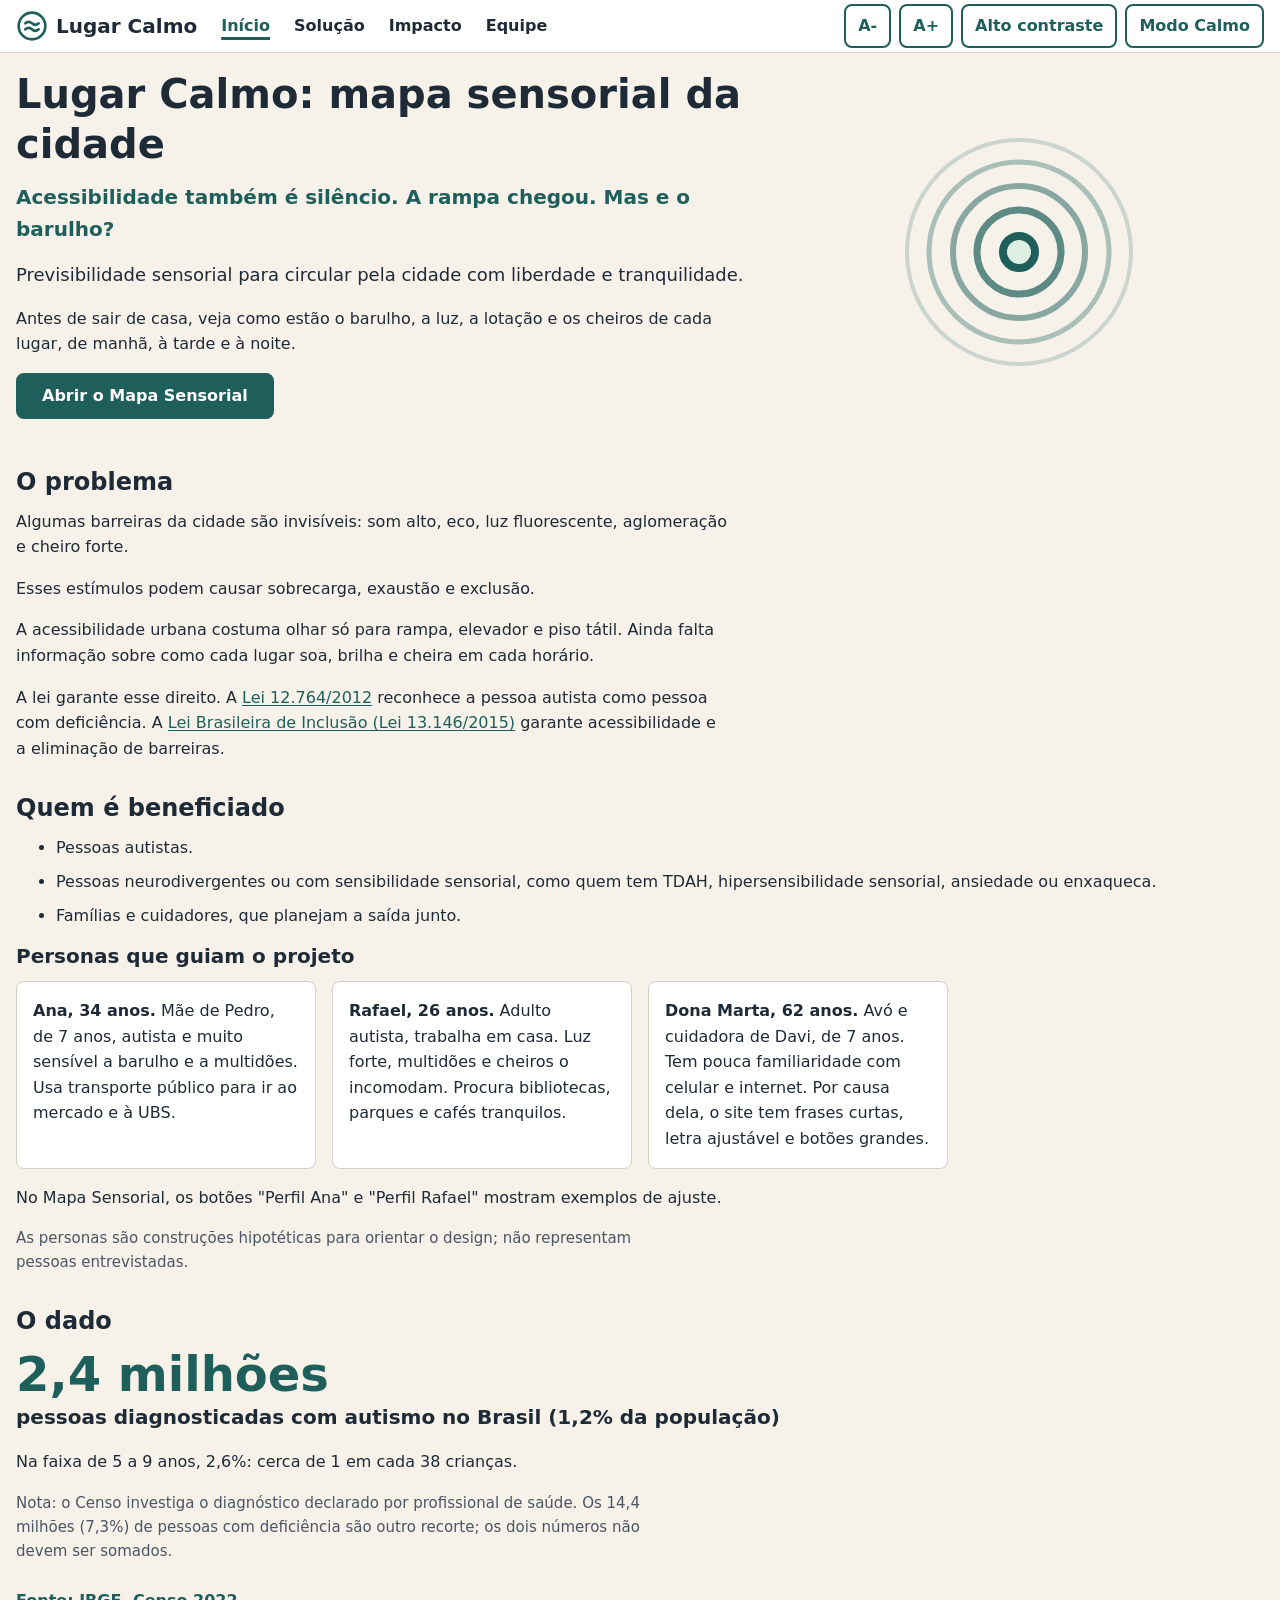
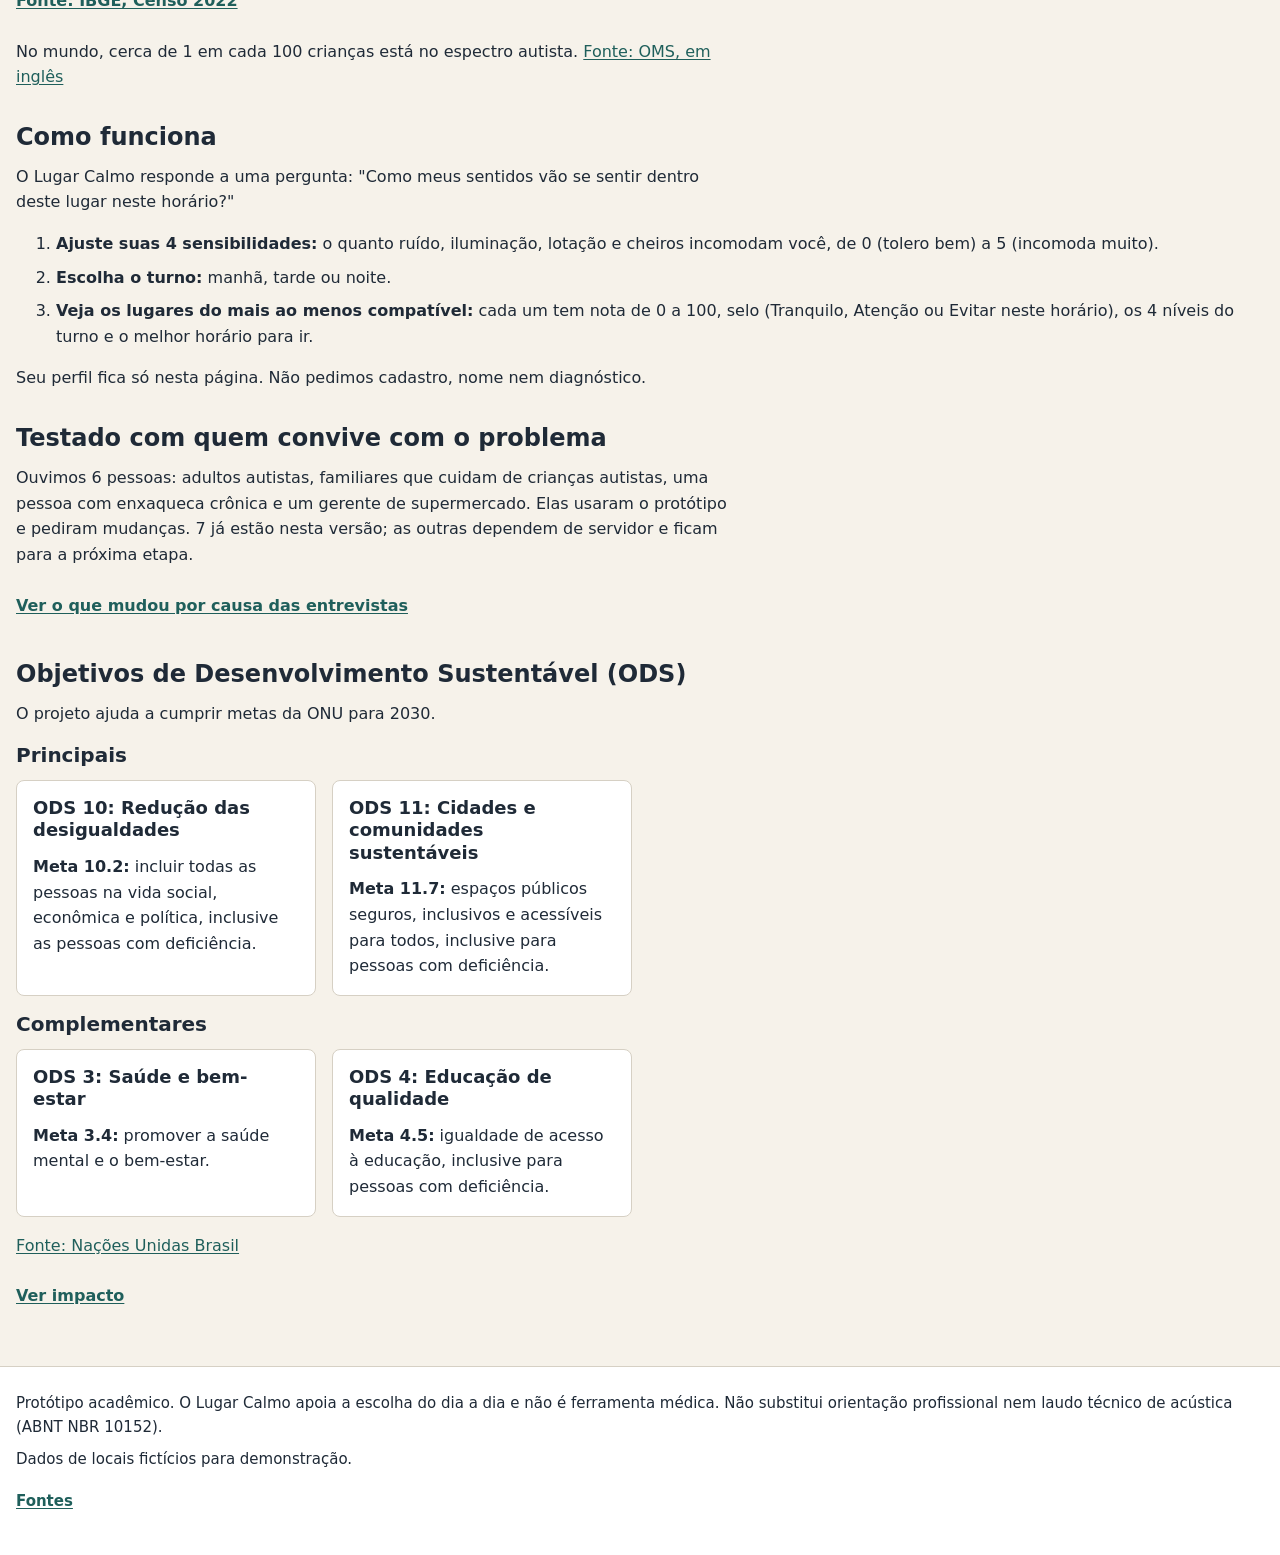
<file: index.html>
<!DOCTYPE html>
<html lang="pt-BR">
<head>
  <meta charset="UTF-8">
  <meta name="viewport" content="width=device-width, initial-scale=1">
  <meta name="description" content="Lugar Calmo: veja como estão o barulho, a luz, a lotação e os cheiros de lugares da cidade em cada turno, com uma nota para o seu perfil sensorial.">
  <title>Início | Lugar Calmo</title>
  <link rel="icon" href="img/favicon.svg" type="image/svg+xml">
  <!-- Ordem fixa (8.1): base (variáveis) primeiro e temas por último, para que Modo Calmo e Alto Contraste sobrescrevam as variáveis. -->
  <link rel="stylesheet" href="css/base.css">
  <link rel="stylesheet" href="css/layout.css">
  <link rel="stylesheet" href="css/componentes.css">
  <link rel="stylesheet" href="css/temas.css">
  <!-- R2: script com defer e sem módulos, para abrir por duplo clique (file://). Aplica as preferências salvas (RF20). -->
  <script src="js/acessibilidade.js" defer></script>
</head>
<body>
  <!-- Atalho de teclado: pula o cabeçalho e vai direto ao conteúdo. -->
  <a class="pular-conteudo" href="#conteudo">Ir para o conteúdo</a>

  <!-- Cabeçalho idêntico nas 4 páginas (RF16); só o aria-current muda. -->
  <header class="cabecalho">
    <a class="marca" href="index.html"><img src="img/favicon.svg" alt="" width="32" height="32"> Lugar Calmo</a>
    <!-- Menu horizontal com 4 links, sempre visível, sem hambúrguer (R11). -->
    <nav aria-label="Navegação principal">
      <ul class="menu">
        <li><a href="index.html" aria-current="page">Início</a></li>
        <li><a href="solucao.html">Solução</a></li>
        <li><a href="impacto.html">Impacto</a></li>
        <li><a href="equipe.html">Equipe</a></li>
      </ul>
    </nav>
    <!-- Barra de acessibilidade (M5). O comportamento fica em js/acessibilidade.js (RF13, RF14, RF15).
         O aria-label de A-/A+ começa pelo texto visível para cumprir o WCAG 2.5.3 (Rótulo no Nome, RNF01). -->
    <div class="barra-acessibilidade" role="group" aria-label="Preferências de leitura">
      <button type="button" id="btn-fonte-menos" aria-label="A-: diminuir tamanho do texto">A-</button>
      <button type="button" id="btn-fonte-mais" aria-label="A+: aumentar tamanho do texto">A+</button>
      <button type="button" id="btn-contraste" aria-pressed="false">Alto contraste</button>
      <button type="button" id="btn-modo-calmo" aria-pressed="false">Modo Calmo</button>
    </div>
  </header>

  <!-- tabindex="-1" deixa o link "Ir para o conteúdo" mover o foco para cá. -->
  <main id="conteudo" tabindex="-1">

    <!-- 1. Hero (RF17): nome, slogan, proposta de valor e acesso ao mapa. -->
    <section class="hero" aria-labelledby="titulo-inicio">
      <div>
        <h1 id="titulo-inicio">Lugar Calmo: mapa sensorial da cidade</h1>
        <p class="slogan">Acessibilidade também é silêncio. A rampa chegou. Mas e o barulho?</p>
        <p class="proposta">Previsibilidade sensorial para circular pela cidade com liberdade e tranquilidade.</p>
        <p>Antes de sair de casa, veja como estão o barulho, a luz, a lotação e os cheiros de cada lugar, de manhã, à tarde e à noite.</p>
        <p><a class="btn-primario" href="solucao.html">Abrir o Mapa Sensorial</a></p>
      </div>
      <!-- Ilustração só decorativa: alt vazio; o Modo Calmo a esconde (classe .decorativo). -->
      <img class="decorativo hero-imagem" src="img/aneis-hero.svg" alt="" width="240" height="240">
    </section>

    <!-- 2. O problema: barreiras sensoriais que ninguém vê. -->
    <section class="secao" aria-labelledby="titulo-problema">
      <h2 id="titulo-problema">O problema</h2>
      <p>Algumas barreiras da cidade são invisíveis: som alto, eco, luz fluorescente, aglomeração e cheiro forte.</p>
      <p>Esses estímulos podem causar sobrecarga, exaustão e exclusão.</p>
      <p>A acessibilidade urbana costuma olhar só para rampa, elevador e piso tátil. Ainda falta informação sobre como cada lugar soa, brilha e cheira em cada horário.</p>
      <p>A lei garante esse direito. A <a href="https://www.planalto.gov.br/ccivil_03/_ato2011-2014/2012/lei/l12764.htm" target="_blank" rel="noopener noreferrer">Lei 12.764/2012<span class="visualmente-oculto"> (abre em nova aba)</span></a> reconhece a pessoa autista como pessoa com deficiência. A <a href="https://www.planalto.gov.br/ccivil_03/_ato2015-2018/2015/lei/l13146.htm" target="_blank" rel="noopener noreferrer">Lei Brasileira de Inclusão (Lei 13.146/2015)<span class="visualmente-oculto"> (abre em nova aba)</span></a> garante acessibilidade e a eliminação de barreiras.</p>
    </section>

    <!-- 3. Quem é beneficiado, com as personas e a nota obrigatória (1.1, K9). -->
    <section class="secao" aria-labelledby="titulo-beneficiados">
      <h2 id="titulo-beneficiados">Quem é beneficiado</h2>
      <ul class="lista-simples">
        <li>Pessoas autistas.</li>
        <li>Pessoas neurodivergentes ou com sensibilidade sensorial, como quem tem TDAH, hipersensibilidade sensorial, ansiedade ou enxaqueca.</li>
        <li>Famílias e cuidadores, que planejam a saída junto.</li>
      </ul>

      <h3>Personas que guiam o projeto</h3>
      <ul class="grade-cartoes">
        <li class="cartao">
          <p><strong>Ana, 34 anos.</strong> Mãe de Pedro, de 7 anos, autista e muito sensível a barulho e a multidões. Usa transporte público para ir ao mercado e à UBS.</p>
        </li>
        <li class="cartao">
          <p><strong>Rafael, 26 anos.</strong> Adulto autista, trabalha em casa. Luz forte, multidões e cheiros o incomodam. Procura bibliotecas, parques e cafés tranquilos.</p>
        </li>
        <li class="cartao">
          <p><strong>Dona Marta, 62 anos.</strong> Avó e cuidadora de Davi, de 7 anos. Tem pouca familiaridade com celular e internet. Por causa dela, o site tem frases curtas, letra ajustável e botões grandes.</p>
        </li>
      </ul>
      <p>No Mapa Sensorial, os botões "Perfil Ana" e "Perfil Rafael" mostram exemplos de ajuste.</p>
      <p class="observacao">As personas são construções hipotéticas para orientar o design; não representam pessoas entrevistadas.</p>
    </section>

    <!-- 4. O dado oficial, sempre com fonte clicável (RF17, 1.2). -->
    <section class="secao" aria-labelledby="titulo-dado">
      <h2 id="titulo-dado">O dado</h2>
      <p class="numero-grande">2,4 milhões</p>
      <p class="numero-legenda">pessoas diagnosticadas com autismo no Brasil (1,2% da população)</p>
      <p>Na faixa de 5 a 9 anos, 2,6%: cerca de 1 em cada 38 crianças.</p>
      <p class="observacao">Nota: o Censo investiga o diagnóstico declarado por profissional de saúde. Os 14,4 milhões (7,3%) de pessoas com deficiência são outro recorte; os dois números não devem ser somados.</p>
      <p><a class="link-destaque" href="https://agenciadenoticias.ibge.gov.br/agencia-noticias/2012-agencia-de-noticias/noticias/43464-censo-2022-identifica-2-4-milhoes-de-pessoas-diagnosticadas-com-autismo-no-brasil" target="_blank" rel="noopener noreferrer">Fonte: IBGE, Censo 2022<span class="visualmente-oculto"> (abre em nova aba)</span></a></p>
      <p>No mundo, cerca de 1 em cada 100 crianças está no espectro autista. <a href="https://www.who.int/news-room/fact-sheets/detail/autism-spectrum-disorders" target="_blank" rel="noopener noreferrer">Fonte: OMS, em inglês<span class="visualmente-oculto"> (abre em nova aba)</span></a></p>
    </section>

    <!-- 5. Como funciona: 3 passos em lista ordenada (8.2). -->
    <section class="secao" aria-labelledby="titulo-como-funciona">
      <h2 id="titulo-como-funciona">Como funciona</h2>
      <p>O Lugar Calmo responde a uma pergunta: "Como meus sentidos vão se sentir dentro deste lugar neste horário?"</p>
      <ol class="passos">
        <li><strong>Ajuste suas 4 sensibilidades:</strong> o quanto ruído, iluminação, lotação e cheiros incomodam você, de 0 (tolero bem) a 5 (incomoda muito).</li>
        <li><strong>Escolha o turno:</strong> manhã, tarde ou noite.</li>
        <li><strong>Veja os lugares do mais ao menos compatível:</strong> cada um tem nota de 0 a 100, selo (Tranquilo, Atenção ou Evitar neste horário), os 4 níveis do turno e o melhor horário para ir.</li>
      </ol>
      <p>Seu perfil fica só nesta página. Não pedimos cadastro, nome nem diagnóstico.</p>
    </section>

    <!-- 5b. Validação: resumo das entrevistas, com o detalhe na página Impacto (versão 2). -->
    <section class="secao" aria-labelledby="titulo-validado">
      <h2 id="titulo-validado">Testado com quem convive com o problema</h2>
      <p>Ouvimos 6 pessoas: adultos autistas, familiares que cuidam de crianças autistas, uma pessoa com enxaqueca crônica e um gerente de supermercado. Elas usaram o protótipo e pediram mudanças. 7 já estão nesta versão; as outras dependem de servidor e ficam para a próxima etapa.</p>
      <p><a class="link-destaque" href="impacto.html#validacao">Ver o que mudou por causa das entrevistas</a></p>
    </section>

    <!-- 6. ODS: 10 e 11 como principais, 3 e 4 como complementares (8.2). -->
    <section class="secao" aria-labelledby="titulo-ods">
      <h2 id="titulo-ods">Objetivos de Desenvolvimento Sustentável (ODS)</h2>
      <p>O projeto ajuda a cumprir metas da ONU para 2030.</p>

      <h3>Principais</h3>
      <ul class="grade-cartoes">
        <li class="cartao">
          <h4>ODS 10: Redução das desigualdades</h4>
          <p><strong>Meta 10.2:</strong> incluir todas as pessoas na vida social, econômica e política, inclusive as pessoas com deficiência.</p>
        </li>
        <li class="cartao">
          <h4>ODS 11: Cidades e comunidades sustentáveis</h4>
          <p><strong>Meta 11.7:</strong> espaços públicos seguros, inclusivos e acessíveis para todos, inclusive para pessoas com deficiência.</p>
        </li>
      </ul>

      <h3>Complementares</h3>
      <ul class="grade-cartoes">
        <li class="cartao">
          <h4>ODS 3: Saúde e bem-estar</h4>
          <p><strong>Meta 3.4:</strong> promover a saúde mental e o bem-estar.</p>
        </li>
        <li class="cartao">
          <h4>ODS 4: Educação de qualidade</h4>
          <p><strong>Meta 4.5:</strong> igualdade de acesso à educação, inclusive para pessoas com deficiência.</p>
        </li>
      </ul>
      <p><a href="https://brasil.un.org/pt-br/sdgs" target="_blank" rel="noopener noreferrer">Fonte: Nações Unidas Brasil<span class="visualmente-oculto"> (abre em nova aba)</span></a></p>
      <p><a class="link-destaque" href="impacto.html">Ver impacto</a></p>
    </section>
  </main>

  <!-- Rodapé idêntico nas 4 páginas: aviso fixo da RN14 e origem dos dados. -->
  <footer class="rodape">
    <p>Protótipo acadêmico. O Lugar Calmo apoia a escolha do dia a dia e não é ferramenta médica. Não substitui orientação profissional nem laudo técnico de acústica (ABNT NBR 10152).</p>
    <p>Dados de locais fictícios para demonstração.</p>
    <p><a href="equipe.html#fontes">Fontes</a></p>
  </footer>
</body>
</html>
</file>
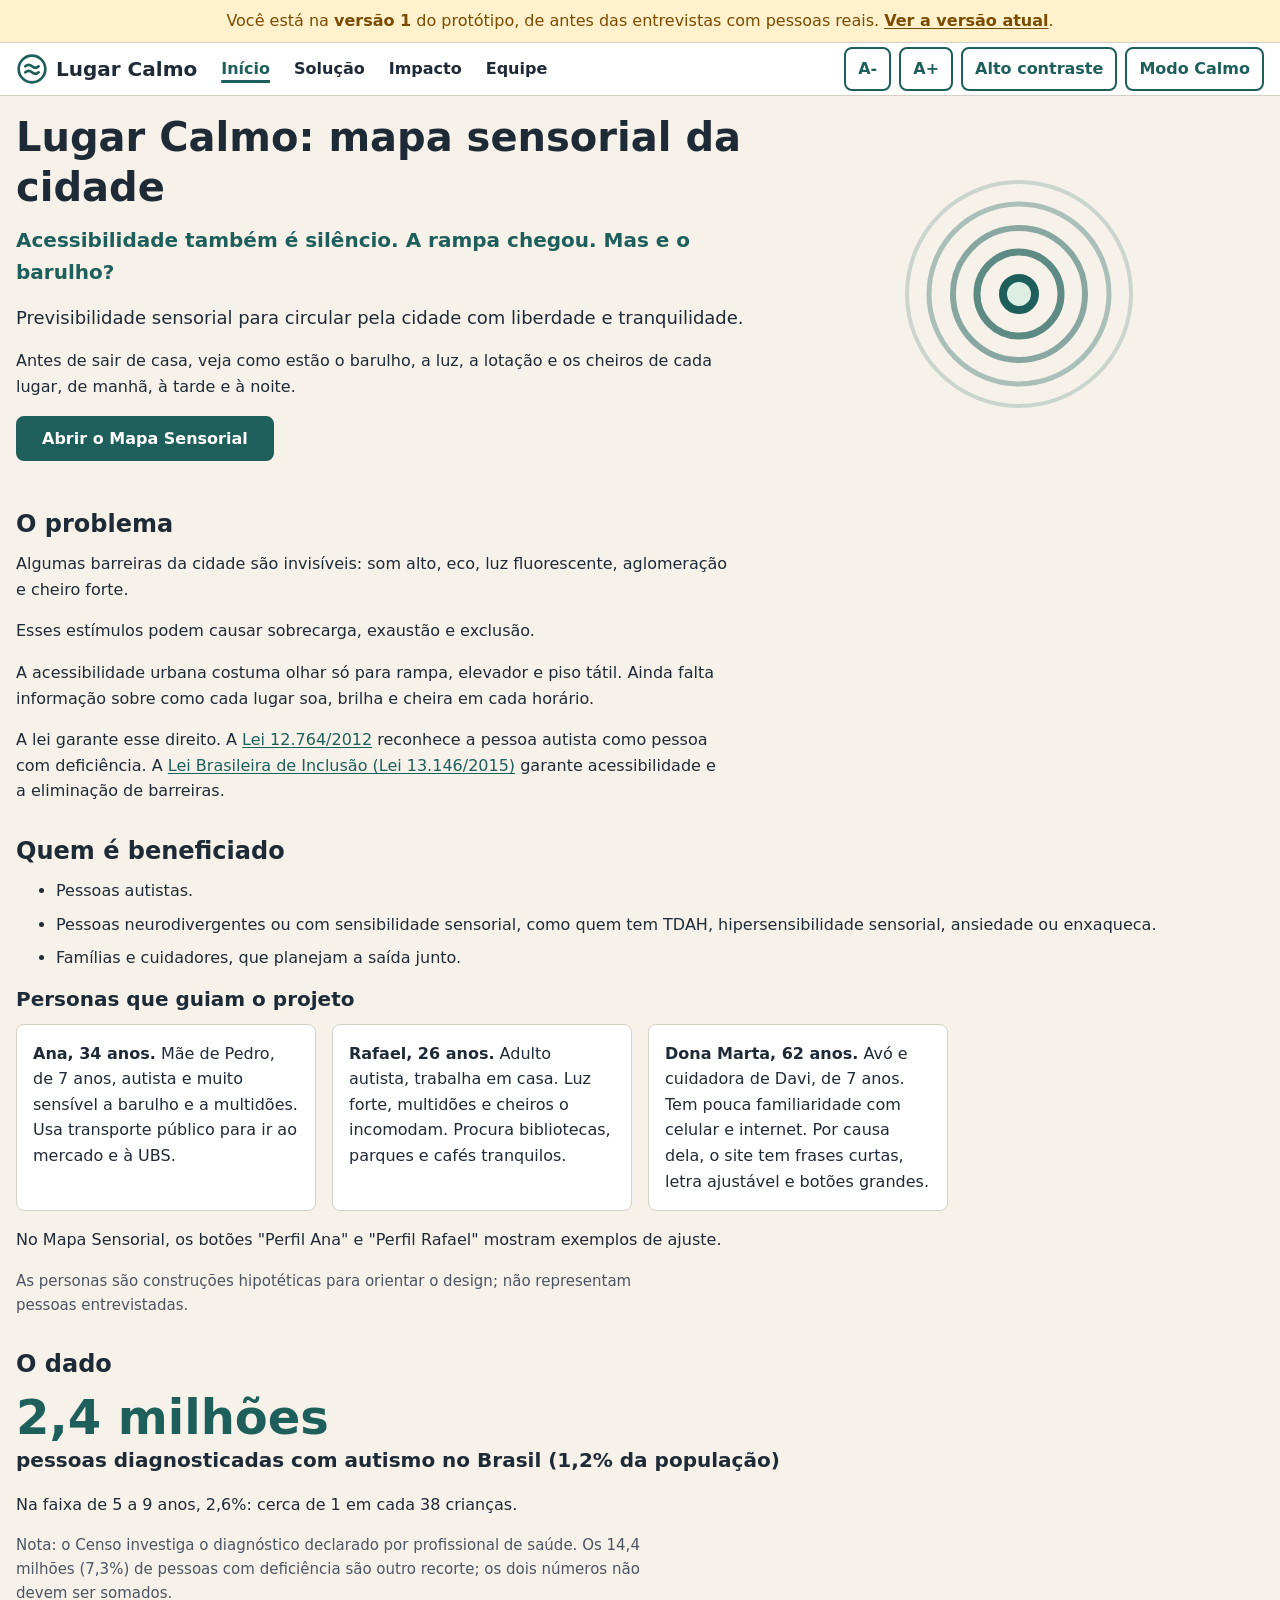
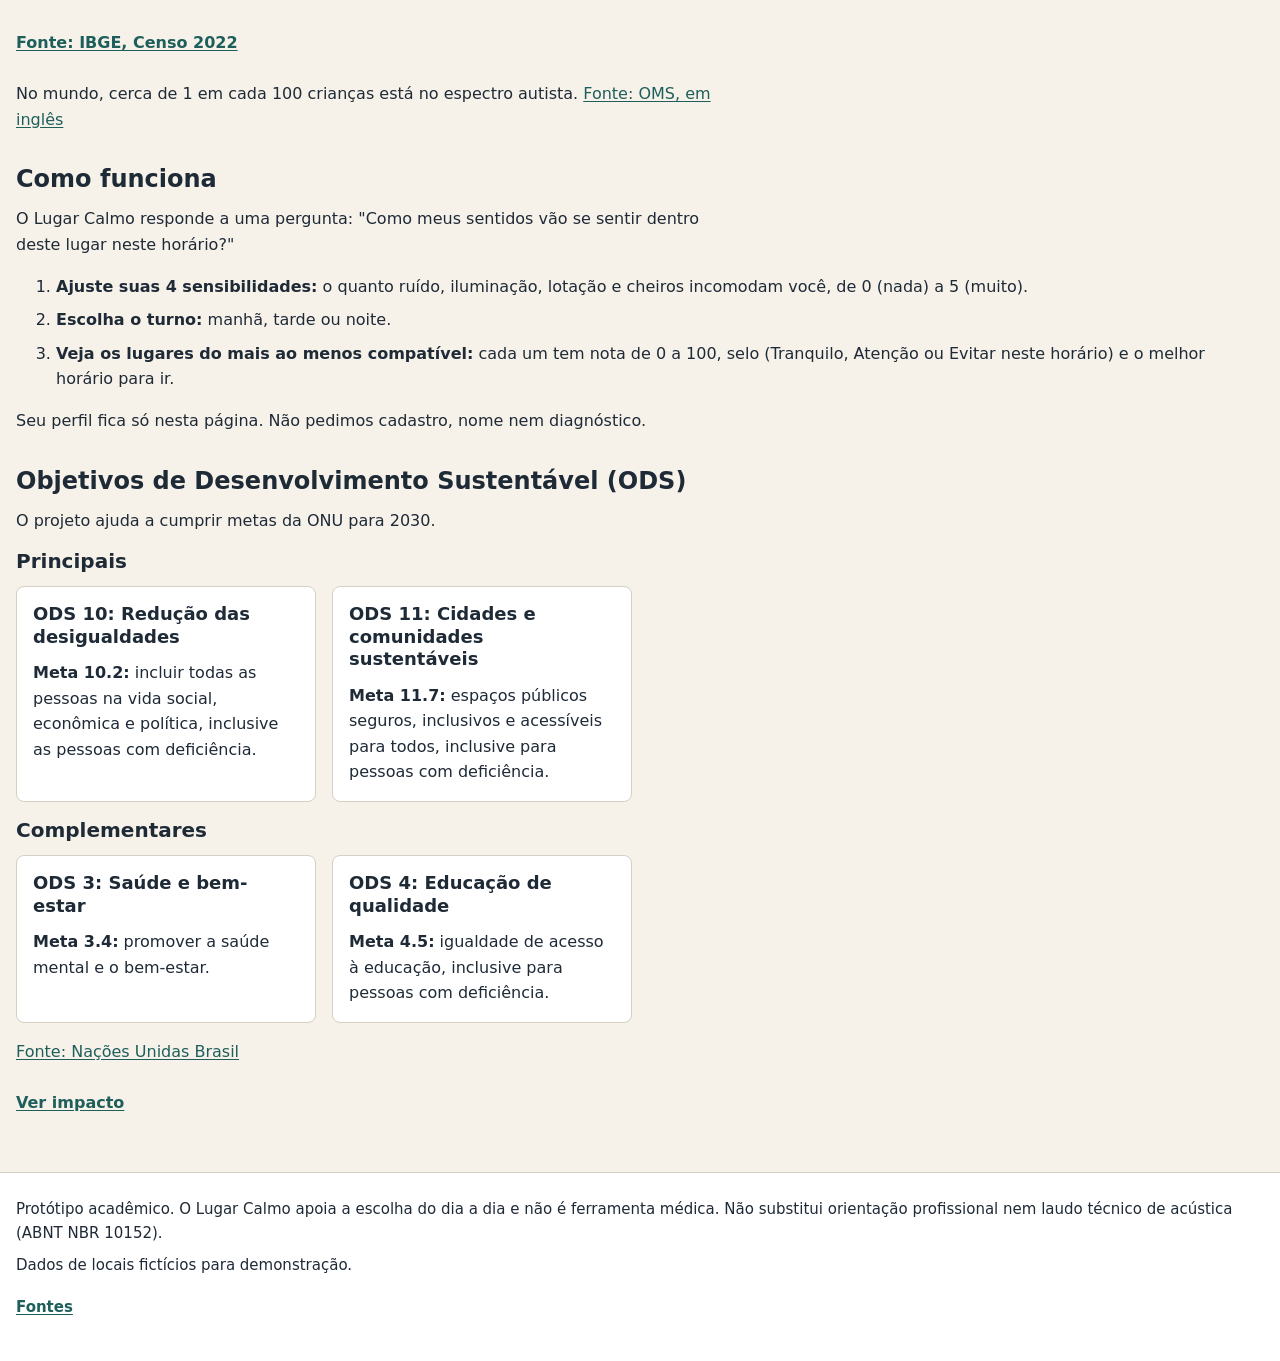
<file: v1/index.html>
<!DOCTYPE html>
<html lang="pt-BR">
<head>
  <meta charset="UTF-8">
  <meta name="viewport" content="width=device-width, initial-scale=1">
  <meta name="description" content="Lugar Calmo: veja como estão o barulho, a luz, a lotação e os cheiros de lugares da cidade em cada turno, com uma nota para o seu perfil sensorial.">
  <title>Início | Lugar Calmo (versão 1)</title>
  <link rel="icon" href="img/favicon.svg" type="image/svg+xml">
  <!-- Ordem fixa (8.1): base (variáveis) primeiro e temas por último, para que Modo Calmo e Alto Contraste sobrescrevam as variáveis. -->
  <link rel="stylesheet" href="css/base.css">
  <link rel="stylesheet" href="css/layout.css">
  <link rel="stylesheet" href="css/componentes.css">
  <link rel="stylesheet" href="css/temas.css">
  <!-- R2: script com defer e sem módulos, para abrir por duplo clique (file://). Aplica as preferências salvas (RF20). -->
  <script src="js/acessibilidade.js" defer></script>
</head>
<body>
  <!-- Cópia congelada da versão 1 (tag v1.0), mantida só para comparação com a versão atual. -->
  <p class="aviso-versao">Você está na <strong>versão 1</strong> do protótipo, de antes das entrevistas com pessoas reais. <a href="../index.html">Ver a versão atual</a>.</p>
  <!-- Atalho de teclado: pula o cabeçalho e vai direto ao conteúdo. -->
  <a class="pular-conteudo" href="#conteudo">Ir para o conteúdo</a>

  <!-- Cabeçalho idêntico nas 4 páginas (RF16); só o aria-current muda. -->
  <header class="cabecalho">
    <a class="marca" href="index.html"><img src="img/favicon.svg" alt="" width="32" height="32"> Lugar Calmo</a>
    <!-- Menu horizontal com 4 links, sempre visível, sem hambúrguer (R11). -->
    <nav aria-label="Navegação principal">
      <ul class="menu">
        <li><a href="index.html" aria-current="page">Início</a></li>
        <li><a href="solucao.html">Solução</a></li>
        <li><a href="impacto.html">Impacto</a></li>
        <li><a href="equipe.html">Equipe</a></li>
      </ul>
    </nav>
    <!-- Barra de acessibilidade (M5). O comportamento fica em js/acessibilidade.js (RF13, RF14, RF15).
         O aria-label de A-/A+ começa pelo texto visível para cumprir o WCAG 2.5.3 (Rótulo no Nome, RNF01). -->
    <div class="barra-acessibilidade" role="group" aria-label="Preferências de leitura">
      <button type="button" id="btn-fonte-menos" aria-label="A-: diminuir tamanho do texto">A-</button>
      <button type="button" id="btn-fonte-mais" aria-label="A+: aumentar tamanho do texto">A+</button>
      <button type="button" id="btn-contraste" aria-pressed="false">Alto contraste</button>
      <button type="button" id="btn-modo-calmo" aria-pressed="false">Modo Calmo</button>
    </div>
  </header>

  <!-- tabindex="-1" deixa o link "Ir para o conteúdo" mover o foco para cá. -->
  <main id="conteudo" tabindex="-1">

    <!-- 1. Hero (RF17): nome, slogan, proposta de valor e acesso ao mapa. -->
    <section class="hero" aria-labelledby="titulo-inicio">
      <div>
        <h1 id="titulo-inicio">Lugar Calmo: mapa sensorial da cidade</h1>
        <p class="slogan">Acessibilidade também é silêncio. A rampa chegou. Mas e o barulho?</p>
        <p class="proposta">Previsibilidade sensorial para circular pela cidade com liberdade e tranquilidade.</p>
        <p>Antes de sair de casa, veja como estão o barulho, a luz, a lotação e os cheiros de cada lugar, de manhã, à tarde e à noite.</p>
        <p><a class="btn-primario" href="solucao.html">Abrir o Mapa Sensorial</a></p>
      </div>
      <!-- Ilustração só decorativa: alt vazio; o Modo Calmo a esconde (classe .decorativo). -->
      <img class="decorativo hero-imagem" src="img/aneis-hero.svg" alt="" width="240" height="240">
    </section>

    <!-- 2. O problema: barreiras sensoriais que ninguém vê. -->
    <section class="secao" aria-labelledby="titulo-problema">
      <h2 id="titulo-problema">O problema</h2>
      <p>Algumas barreiras da cidade são invisíveis: som alto, eco, luz fluorescente, aglomeração e cheiro forte.</p>
      <p>Esses estímulos podem causar sobrecarga, exaustão e exclusão.</p>
      <p>A acessibilidade urbana costuma olhar só para rampa, elevador e piso tátil. Ainda falta informação sobre como cada lugar soa, brilha e cheira em cada horário.</p>
      <p>A lei garante esse direito. A <a href="https://www.planalto.gov.br/ccivil_03/_ato2011-2014/2012/lei/l12764.htm" target="_blank" rel="noopener noreferrer">Lei 12.764/2012<span class="visualmente-oculto"> (abre em nova aba)</span></a> reconhece a pessoa autista como pessoa com deficiência. A <a href="https://www.planalto.gov.br/ccivil_03/_ato2015-2018/2015/lei/l13146.htm" target="_blank" rel="noopener noreferrer">Lei Brasileira de Inclusão (Lei 13.146/2015)<span class="visualmente-oculto"> (abre em nova aba)</span></a> garante acessibilidade e a eliminação de barreiras.</p>
    </section>

    <!-- 3. Quem é beneficiado, com as personas e a nota obrigatória (1.1, K9). -->
    <section class="secao" aria-labelledby="titulo-beneficiados">
      <h2 id="titulo-beneficiados">Quem é beneficiado</h2>
      <ul class="lista-simples">
        <li>Pessoas autistas.</li>
        <li>Pessoas neurodivergentes ou com sensibilidade sensorial, como quem tem TDAH, hipersensibilidade sensorial, ansiedade ou enxaqueca.</li>
        <li>Famílias e cuidadores, que planejam a saída junto.</li>
      </ul>

      <h3>Personas que guiam o projeto</h3>
      <ul class="grade-cartoes">
        <li class="cartao">
          <p><strong>Ana, 34 anos.</strong> Mãe de Pedro, de 7 anos, autista e muito sensível a barulho e a multidões. Usa transporte público para ir ao mercado e à UBS.</p>
        </li>
        <li class="cartao">
          <p><strong>Rafael, 26 anos.</strong> Adulto autista, trabalha em casa. Luz forte, multidões e cheiros o incomodam. Procura bibliotecas, parques e cafés tranquilos.</p>
        </li>
        <li class="cartao">
          <p><strong>Dona Marta, 62 anos.</strong> Avó e cuidadora de Davi, de 7 anos. Tem pouca familiaridade com celular e internet. Por causa dela, o site tem frases curtas, letra ajustável e botões grandes.</p>
        </li>
      </ul>
      <p>No Mapa Sensorial, os botões "Perfil Ana" e "Perfil Rafael" mostram exemplos de ajuste.</p>
      <p class="observacao">As personas são construções hipotéticas para orientar o design; não representam pessoas entrevistadas.</p>
    </section>

    <!-- 4. O dado oficial, sempre com fonte clicável (RF17, 1.2). -->
    <section class="secao" aria-labelledby="titulo-dado">
      <h2 id="titulo-dado">O dado</h2>
      <p class="numero-grande">2,4 milhões</p>
      <p class="numero-legenda">pessoas diagnosticadas com autismo no Brasil (1,2% da população)</p>
      <p>Na faixa de 5 a 9 anos, 2,6%: cerca de 1 em cada 38 crianças.</p>
      <p class="observacao">Nota: o Censo investiga o diagnóstico declarado por profissional de saúde. Os 14,4 milhões (7,3%) de pessoas com deficiência são outro recorte; os dois números não devem ser somados.</p>
      <p><a class="link-destaque" href="https://agenciadenoticias.ibge.gov.br/agencia-noticias/2012-agencia-de-noticias/noticias/43464-censo-2022-identifica-2-4-milhoes-de-pessoas-diagnosticadas-com-autismo-no-brasil" target="_blank" rel="noopener noreferrer">Fonte: IBGE, Censo 2022<span class="visualmente-oculto"> (abre em nova aba)</span></a></p>
      <p>No mundo, cerca de 1 em cada 100 crianças está no espectro autista. <a href="https://www.who.int/news-room/fact-sheets/detail/autism-spectrum-disorders" target="_blank" rel="noopener noreferrer">Fonte: OMS, em inglês<span class="visualmente-oculto"> (abre em nova aba)</span></a></p>
    </section>

    <!-- 5. Como funciona: 3 passos em lista ordenada (8.2). -->
    <section class="secao" aria-labelledby="titulo-como-funciona">
      <h2 id="titulo-como-funciona">Como funciona</h2>
      <p>O Lugar Calmo responde a uma pergunta: "Como meus sentidos vão se sentir dentro deste lugar neste horário?"</p>
      <ol class="passos">
        <li><strong>Ajuste suas 4 sensibilidades:</strong> o quanto ruído, iluminação, lotação e cheiros incomodam você, de 0 (nada) a 5 (muito).</li>
        <li><strong>Escolha o turno:</strong> manhã, tarde ou noite.</li>
        <li><strong>Veja os lugares do mais ao menos compatível:</strong> cada um tem nota de 0 a 100, selo (Tranquilo, Atenção ou Evitar neste horário) e o melhor horário para ir.</li>
      </ol>
      <p>Seu perfil fica só nesta página. Não pedimos cadastro, nome nem diagnóstico.</p>
    </section>

    <!-- 6. ODS: 10 e 11 como principais, 3 e 4 como complementares (8.2). -->
    <section class="secao" aria-labelledby="titulo-ods">
      <h2 id="titulo-ods">Objetivos de Desenvolvimento Sustentável (ODS)</h2>
      <p>O projeto ajuda a cumprir metas da ONU para 2030.</p>

      <h3>Principais</h3>
      <ul class="grade-cartoes">
        <li class="cartao">
          <h4>ODS 10: Redução das desigualdades</h4>
          <p><strong>Meta 10.2:</strong> incluir todas as pessoas na vida social, econômica e política, inclusive as pessoas com deficiência.</p>
        </li>
        <li class="cartao">
          <h4>ODS 11: Cidades e comunidades sustentáveis</h4>
          <p><strong>Meta 11.7:</strong> espaços públicos seguros, inclusivos e acessíveis para todos, inclusive para pessoas com deficiência.</p>
        </li>
      </ul>

      <h3>Complementares</h3>
      <ul class="grade-cartoes">
        <li class="cartao">
          <h4>ODS 3: Saúde e bem-estar</h4>
          <p><strong>Meta 3.4:</strong> promover a saúde mental e o bem-estar.</p>
        </li>
        <li class="cartao">
          <h4>ODS 4: Educação de qualidade</h4>
          <p><strong>Meta 4.5:</strong> igualdade de acesso à educação, inclusive para pessoas com deficiência.</p>
        </li>
      </ul>
      <p><a href="https://brasil.un.org/pt-br/sdgs" target="_blank" rel="noopener noreferrer">Fonte: Nações Unidas Brasil<span class="visualmente-oculto"> (abre em nova aba)</span></a></p>
      <p><a class="link-destaque" href="impacto.html">Ver impacto</a></p>
    </section>
  </main>

  <!-- Rodapé idêntico nas 4 páginas: aviso fixo da RN14 e origem dos dados. -->
  <footer class="rodape">
    <p>Protótipo acadêmico. O Lugar Calmo apoia a escolha do dia a dia e não é ferramenta médica. Não substitui orientação profissional nem laudo técnico de acústica (ABNT NBR 10152).</p>
    <p>Dados de locais fictícios para demonstração.</p>
    <p><a href="equipe.html#fontes">Fontes</a></p>
  </footer>
</body>
</html>
</file>
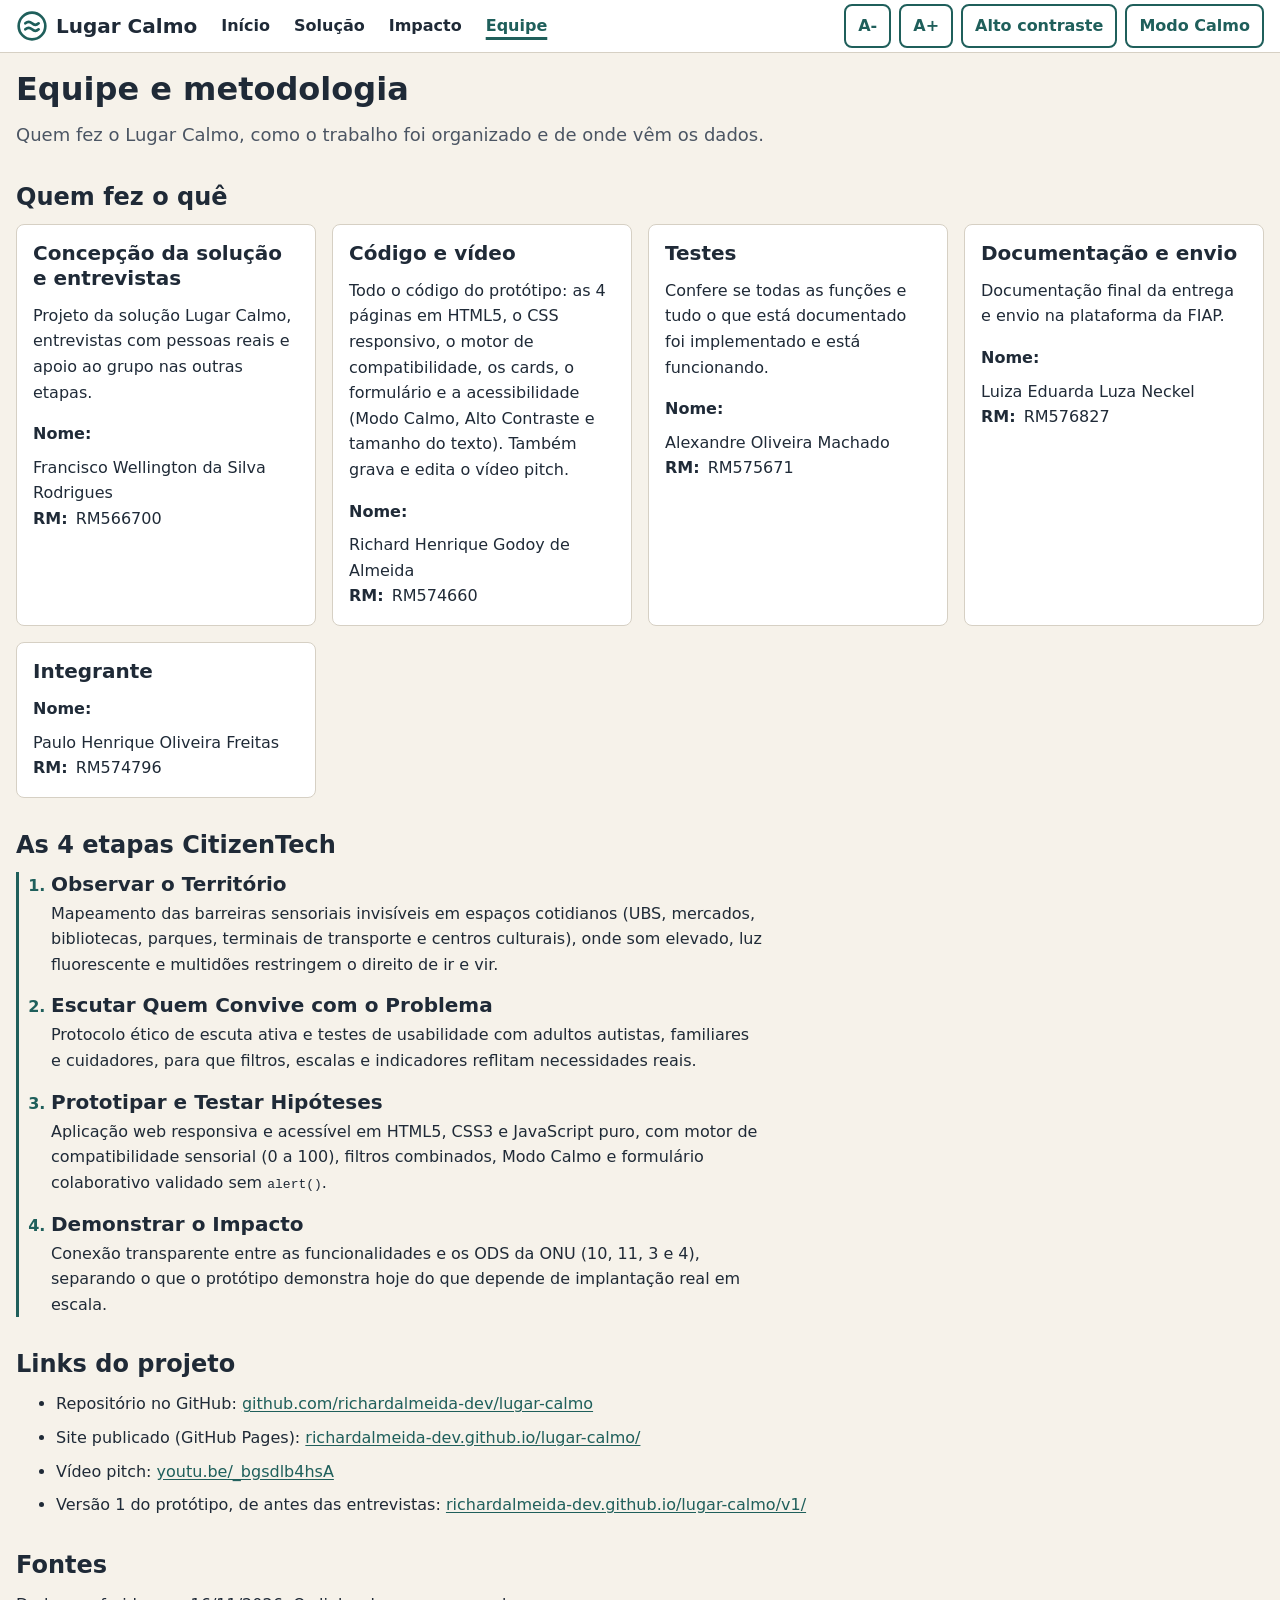
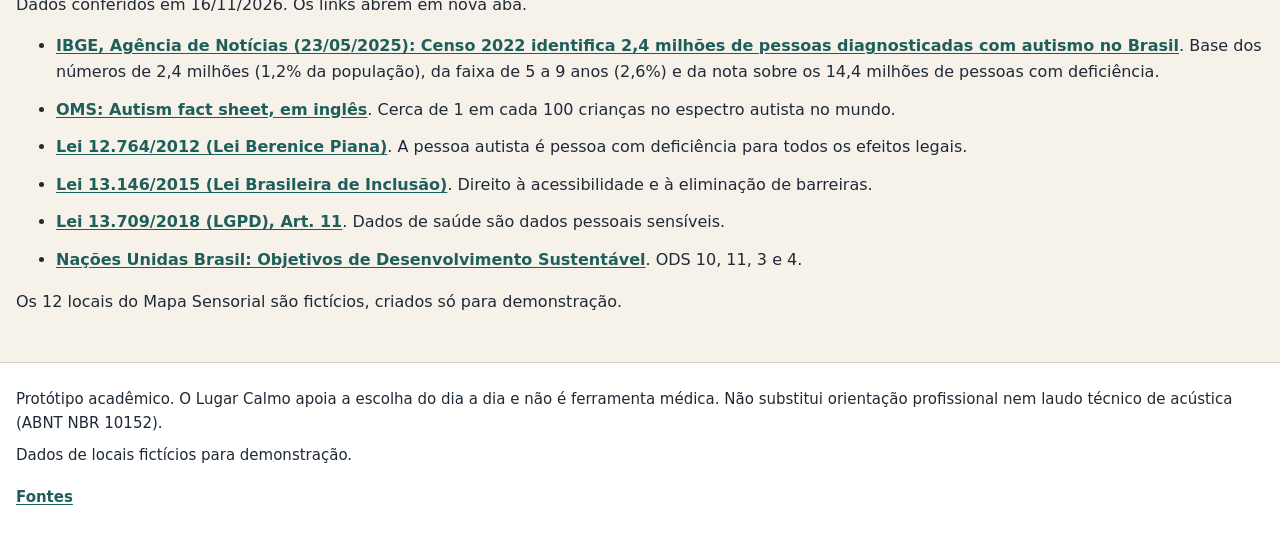
<file: equipe.html>
<!DOCTYPE html>
<html lang="pt-BR">
<head>
  <meta charset="UTF-8">
  <meta name="viewport" content="width=device-width, initial-scale=1">
  <meta name="description" content="Equipe e metodologia do Lugar Calmo: quem fez o quê, as 4 etapas CitizenTech, links do projeto e fontes oficiais.">
  <title>Equipe | Lugar Calmo</title>
  <link rel="icon" href="img/favicon.svg" type="image/svg+xml">
  <!-- Ordem fixa (8.1): base (variáveis) primeiro e temas por último, para que Modo Calmo e Alto Contraste sobrescrevam as variáveis. -->
  <link rel="stylesheet" href="css/base.css">
  <link rel="stylesheet" href="css/layout.css">
  <link rel="stylesheet" href="css/componentes.css">
  <link rel="stylesheet" href="css/temas.css">
  <!-- R2: script com defer e sem módulos, para abrir por duplo clique (file://). Aplica as preferências salvas (RF20). -->
  <script src="js/acessibilidade.js" defer></script>
</head>
<body>
  <!-- Atalho de teclado: pula o cabeçalho e vai direto ao conteúdo. -->
  <a class="pular-conteudo" href="#conteudo">Ir para o conteúdo</a>

  <!-- Cabeçalho idêntico nas 4 páginas (RF16); só o aria-current muda. -->
  <header class="cabecalho">
    <a class="marca" href="index.html"><img src="img/favicon.svg" alt="" width="32" height="32"> Lugar Calmo</a>
    <!-- Menu horizontal com 4 links, sempre visível, sem hambúrguer (R11). -->
    <nav aria-label="Navegação principal">
      <ul class="menu">
        <li><a href="index.html">Início</a></li>
        <li><a href="solucao.html">Solução</a></li>
        <li><a href="impacto.html">Impacto</a></li>
        <li><a href="equipe.html" aria-current="page">Equipe</a></li>
      </ul>
    </nav>
    <!-- Barra de acessibilidade (M5). O comportamento fica em js/acessibilidade.js (RF13, RF14, RF15).
         O aria-label de A-/A+ começa pelo texto visível para cumprir o WCAG 2.5.3 (Rótulo no Nome, RNF01). -->
    <div class="barra-acessibilidade" role="group" aria-label="Preferências de leitura">
      <button type="button" id="btn-fonte-menos" aria-label="A-: diminuir tamanho do texto">A-</button>
      <button type="button" id="btn-fonte-mais" aria-label="A+: aumentar tamanho do texto">A+</button>
      <button type="button" id="btn-contraste" aria-pressed="false">Alto contraste</button>
      <button type="button" id="btn-modo-calmo" aria-pressed="false">Modo Calmo</button>
    </div>
  </header>

  <!-- tabindex="-1" deixa o link "Ir para o conteúdo" mover o foco para cá. -->
  <main id="conteudo" tabindex="-1">
    <h1>Equipe e metodologia</h1>
    <p class="introducao">Quem fez o Lugar Calmo, como o trabalho foi organizado e de onde vêm os dados.</p>

    <!-- 1. Quem fez o quê: divisão de tarefas combinada pelo grupo. -->
    <section class="secao" aria-labelledby="titulo-papeis">
      <h2 id="titulo-papeis">Quem fez o quê</h2>
      <ul class="grade-cartoes">
        <li class="cartao">
          <h3>Concepção da solução e entrevistas</h3>
          <p>Projeto da solução Lugar Calmo, entrevistas com pessoas reais e apoio ao grupo nas outras etapas.</p>
          <dl class="dados-integrante">
            <div><dt>Nome:</dt><dd>Francisco Wellington da Silva Rodrigues</dd></div>
            <div><dt>RM:</dt><dd>RM566700</dd></div>
          </dl>
        </li>
        <li class="cartao">
          <h3>Código e vídeo</h3>
          <p>Todo o código do protótipo: as 4 páginas em HTML5, o CSS responsivo, o motor de compatibilidade, os cards, o formulário e a acessibilidade (Modo Calmo, Alto Contraste e tamanho do texto). Também grava e edita o vídeo pitch.</p>
          <dl class="dados-integrante">
            <div><dt>Nome:</dt><dd>Richard Henrique Godoy de Almeida</dd></div>
            <div><dt>RM:</dt><dd>RM574660</dd></div>
          </dl>
        </li>
        <li class="cartao">
          <h3>Testes</h3>
          <p>Confere se todas as funções e tudo o que está documentado foi implementado e está funcionando.</p>
          <dl class="dados-integrante">
            <div><dt>Nome:</dt><dd>Alexandre Oliveira Machado</dd></div>
            <div><dt>RM:</dt><dd>RM575671</dd></div>
          </dl>
        </li>
        <li class="cartao">
          <h3>Documentação e envio</h3>
          <p>Documentação final da entrega e envio na plataforma da FIAP.</p>
          <dl class="dados-integrante">
            <div><dt>Nome:</dt><dd>Luiza Eduarda Luza Neckel</dd></div>
            <div><dt>RM:</dt><dd>RM576827</dd></div>
          </dl>
        </li>
        <li class="cartao">
          <h3>Integrante</h3>
          <dl class="dados-integrante">
            <div><dt>Nome:</dt><dd>Paulo Henrique Oliveira Freitas</dd></div>
            <div><dt>RM:</dt><dd>RM574796</dd></div>
          </dl>
        </li>
      </ul>
    </section>

    <!-- 2. As 4 etapas CitizenTech em linha do tempo.
         Texto oficial da Parte 1.1 do documento mestre, copiado sem alterações; por isso a marca de conferência (K9) saiu. -->
    <section class="secao" aria-labelledby="titulo-etapas">
      <h2 id="titulo-etapas">As 4 etapas CitizenTech</h2>
      <ol class="linha-do-tempo">
        <li>
          <h3>Observar o Território</h3>
          <p>Mapeamento das barreiras sensoriais invisíveis em espaços cotidianos (UBS, mercados, bibliotecas, parques, terminais de transporte e centros culturais), onde som elevado, luz fluorescente e multidões restringem o direito de ir e vir.</p>
        </li>
        <li>
          <h3>Escutar Quem Convive com o Problema</h3>
          <p>Protocolo ético de escuta ativa e testes de usabilidade com adultos autistas, familiares e cuidadores, para que filtros, escalas e indicadores reflitam necessidades reais.</p>
        </li>
        <li>
          <h3>Prototipar e Testar Hipóteses</h3>
          <!-- O parêntese de abertura vai como entidade (&#40;): o navegador mostra o nome da função com parênteses,
               mas o verificador, que lê o texto puro do HTML, não confunde esta menção com uma chamada proibida. -->
          <p>Aplicação web responsiva e acessível em HTML5, CSS3 e JavaScript puro, com motor de compatibilidade sensorial (0 a 100), filtros combinados, Modo Calmo e formulário colaborativo validado sem <code>alert&#40;)</code>.</p>
        </li>
        <li>
          <h3>Demonstrar o Impacto</h3>
          <p>Conexão transparente entre as funcionalidades e os ODS da ONU (10, 11, 3 e 4), separando o que o protótipo demonstra hoje do que depende de implantação real em escala.</p>
        </li>
      </ol>
    </section>

    <!-- 3. Links do projeto. -->
    <section class="secao" aria-labelledby="titulo-links">
      <h2 id="titulo-links">Links do projeto</h2>
      <ul class="lista-simples">
        <li>Repositório no GitHub: <a href="https://github.com/richardalmeida-dev/lugar-calmo" target="_blank" rel="noopener noreferrer">github.com/richardalmeida-dev/lugar-calmo<span class="visualmente-oculto"> (abre em nova aba)</span></a></li>
        <li>Site publicado (GitHub Pages): <a href="https://richardalmeida-dev.github.io/lugar-calmo/" target="_blank" rel="noopener noreferrer">richardalmeida-dev.github.io/lugar-calmo/<span class="visualmente-oculto"> (abre em nova aba)</span></a></li>
        <li>Vídeo pitch: <a href="https://youtu.be/_bgsdlb4hsA?is=59bjHY5lfsKy66_w" target="_blank" rel="noopener noreferrer">youtu.be/_bgsdlb4hsA<span class="visualmente-oculto"> (abre em nova aba)</span></a></li>
        <li>Versão 1 do protótipo, de antes das entrevistas: <a href="https://richardalmeida-dev.github.io/lugar-calmo/v1/" target="_blank" rel="noopener noreferrer">richardalmeida-dev.github.io/lugar-calmo/v1/<span class="visualmente-oculto"> (abre em nova aba)</span></a></li>
      </ul>
    </section>

    <!-- 4. Fontes (1.2): todo dado do site aponta para cá pelo link "Fontes" do rodapé. Nenhum dado sem fonte aberta. -->
    <section class="secao" id="fontes" aria-labelledby="titulo-fontes">
      <h2 id="titulo-fontes">Fontes</h2>
      <p>Dados conferidos em 16/11/2026. Os links abrem em nova aba.</p>
      <ul class="lista-fontes">
        <li><a href="https://agenciadenoticias.ibge.gov.br/agencia-noticias/2012-agencia-de-noticias/noticias/43464-censo-2022-identifica-2-4-milhoes-de-pessoas-diagnosticadas-com-autismo-no-brasil" target="_blank" rel="noopener noreferrer">IBGE, Agência de Notícias (23/05/2025): Censo 2022 identifica 2,4 milhões de pessoas diagnosticadas com autismo no Brasil<span class="visualmente-oculto"> (abre em nova aba)</span></a>. Base dos números de 2,4 milhões (1,2% da população), da faixa de 5 a 9 anos (2,6%) e da nota sobre os 14,4 milhões de pessoas com deficiência.</li>
        <li><a href="https://www.who.int/news-room/fact-sheets/detail/autism-spectrum-disorders" target="_blank" rel="noopener noreferrer">OMS: Autism fact sheet, em inglês<span class="visualmente-oculto"> (abre em nova aba)</span></a>. Cerca de 1 em cada 100 crianças no espectro autista no mundo.</li>
        <li><a href="https://www.planalto.gov.br/ccivil_03/_ato2011-2014/2012/lei/l12764.htm" target="_blank" rel="noopener noreferrer">Lei 12.764/2012 (Lei Berenice Piana)<span class="visualmente-oculto"> (abre em nova aba)</span></a>. A pessoa autista é pessoa com deficiência para todos os efeitos legais.</li>
        <li><a href="https://www.planalto.gov.br/ccivil_03/_ato2015-2018/2015/lei/l13146.htm" target="_blank" rel="noopener noreferrer">Lei 13.146/2015 (Lei Brasileira de Inclusão)<span class="visualmente-oculto"> (abre em nova aba)</span></a>. Direito à acessibilidade e à eliminação de barreiras.</li>
        <li><a href="https://www.planalto.gov.br/ccivil_03/_ato2015-2018/2018/lei/l13709.htm" target="_blank" rel="noopener noreferrer">Lei 13.709/2018 (LGPD), Art. 11<span class="visualmente-oculto"> (abre em nova aba)</span></a>. Dados de saúde são dados pessoais sensíveis.</li>
        <li><a href="https://brasil.un.org/pt-br/sdgs" target="_blank" rel="noopener noreferrer">Nações Unidas Brasil: Objetivos de Desenvolvimento Sustentável<span class="visualmente-oculto"> (abre em nova aba)</span></a>. ODS 10, 11, 3 e 4.</li>
      </ul>
      <p>Os 12 locais do Mapa Sensorial são fictícios, criados só para demonstração.</p>
    </section>

  </main>

  <!-- Rodapé idêntico nas 4 páginas: aviso fixo da RN14 e origem dos dados. -->
  <footer class="rodape">
    <p>Protótipo acadêmico. O Lugar Calmo apoia a escolha do dia a dia e não é ferramenta médica. Não substitui orientação profissional nem laudo técnico de acústica (ABNT NBR 10152).</p>
    <p>Dados de locais fictícios para demonstração.</p>
    <p><a href="equipe.html#fontes">Fontes</a></p>
  </footer>
</body>
</html>
</file>
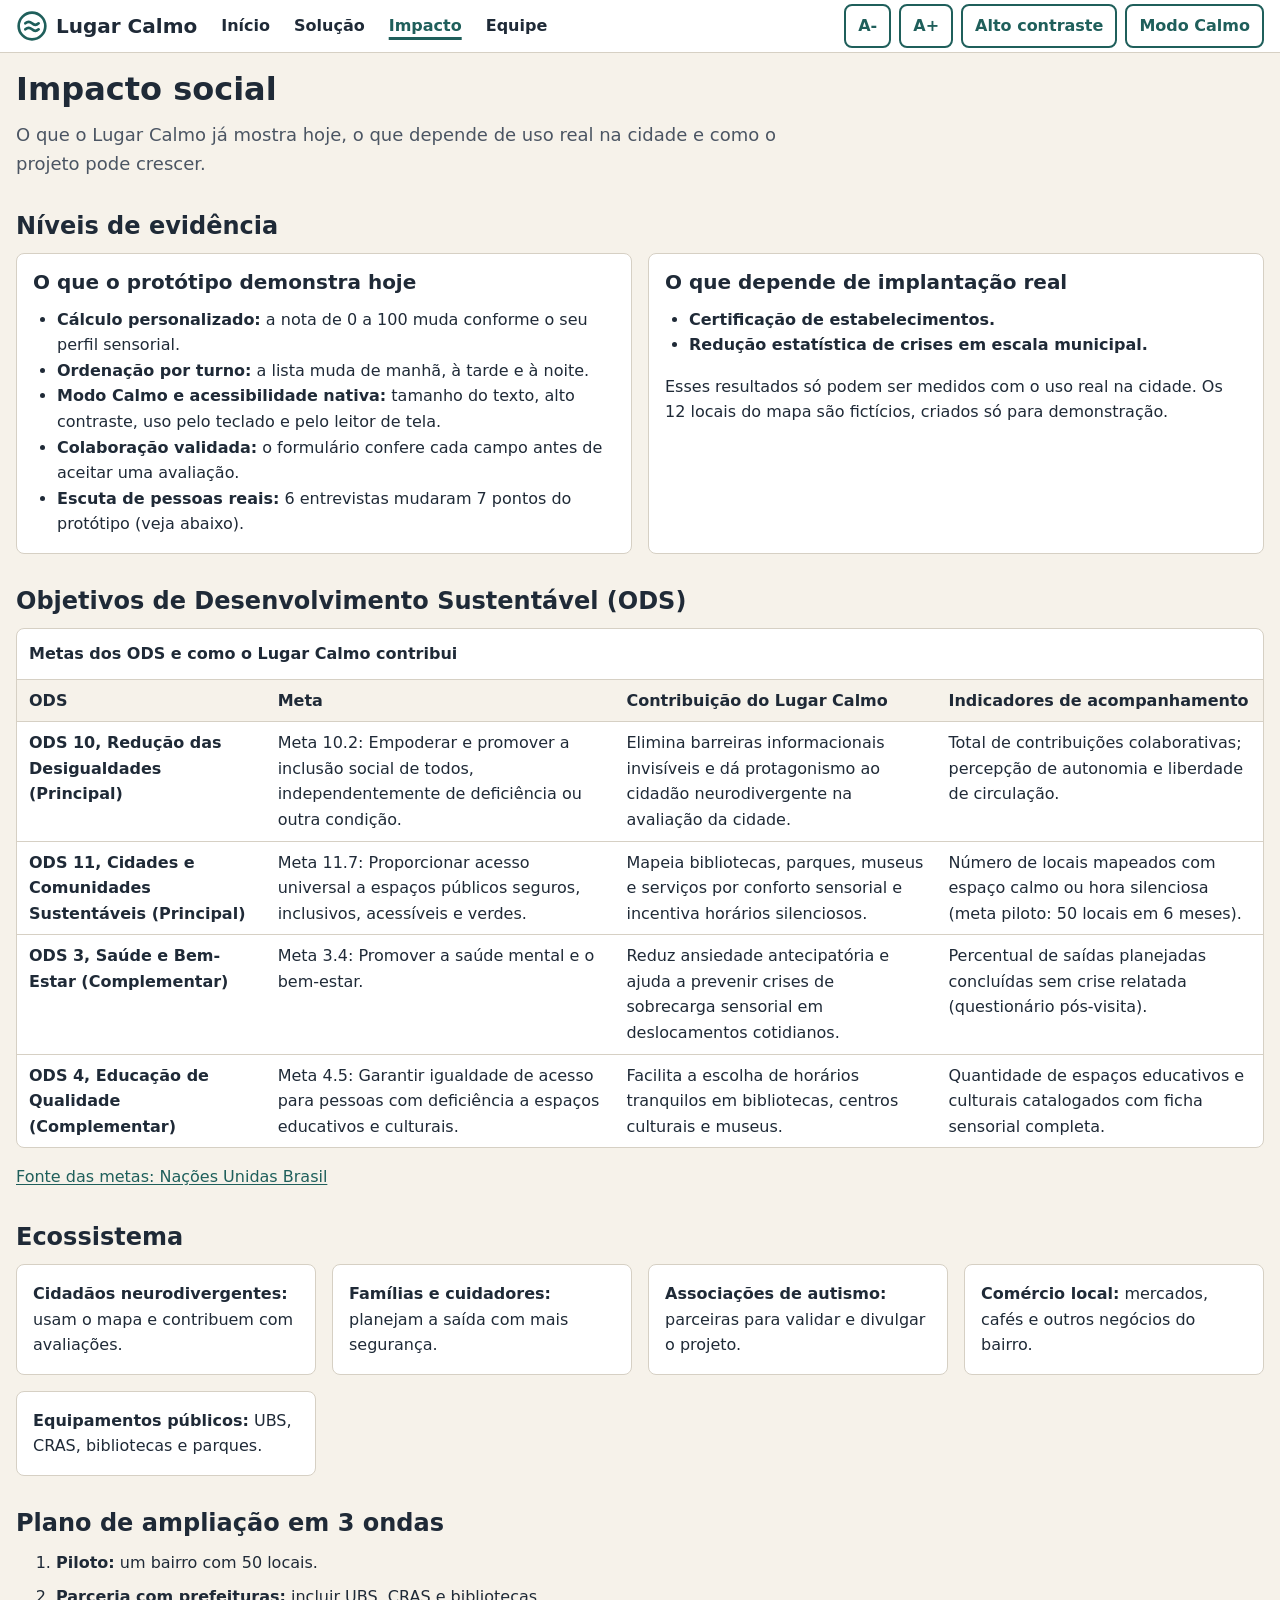
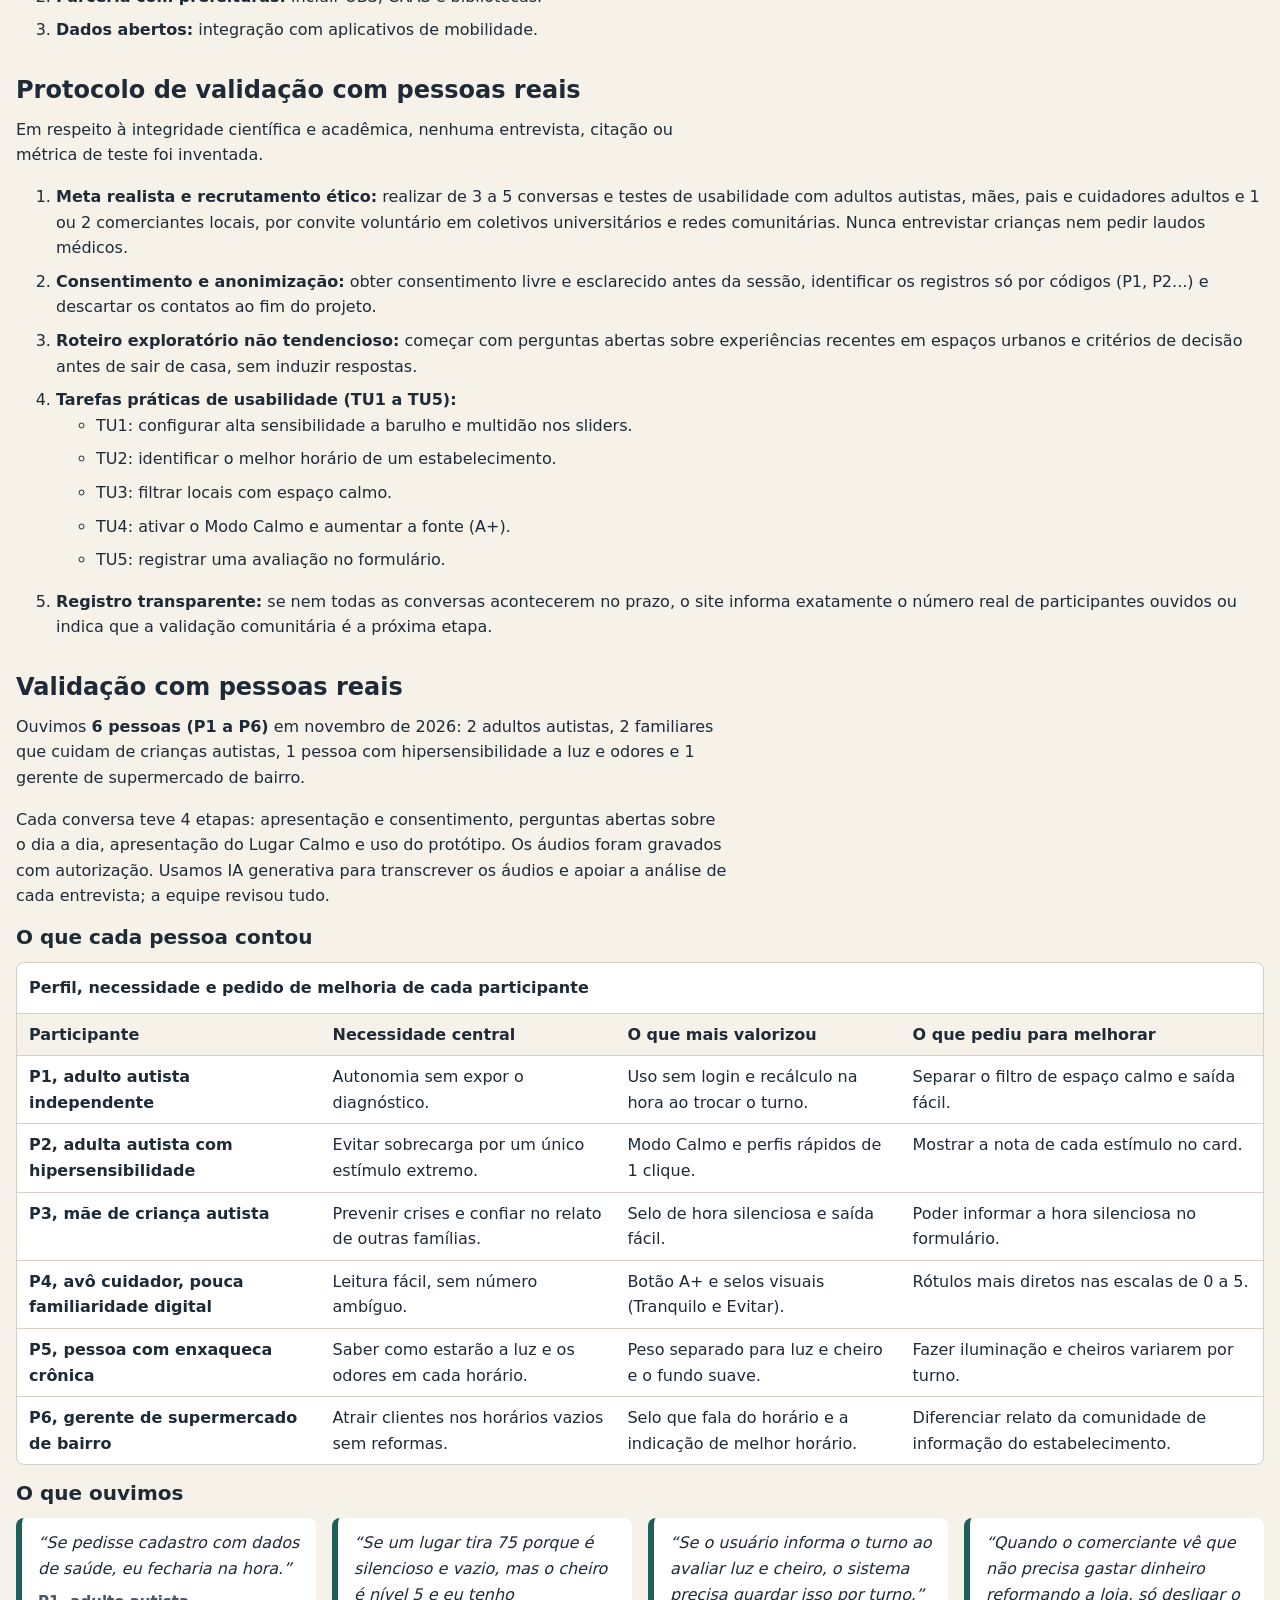
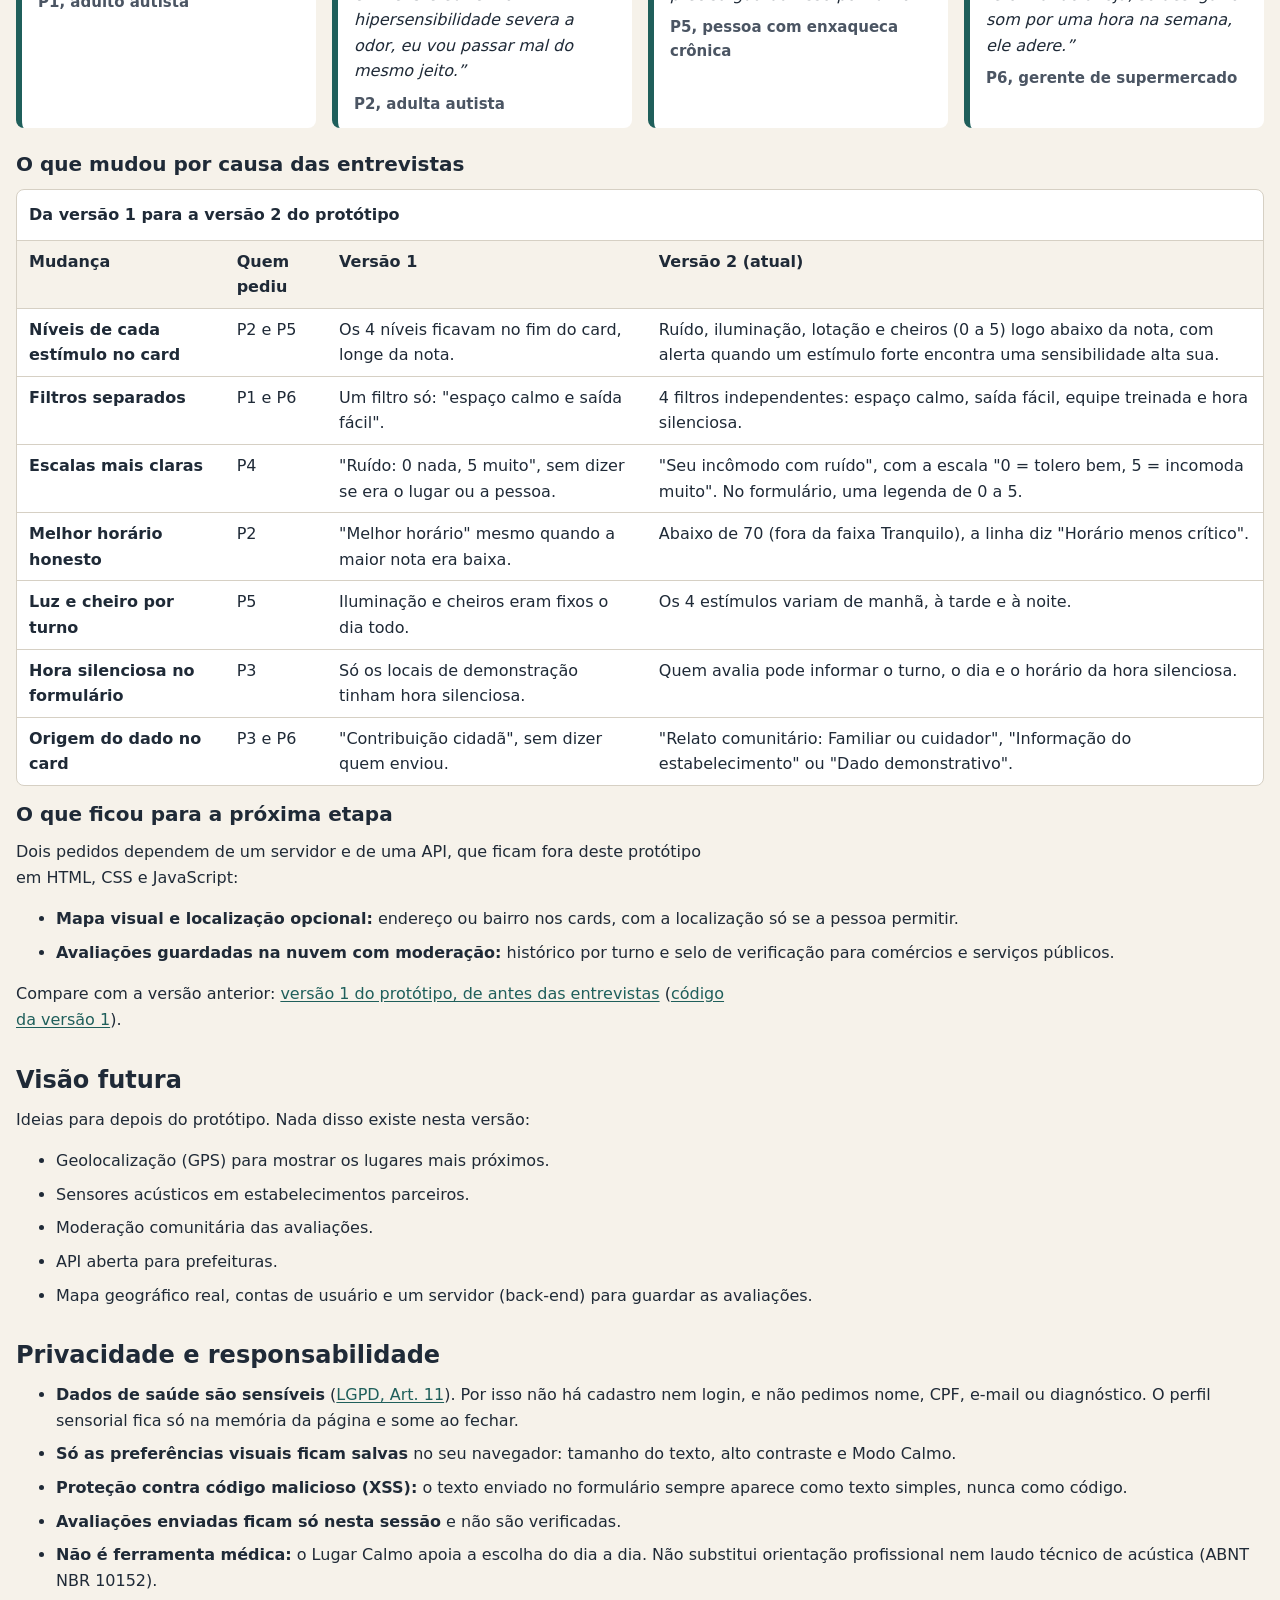
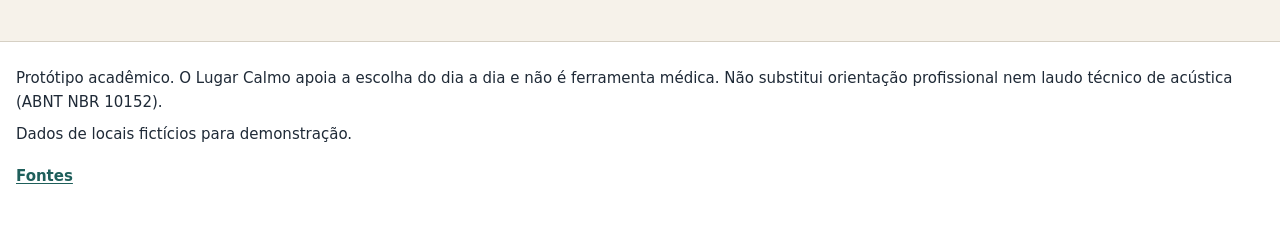
<file: impacto.html>
<!DOCTYPE html>
<html lang="pt-BR">
<head>
  <meta charset="UTF-8">
  <meta name="viewport" content="width=device-width, initial-scale=1">
  <meta name="description" content="Impacto social do Lugar Calmo: o que o protótipo demonstra, metas dos ODS, plano de ampliação, validação com pessoas reais e privacidade.">
  <title>Impacto | Lugar Calmo</title>
  <link rel="icon" href="img/favicon.svg" type="image/svg+xml">
  <!-- Ordem fixa (8.1): base (variáveis) primeiro e temas por último, para que Modo Calmo e Alto Contraste sobrescrevam as variáveis. -->
  <link rel="stylesheet" href="css/base.css">
  <link rel="stylesheet" href="css/layout.css">
  <link rel="stylesheet" href="css/componentes.css">
  <link rel="stylesheet" href="css/temas.css">
  <!-- R2: script com defer e sem módulos, para abrir por duplo clique (file://). Aplica as preferências salvas (RF20). -->
  <script src="js/acessibilidade.js" defer></script>
</head>
<body>
  <!-- Atalho de teclado: pula o cabeçalho e vai direto ao conteúdo. -->
  <a class="pular-conteudo" href="#conteudo">Ir para o conteúdo</a>

  <!-- Cabeçalho idêntico nas 4 páginas (RF16); só o aria-current muda. -->
  <header class="cabecalho">
    <a class="marca" href="index.html"><img src="img/favicon.svg" alt="" width="32" height="32"> Lugar Calmo</a>
    <!-- Menu horizontal com 4 links, sempre visível, sem hambúrguer (R11). -->
    <nav aria-label="Navegação principal">
      <ul class="menu">
        <li><a href="index.html">Início</a></li>
        <li><a href="solucao.html">Solução</a></li>
        <li><a href="impacto.html" aria-current="page">Impacto</a></li>
        <li><a href="equipe.html">Equipe</a></li>
      </ul>
    </nav>
    <!-- Barra de acessibilidade (M5). O comportamento fica em js/acessibilidade.js (RF13, RF14, RF15).
         O aria-label de A-/A+ começa pelo texto visível para cumprir o WCAG 2.5.3 (Rótulo no Nome, RNF01). -->
    <div class="barra-acessibilidade" role="group" aria-label="Preferências de leitura">
      <button type="button" id="btn-fonte-menos" aria-label="A-: diminuir tamanho do texto">A-</button>
      <button type="button" id="btn-fonte-mais" aria-label="A+: aumentar tamanho do texto">A+</button>
      <button type="button" id="btn-contraste" aria-pressed="false">Alto contraste</button>
      <button type="button" id="btn-modo-calmo" aria-pressed="false">Modo Calmo</button>
    </div>
  </header>

  <!-- tabindex="-1" deixa o link "Ir para o conteúdo" mover o foco para cá. -->
  <main id="conteudo" tabindex="-1">
    <h1>Impacto social</h1>
    <p class="introducao">O que o Lugar Calmo já mostra hoje, o que depende de uso real na cidade e como o projeto pode crescer.</p>

    <!-- 1. Níveis de evidência: separa o que o protótipo prova do que ainda depende de implantação (8.5). -->
    <section class="secao" aria-labelledby="titulo-evidencia">
      <h2 id="titulo-evidencia">Níveis de evidência</h2>
      <div class="colunas-evidencia">
        <div class="cartao">
          <h3>O que o protótipo demonstra hoje</h3>
          <ul>
            <li><strong>Cálculo personalizado:</strong> a nota de 0 a 100 muda conforme o seu perfil sensorial.</li>
            <li><strong>Ordenação por turno:</strong> a lista muda de manhã, à tarde e à noite.</li>
            <li><strong>Modo Calmo e acessibilidade nativa:</strong> tamanho do texto, alto contraste, uso pelo teclado e pelo leitor de tela.</li>
            <li><strong>Colaboração validada:</strong> o formulário confere cada campo antes de aceitar uma avaliação.</li>
            <li><strong>Escuta de pessoas reais:</strong> 6 entrevistas mudaram 7 pontos do protótipo (veja abaixo).</li>
          </ul>
        </div>
        <div class="cartao">
          <h3>O que depende de implantação real</h3>
          <ul>
            <li><strong>Certificação de estabelecimentos.</strong></li>
            <li><strong>Redução estatística de crises em escala municipal.</strong></li>
          </ul>
          <p>Esses resultados só podem ser medidos com o uso real na cidade. Os 12 locais do mapa são fictícios, criados só para demonstração.</p>
        </div>
      </div>
    </section>

    <!-- 2. ODS em tabela com caption e cabeçalhos (8.5).
         Texto oficial da Parte 8 do documento mestre, copiado sem alterações; por isso a marca de conferência (K9) saiu.
         Cada linha começa com th scope="row" para o leitor de tela anunciar o ODS antes de cada célula. -->
    <section class="secao" aria-labelledby="titulo-ods">
      <h2 id="titulo-ods">Objetivos de Desenvolvimento Sustentável (ODS)</h2>
      <!-- A caixa rola sozinha em telas estreitas; tabindex="0" deixa rolar pelo teclado. -->
      <div class="tabela-rolagem" role="region" aria-labelledby="legenda-ods" tabindex="0">
        <table class="tabela-ods">
          <caption id="legenda-ods">Metas dos ODS e como o Lugar Calmo contribui</caption>
          <thead>
            <tr>
              <th scope="col">ODS</th>
              <th scope="col">Meta</th>
              <th scope="col">Contribuição do Lugar Calmo</th>
              <th scope="col">Indicadores de acompanhamento</th>
            </tr>
          </thead>
          <tbody>
            <tr>
              <th scope="row">ODS 10, Redução das Desigualdades (Principal)</th>
              <td>Meta 10.2: Empoderar e promover a inclusão social de todos, independentemente de deficiência ou outra condição.</td>
              <td>Elimina barreiras informacionais invisíveis e dá protagonismo ao cidadão neurodivergente na avaliação da cidade.</td>
              <td>Total de contribuições colaborativas; percepção de autonomia e liberdade de circulação.</td>
            </tr>
            <tr>
              <th scope="row">ODS 11, Cidades e Comunidades Sustentáveis (Principal)</th>
              <td>Meta 11.7: Proporcionar acesso universal a espaços públicos seguros, inclusivos, acessíveis e verdes.</td>
              <td>Mapeia bibliotecas, parques, museus e serviços por conforto sensorial e incentiva horários silenciosos.</td>
              <td>Número de locais mapeados com espaço calmo ou hora silenciosa (meta piloto: 50 locais em 6 meses).</td>
            </tr>
            <tr>
              <th scope="row">ODS 3, Saúde e Bem-Estar (Complementar)</th>
              <td>Meta 3.4: Promover a saúde mental e o bem-estar.</td>
              <td>Reduz ansiedade antecipatória e ajuda a prevenir crises de sobrecarga sensorial em deslocamentos cotidianos.</td>
              <td>Percentual de saídas planejadas concluídas sem crise relatada (questionário pós-visita).</td>
            </tr>
            <tr>
              <th scope="row">ODS 4, Educação de Qualidade (Complementar)</th>
              <td>Meta 4.5: Garantir igualdade de acesso para pessoas com deficiência a espaços educativos e culturais.</td>
              <td>Facilita a escolha de horários tranquilos em bibliotecas, centros culturais e museus.</td>
              <td>Quantidade de espaços educativos e culturais catalogados com ficha sensorial completa.</td>
            </tr>
          </tbody>
        </table>
      </div>
      <p><a href="https://brasil.un.org/pt-br/sdgs" target="_blank" rel="noopener noreferrer">Fonte das metas: Nações Unidas Brasil<span class="visualmente-oculto"> (abre em nova aba)</span></a></p>
    </section>

    <!-- 3. Ecossistema: quem participa e ganha com o projeto (8.5). -->
    <section class="secao" aria-labelledby="titulo-ecossistema">
      <h2 id="titulo-ecossistema">Ecossistema</h2>
      <ul class="grade-cartoes">
        <li class="cartao"><strong>Cidadãos neurodivergentes:</strong> usam o mapa e contribuem com avaliações.</li>
        <li class="cartao"><strong>Famílias e cuidadores:</strong> planejam a saída com mais segurança.</li>
        <li class="cartao"><strong>Associações de autismo:</strong> parceiras para validar e divulgar o projeto.</li>
        <li class="cartao"><strong>Comércio local:</strong> mercados, cafés e outros negócios do bairro.</li>
        <li class="cartao"><strong>Equipamentos públicos:</strong> UBS, CRAS, bibliotecas e parques.</li>
      </ul>
    </section>

    <!-- 4. Plano de ampliação em 3 ondas, em ordem (8.5). -->
    <section class="secao" aria-labelledby="titulo-ampliacao">
      <h2 id="titulo-ampliacao">Plano de ampliação em 3 ondas</h2>
      <ol class="passos">
        <li><strong>Piloto:</strong> um bairro com 50 locais.</li>
        <li><strong>Parceria com prefeituras:</strong> incluir UBS, CRAS e bibliotecas.</li>
        <li><strong>Dados abertos:</strong> integração com aplicativos de mobilidade.</li>
      </ol>
    </section>

    <!-- 5. Protocolo de validação: texto oficial da Parte 7 do documento mestre, copiado sem alterações.
         A marca de conferência (K9) saiu porque o texto já é o do documento.
         O parágrafo de abertura deixa claro que nenhum dado de pesquisa foi inventado. -->
    <section class="secao" aria-labelledby="titulo-protocolo">
      <h2 id="titulo-protocolo">Protocolo de validação com pessoas reais</h2>
      <p>Em respeito à integridade científica e acadêmica, nenhuma entrevista, citação ou métrica de teste foi inventada.</p>
      <ol class="passos">
        <li><strong>Meta realista e recrutamento ético:</strong> realizar de 3 a 5 conversas e testes de usabilidade com adultos autistas, mães, pais e cuidadores adultos e 1 ou 2 comerciantes locais, por convite voluntário em coletivos universitários e redes comunitárias. Nunca entrevistar crianças nem pedir laudos médicos.</li>
        <li><strong>Consentimento e anonimização:</strong> obter consentimento livre e esclarecido antes da sessão, identificar os registros só por códigos (P1, P2...) e descartar os contatos ao fim do projeto.</li>
        <li><strong>Roteiro exploratório não tendencioso:</strong> começar com perguntas abertas sobre experiências recentes em espaços urbanos e critérios de decisão antes de sair de casa, sem induzir respostas.</li>
        <li><strong>Tarefas práticas de usabilidade (TU1 a TU5):</strong>
          <!-- Sublista: as 5 tarefas ficam dentro do passo 4 para o leitor de tela anunciar que fazem parte dele. -->
          <ul>
            <li>TU1: configurar alta sensibilidade a barulho e multidão nos sliders.</li>
            <li>TU2: identificar o melhor horário de um estabelecimento.</li>
            <li>TU3: filtrar locais com espaço calmo.</li>
            <li>TU4: ativar o Modo Calmo e aumentar a fonte (A+).</li>
            <li>TU5: registrar uma avaliação no formulário.</li>
          </ul>
        </li>
        <li><strong>Registro transparente:</strong> se nem todas as conversas acontecerem no prazo, o site informa exatamente o número real de participantes ouvidos ou indica que a validação comunitária é a próxima etapa.</li>
      </ol>
    </section>

    <!-- 6. Validação com pessoas reais (8.5, item 6; diferencial do edital "Validado com gente real").
         Registros só por código (P1 a P6), sem nome, idade ou profissão, como manda o protocolo acima.
         Fonte: documentação das entrevistas da equipe (pesquisa social). -->
    <section class="secao" id="validacao" aria-labelledby="titulo-status">
      <h2 id="titulo-status">Validação com pessoas reais</h2>
      <p id="status-validacao">Ouvimos <strong>6 pessoas (P1 a P6)</strong> em novembro de 2026: 2 adultos autistas, 2 familiares que cuidam de crianças autistas, 1 pessoa com hipersensibilidade a luz e odores e 1 gerente de supermercado de bairro.</p>
      <p>Cada conversa teve 4 etapas: apresentação e consentimento, perguntas abertas sobre o dia a dia, apresentação do Lugar Calmo e uso do protótipo. Os áudios foram gravados com autorização. Usamos IA generativa para transcrever os áudios e apoiar a análise de cada entrevista; a equipe revisou tudo.</p>

      <h3>O que cada pessoa contou</h3>
      <!-- A caixa rola sozinha em telas estreitas; tabindex="0" deixa rolar pelo teclado. -->
      <div class="tabela-rolagem" role="region" aria-labelledby="legenda-entrevistas" tabindex="0">
        <table class="tabela-ods">
          <caption id="legenda-entrevistas">Perfil, necessidade e pedido de melhoria de cada participante</caption>
          <thead>
            <tr>
              <th scope="col">Participante</th>
              <th scope="col">Necessidade central</th>
              <th scope="col">O que mais valorizou</th>
              <th scope="col">O que pediu para melhorar</th>
            </tr>
          </thead>
          <tbody>
            <tr>
              <th scope="row">P1, adulto autista independente</th>
              <td>Autonomia sem expor o diagnóstico.</td>
              <td>Uso sem login e recálculo na hora ao trocar o turno.</td>
              <td>Separar o filtro de espaço calmo e saída fácil.</td>
            </tr>
            <tr>
              <th scope="row">P2, adulta autista com hipersensibilidade</th>
              <td>Evitar sobrecarga por um único estímulo extremo.</td>
              <td>Modo Calmo e perfis rápidos de 1 clique.</td>
              <td>Mostrar a nota de cada estímulo no card.</td>
            </tr>
            <tr>
              <th scope="row">P3, mãe de criança autista</th>
              <td>Prevenir crises e confiar no relato de outras famílias.</td>
              <td>Selo de hora silenciosa e saída fácil.</td>
              <td>Poder informar a hora silenciosa no formulário.</td>
            </tr>
            <tr>
              <th scope="row">P4, avô cuidador, pouca familiaridade digital</th>
              <td>Leitura fácil, sem número ambíguo.</td>
              <td>Botão A+ e selos visuais (Tranquilo e Evitar).</td>
              <td>Rótulos mais diretos nas escalas de 0 a 5.</td>
            </tr>
            <tr>
              <th scope="row">P5, pessoa com enxaqueca crônica</th>
              <td>Saber como estarão a luz e os odores em cada horário.</td>
              <td>Peso separado para luz e cheiro e o fundo suave.</td>
              <td>Fazer iluminação e cheiros variarem por turno.</td>
            </tr>
            <tr>
              <th scope="row">P6, gerente de supermercado de bairro</th>
              <td>Atrair clientes nos horários vazios sem reformas.</td>
              <td>Selo que fala do horário e a indicação de melhor horário.</td>
              <td>Diferenciar relato da comunidade de informação do estabelecimento.</td>
            </tr>
          </tbody>
        </table>
      </div>

      <h3>O que ouvimos</h3>
      <div class="citacoes">
        <blockquote>
          <p>“Se pedisse cadastro com dados de saúde, eu fecharia na hora.”</p>
          <footer>P1, adulto autista</footer>
        </blockquote>
        <blockquote>
          <p>“Se um lugar tira 75 porque é silencioso e vazio, mas o cheiro é nível 5 e eu tenho hipersensibilidade severa a odor, eu vou passar mal do mesmo jeito.”</p>
          <footer>P2, adulta autista</footer>
        </blockquote>
        <blockquote>
          <p>“Se o usuário informa o turno ao avaliar luz e cheiro, o sistema precisa guardar isso por turno.”</p>
          <footer>P5, pessoa com enxaqueca crônica</footer>
        </blockquote>
        <blockquote>
          <p>“Quando o comerciante vê que não precisa gastar dinheiro reformando a loja, só desligar o som por uma hora na semana, ele adere.”</p>
          <footer>P6, gerente de supermercado</footer>
        </blockquote>
      </div>

      <h3>O que mudou por causa das entrevistas</h3>
      <div class="tabela-rolagem" role="region" aria-labelledby="legenda-mudancas" tabindex="0">
        <table class="tabela-ods">
          <caption id="legenda-mudancas">Da versão 1 para a versão 2 do protótipo</caption>
          <thead>
            <tr>
              <th scope="col">Mudança</th>
              <th scope="col">Quem pediu</th>
              <th scope="col">Versão 1</th>
              <th scope="col">Versão 2 (atual)</th>
            </tr>
          </thead>
          <tbody>
            <tr>
              <th scope="row">Níveis de cada estímulo no card</th>
              <td>P2 e P5</td>
              <td>Os 4 níveis ficavam no fim do card, longe da nota.</td>
              <td>Ruído, iluminação, lotação e cheiros (0 a 5) logo abaixo da nota, com alerta quando um estímulo forte encontra uma sensibilidade alta sua.</td>
            </tr>
            <tr>
              <th scope="row">Filtros separados</th>
              <td>P1 e P6</td>
              <td>Um filtro só: "espaço calmo e saída fácil".</td>
              <td>4 filtros independentes: espaço calmo, saída fácil, equipe treinada e hora silenciosa.</td>
            </tr>
            <tr>
              <th scope="row">Escalas mais claras</th>
              <td>P4</td>
              <td>"Ruído: 0 nada, 5 muito", sem dizer se era o lugar ou a pessoa.</td>
              <td>"Seu incômodo com ruído", com a escala "0 = tolero bem, 5 = incomoda muito". No formulário, uma legenda de 0 a 5.</td>
            </tr>
            <tr>
              <th scope="row">Melhor horário honesto</th>
              <td>P2</td>
              <td>"Melhor horário" mesmo quando a maior nota era baixa.</td>
              <td>Abaixo de 70 (fora da faixa Tranquilo), a linha diz "Horário menos crítico".</td>
            </tr>
            <tr>
              <th scope="row">Luz e cheiro por turno</th>
              <td>P5</td>
              <td>Iluminação e cheiros eram fixos o dia todo.</td>
              <td>Os 4 estímulos variam de manhã, à tarde e à noite.</td>
            </tr>
            <tr>
              <th scope="row">Hora silenciosa no formulário</th>
              <td>P3</td>
              <td>Só os locais de demonstração tinham hora silenciosa.</td>
              <td>Quem avalia pode informar o turno, o dia e o horário da hora silenciosa.</td>
            </tr>
            <tr>
              <th scope="row">Origem do dado no card</th>
              <td>P3 e P6</td>
              <td>"Contribuição cidadã", sem dizer quem enviou.</td>
              <td>"Relato comunitário: Familiar ou cuidador", "Informação do estabelecimento" ou "Dado demonstrativo".</td>
            </tr>
          </tbody>
        </table>
      </div>

      <h3>O que ficou para a próxima etapa</h3>
      <p>Dois pedidos dependem de um servidor e de uma API, que ficam fora deste protótipo em HTML, CSS e JavaScript:</p>
      <ul class="lista-simples">
        <li><strong>Mapa visual e localização opcional:</strong> endereço ou bairro nos cards, com a localização só se a pessoa permitir.</li>
        <li><strong>Avaliações guardadas na nuvem com moderação:</strong> histórico por turno e selo de verificação para comércios e serviços públicos.</li>
      </ul>
      <p>Compare com a versão anterior: <a href="https://richardalmeida-dev.github.io/lugar-calmo/v1/" target="_blank" rel="noopener noreferrer">versão 1 do protótipo, de antes das entrevistas<span class="visualmente-oculto"> (abre em nova aba)</span></a> (<a href="https://github.com/richardalmeida-dev/lugar-calmo/tree/v1.0" target="_blank" rel="noopener noreferrer">código da versão 1<span class="visualmente-oculto"> (abre em nova aba)</span></a>).</p>
    </section>

    <!-- 7. Visão futura (M8): só descrita em texto, fora do protótipo (3.2). -->
    <section class="secao" aria-labelledby="titulo-futuro">
      <h2 id="titulo-futuro">Visão futura</h2>
      <p>Ideias para depois do protótipo. Nada disso existe nesta versão:</p>
      <ul class="lista-simples">
        <li>Geolocalização (GPS) para mostrar os lugares mais próximos.</li>
        <li>Sensores acústicos em estabelecimentos parceiros.</li>
        <li>Moderação comunitária das avaliações.</li>
        <li>API aberta para prefeituras.</li>
        <li>Mapa geográfico real, contas de usuário e um servidor (back-end) para guardar as avaliações.</li>
      </ul>
    </section>

    <!-- 8. Privacidade e responsabilidade (8.5): LGPD, proteção do texto enviado e aviso de não ser ferramenta médica. -->
    <section class="secao" aria-labelledby="titulo-privacidade">
      <h2 id="titulo-privacidade">Privacidade e responsabilidade</h2>
      <ul class="lista-simples">
        <li><strong>Dados de saúde são sensíveis</strong> (<a href="https://www.planalto.gov.br/ccivil_03/_ato2015-2018/2018/lei/l13709.htm" target="_blank" rel="noopener noreferrer">LGPD, Art. 11<span class="visualmente-oculto"> (abre em nova aba)</span></a>). Por isso não há cadastro nem login, e não pedimos nome, CPF, e-mail ou diagnóstico. O perfil sensorial fica só na memória da página e some ao fechar.</li>
        <li><strong>Só as preferências visuais ficam salvas</strong> no seu navegador: tamanho do texto, alto contraste e Modo Calmo.</li>
        <li><strong>Proteção contra código malicioso (XSS):</strong> o texto enviado no formulário sempre aparece como texto simples, nunca como código.</li>
        <li><strong>Avaliações enviadas ficam só nesta sessão</strong> e não são verificadas.</li>
        <li><strong>Não é ferramenta médica:</strong> o Lugar Calmo apoia a escolha do dia a dia. Não substitui orientação profissional nem laudo técnico de acústica (ABNT NBR 10152).</li>
      </ul>
    </section>
  </main>

  <!-- Rodapé idêntico nas 4 páginas: aviso fixo da RN14 e origem dos dados. -->
  <footer class="rodape">
    <p>Protótipo acadêmico. O Lugar Calmo apoia a escolha do dia a dia e não é ferramenta médica. Não substitui orientação profissional nem laudo técnico de acústica (ABNT NBR 10152).</p>
    <p>Dados de locais fictícios para demonstração.</p>
    <p><a href="equipe.html#fontes">Fontes</a></p>
  </footer>
</body>
</html>
</file>
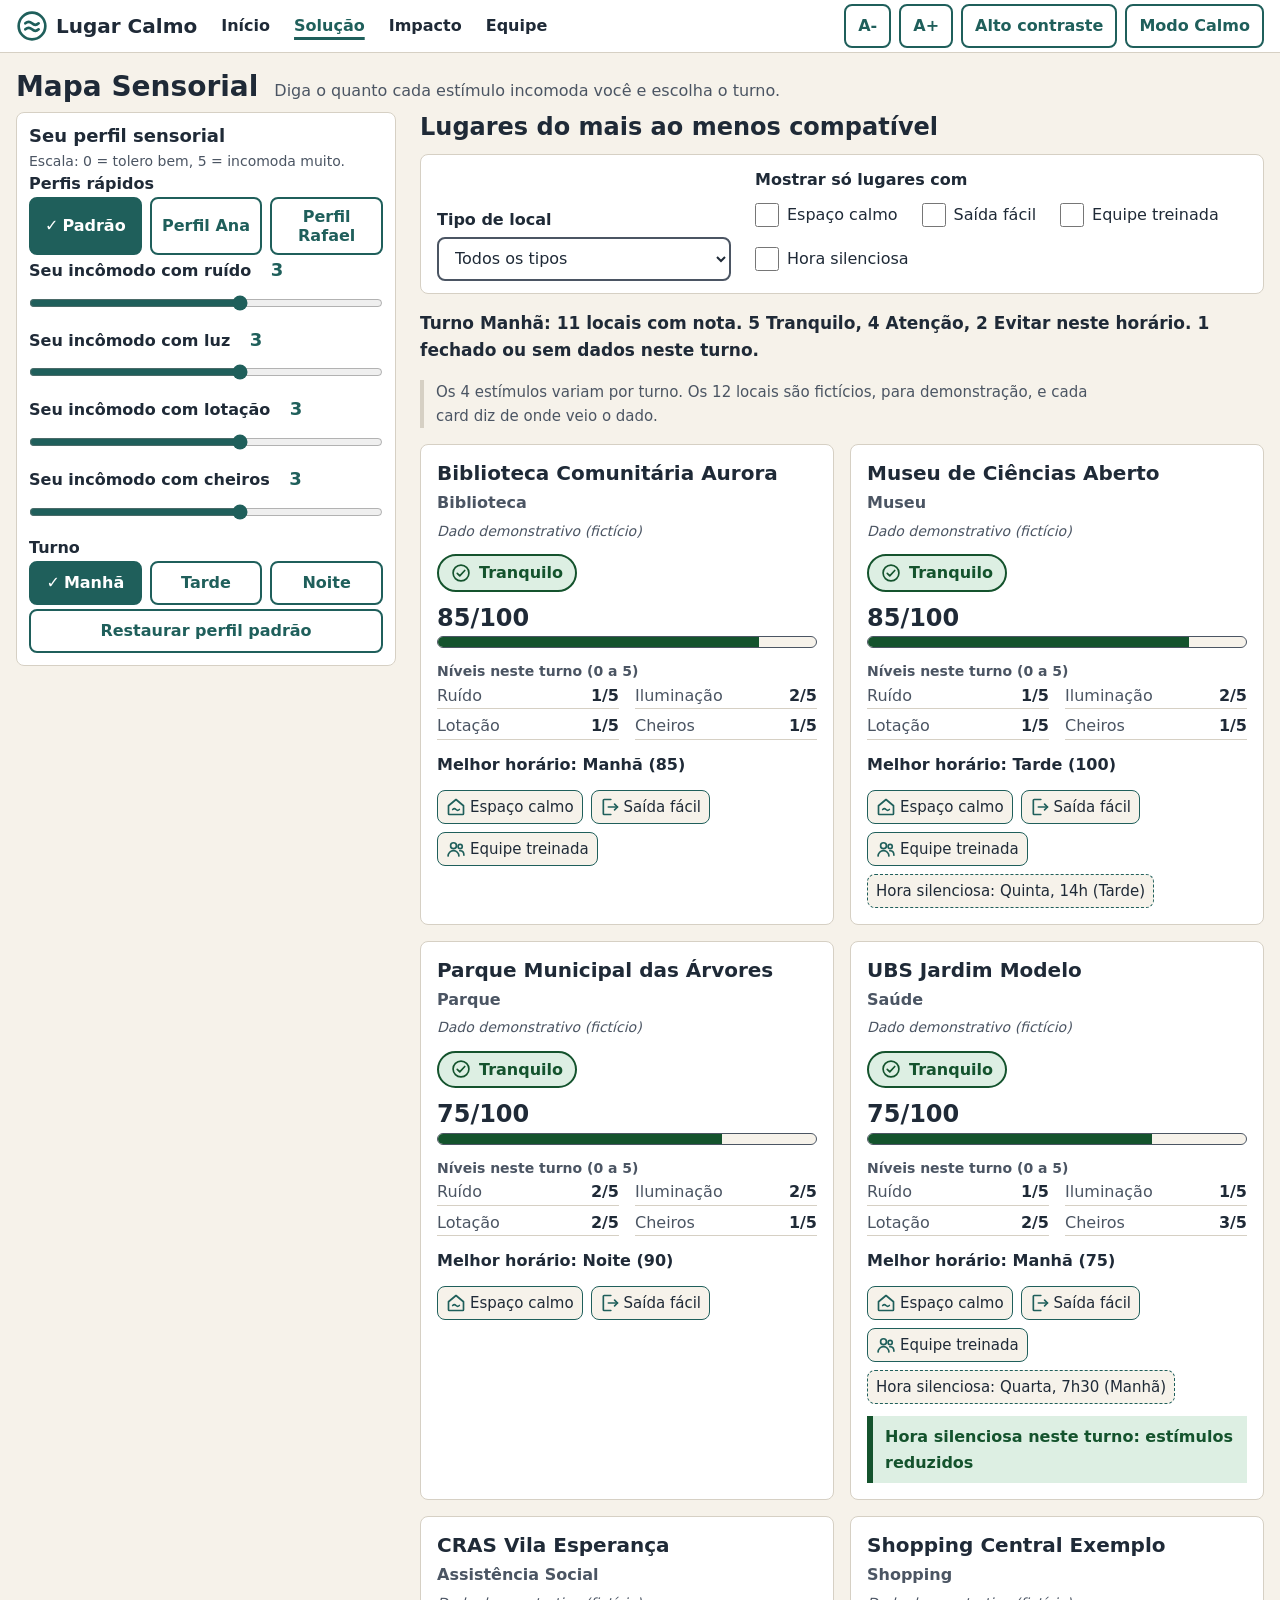
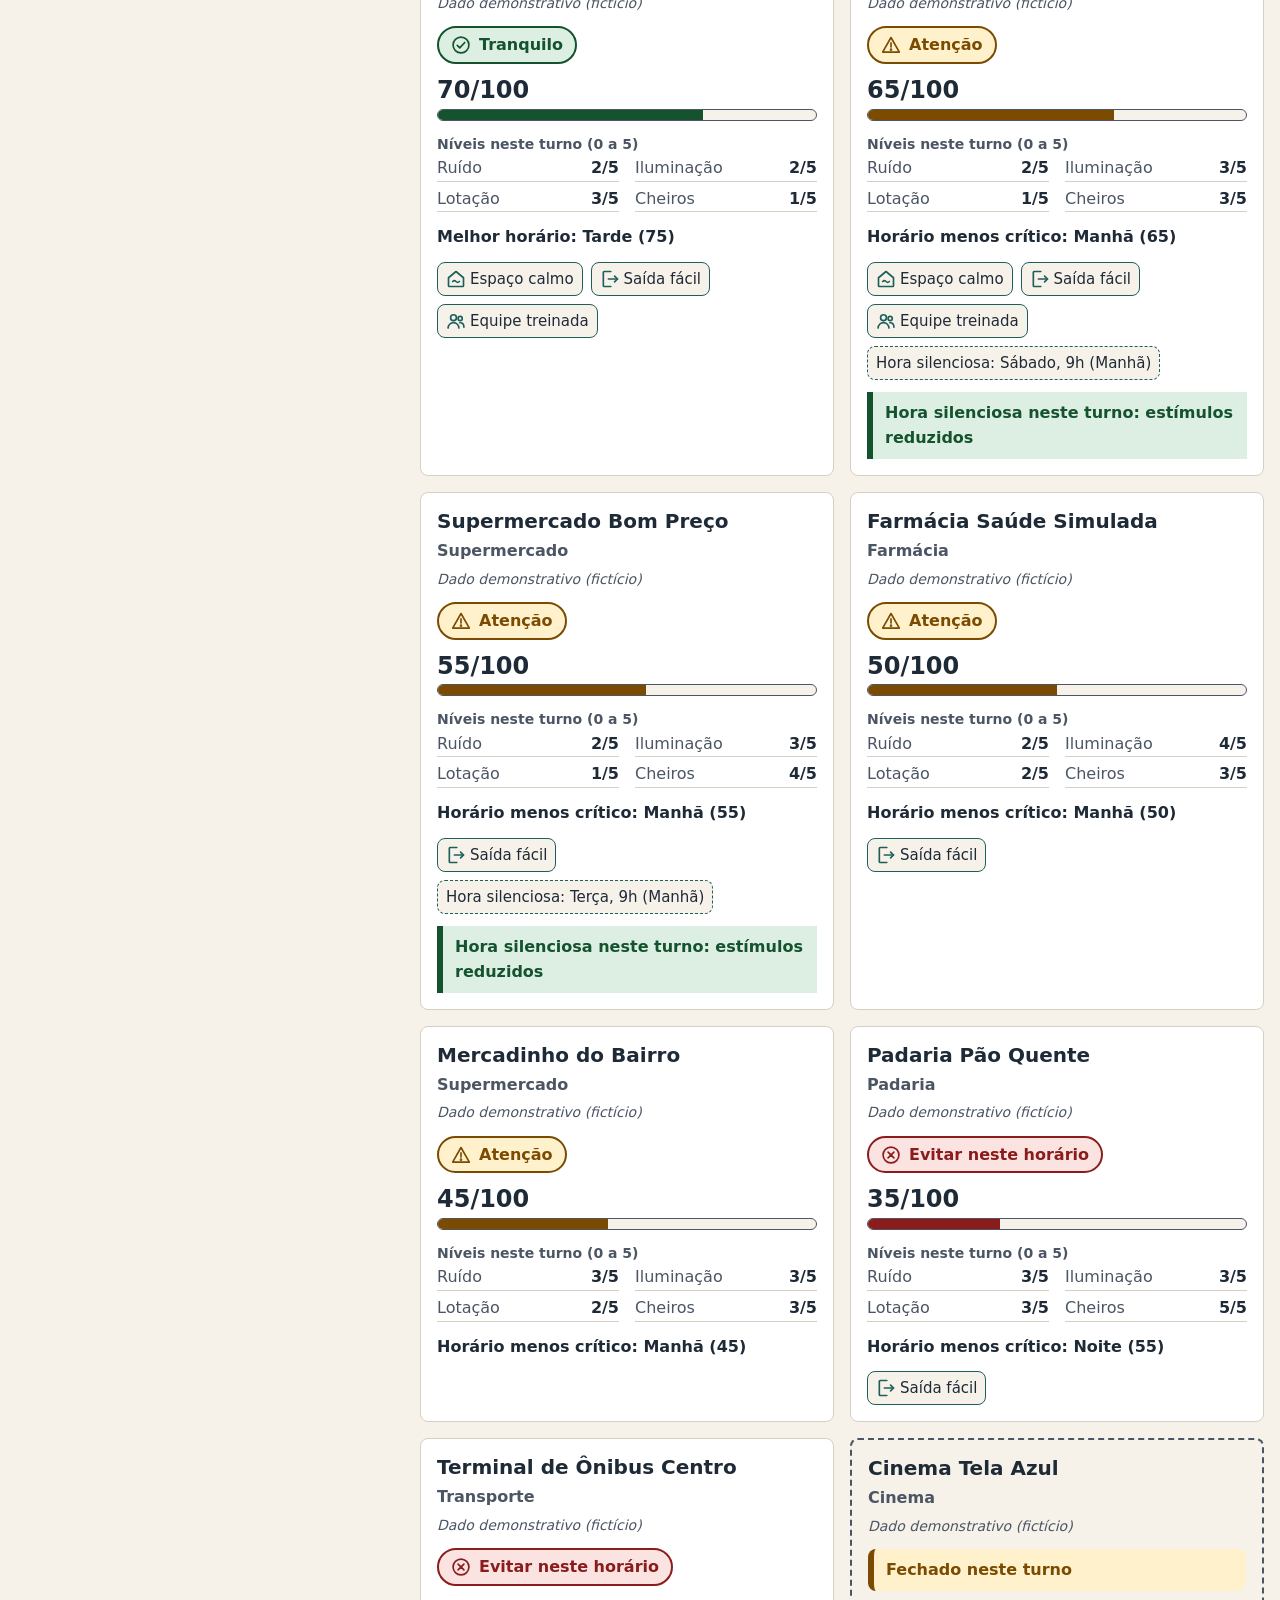
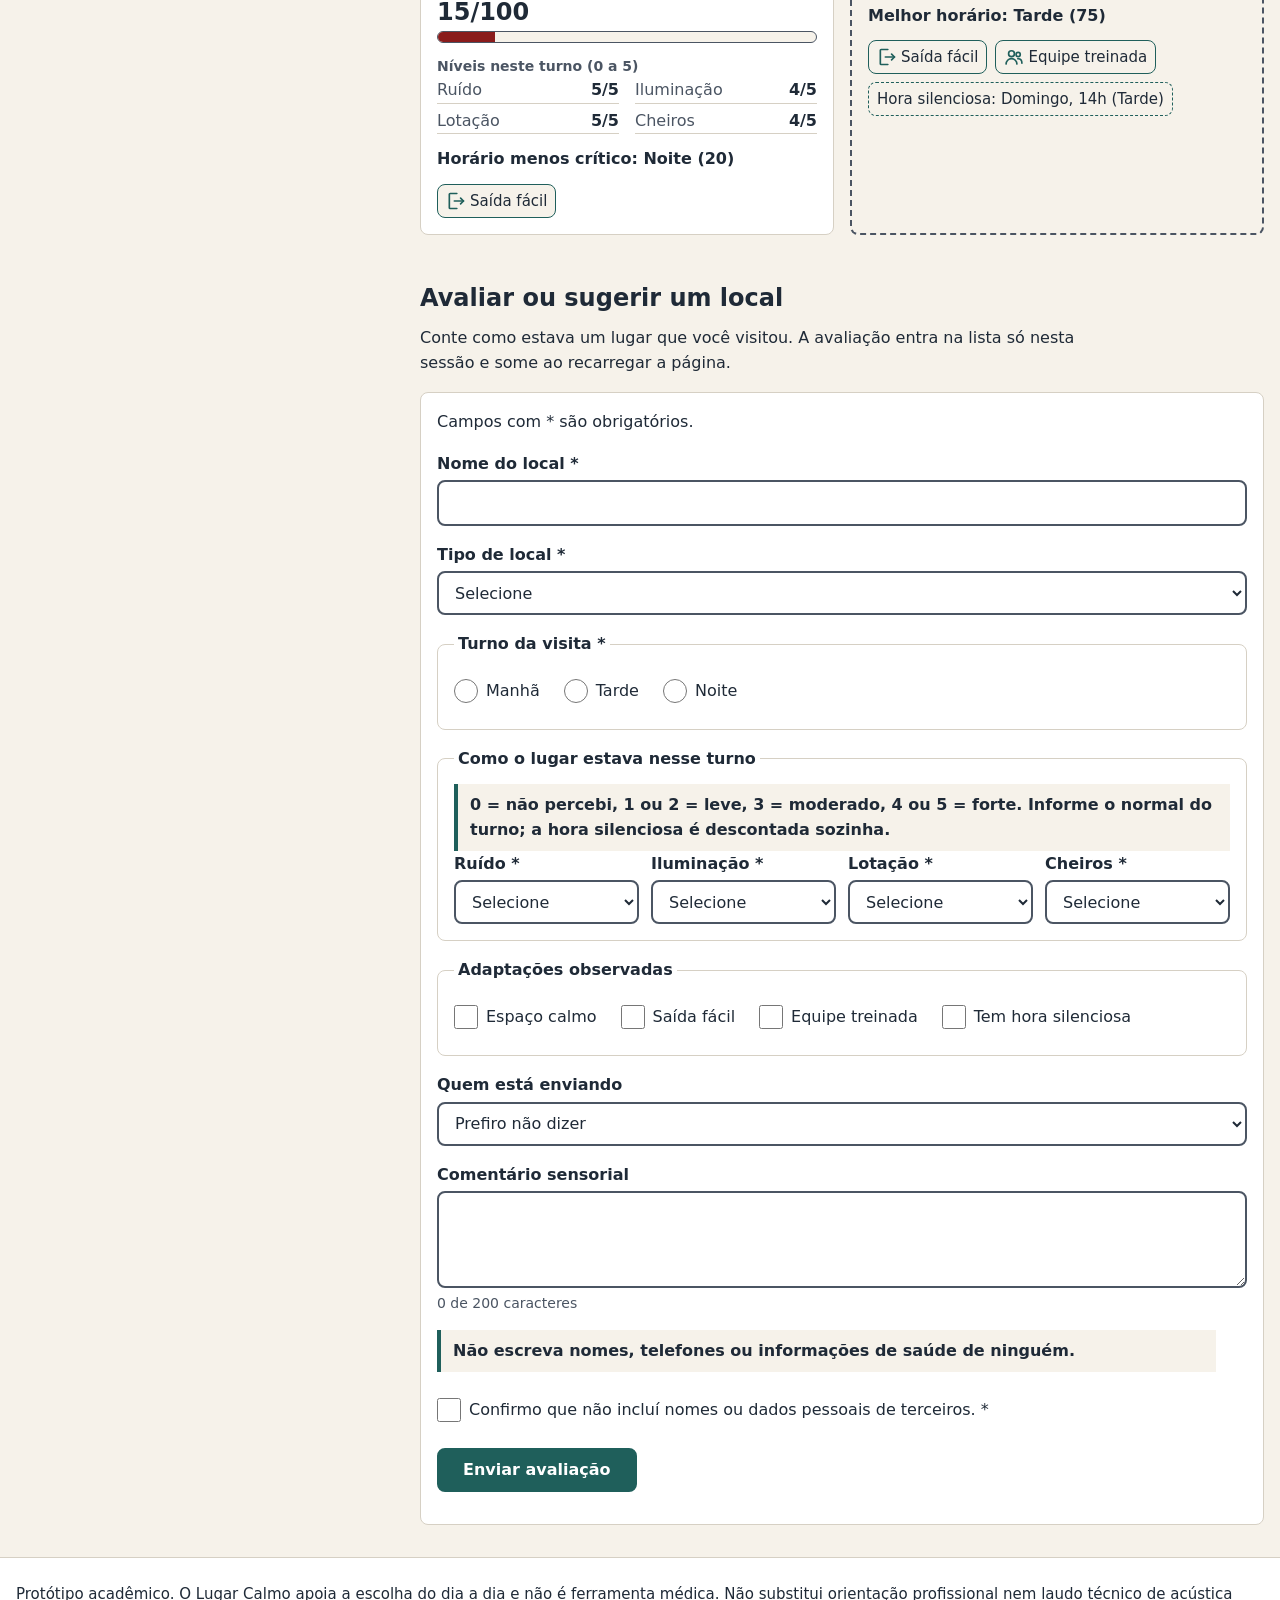
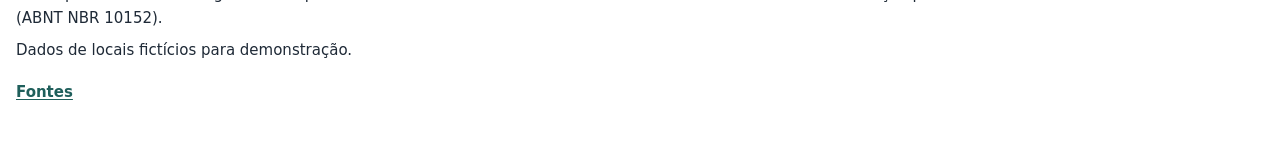
<file: solucao.html>
<!DOCTYPE html>
<html lang="pt-BR">
<head>
  <meta charset="UTF-8">
  <meta name="viewport" content="width=device-width, initial-scale=1">
  <meta name="description" content="Mapa Sensorial do Lugar Calmo: ajuste seu perfil sensorial, escolha o turno e veja os lugares do mais ao menos compatível.">
  <title>Solução | Lugar Calmo</title>
  <link rel="icon" href="img/favicon.svg" type="image/svg+xml">
  <!-- Ordem fixa (8.1): base (variáveis) primeiro e temas por último, para que Modo Calmo e Alto Contraste sobrescrevam as variáveis. -->
  <link rel="stylesheet" href="css/base.css">
  <link rel="stylesheet" href="css/layout.css">
  <link rel="stylesheet" href="css/componentes.css">
  <link rel="stylesheet" href="css/temas.css">
  <!-- R2 e K3: todos com defer e sem módulos (abre em file://). A ordem importa:
       dados e cálculo antes de quem os usa; app.js por último liga tudo. -->
  <script src="js/acessibilidade.js" defer></script>
  <script src="js/dados.js" defer></script>
  <script src="js/calculo.js" defer></script>
  <script src="js/render.js" defer></script>
  <script src="js/formulario.js" defer></script>
  <script src="js/app.js" defer></script>
</head>
<body>
  <!-- Atalho de teclado: pula o cabeçalho e vai direto ao conteúdo. -->
  <a class="pular-conteudo" href="#conteudo">Ir para o conteúdo</a>

  <!-- Cabeçalho idêntico nas 4 páginas (RF16); só o aria-current muda. -->
  <header class="cabecalho">
    <a class="marca" href="index.html"><img src="img/favicon.svg" alt="" width="32" height="32"> Lugar Calmo</a>
    <!-- Menu horizontal com 4 links, sempre visível, sem hambúrguer (R11). -->
    <nav aria-label="Navegação principal">
      <ul class="menu">
        <li><a href="index.html">Início</a></li>
        <li><a href="solucao.html" aria-current="page">Solução</a></li>
        <li><a href="impacto.html">Impacto</a></li>
        <li><a href="equipe.html">Equipe</a></li>
      </ul>
    </nav>
    <!-- Barra de acessibilidade (M5). O comportamento fica em js/acessibilidade.js (RF13, RF14, RF15).
         O aria-label de A-/A+ começa pelo texto visível para cumprir o WCAG 2.5.3 (Rótulo no Nome, RNF01). -->
    <div class="barra-acessibilidade" role="group" aria-label="Preferências de leitura">
      <button type="button" id="btn-fonte-menos" aria-label="A-: diminuir tamanho do texto">A-</button>
      <button type="button" id="btn-fonte-mais" aria-label="A+: aumentar tamanho do texto">A+</button>
      <button type="button" id="btn-contraste" aria-pressed="false">Alto contraste</button>
      <button type="button" id="btn-modo-calmo" aria-pressed="false">Modo Calmo</button>
    </div>
  </header>

  <!-- tabindex="-1" deixa o link "Ir para o conteúdo" mover o foco para cá. -->
  <main id="conteudo" tabindex="-1">
    <!-- Título e instrução lado a lado no desktop (layout.css), para o painel caber inteiro acima da dobra (11.3).
         A frase é curta para ficar em 1 linha; o h2 da lista já diz que a ordem vai do mais ao menos compatível. -->
    <div class="titulo-solucao">
      <h1>Mapa Sensorial</h1>
      <p class="introducao">Diga o quanto cada estímulo incomoda você e escolha o turno.</p>
    </div>

    <!-- Duas colunas a partir de 1024 px (11.3): painel à esquerda, resultados e formulário à direita. -->
    <div class="layout-solucao">

      <!-- Painel de perfil (M1, 8.3). Sticky no desktop para ficar à vista enquanto a lista rola. -->
      <aside id="painel-perfil" aria-labelledby="titulo-perfil">
        <h2 id="titulo-perfil">Seu perfil sensorial</h2>
        <!-- Versão 2 (pedido da entrevista P4): os controles medem o SEU incômodo, não o barulho do lugar.
             Uma legenda só, ligada aos 4 sliders, explica a escala e economiza altura no painel. -->
        <p class="escala-perfil" id="escala-perfil">Escala: 0 = tolero bem, 5 = incomoda muito.</p>

        <!-- Perfis rápidos (RF19): app.js troca o aria-pressed do botão ativo. -->
        <div class="grupo-perfis">
          <p class="rotulo-grupo" id="rotulo-perfis">Perfis rápidos</p>
          <div class="perfis-rapidos" role="group" aria-labelledby="rotulo-perfis">
            <button type="button" class="btn-perfil" data-perfil="padrao" aria-pressed="true">Padrão</button>
            <button type="button" class="btn-perfil" data-perfil="ana" aria-pressed="false">Perfil Ana</button>
            <button type="button" class="btn-perfil" data-perfil="rafael" aria-pressed="false">Perfil Rafael</button>
          </div>
        </div>

        <!-- 4 sliders de 0 a 5, padrão 3 (RN01, RF02). Sem fieldset por controle para economizar altura (8.3).
             O <output> mostra o número ao lado; app.js atualiza também o aria-valuetext ("3 de 5").
             aria-live="off" no <output>: o slider já anuncia o valor e o #resumo-lista anuncia o resultado;
             sem isso o leitor de tela repetiria o número a cada passo (sobrecarga sensorial, R10). -->
        <div class="controle-sensibilidade">
          <div class="controle-linha">
            <label for="sens-ruido">Seu incômodo com ruído</label>
            <output id="valor-ruido" for="sens-ruido" aria-live="off">3</output>
          </div>
          <input type="range" id="sens-ruido" min="0" max="5" step="1" value="3" aria-describedby="escala-perfil">
        </div>

        <div class="controle-sensibilidade">
          <div class="controle-linha">
            <label for="sens-luz">Seu incômodo com luz</label>
            <output id="valor-luz" for="sens-luz" aria-live="off">3</output>
          </div>
          <input type="range" id="sens-luz" min="0" max="5" step="1" value="3" aria-describedby="escala-perfil">
        </div>

        <div class="controle-sensibilidade">
          <div class="controle-linha">
            <label for="sens-lotacao">Seu incômodo com lotação</label>
            <output id="valor-lotacao" for="sens-lotacao" aria-live="off">3</output>
          </div>
          <input type="range" id="sens-lotacao" min="0" max="5" step="1" value="3" aria-describedby="escala-perfil">
        </div>

        <div class="controle-sensibilidade">
          <div class="controle-linha">
            <label for="sens-cheiro">Seu incômodo com cheiros</label>
            <output id="valor-cheiro" for="sens-cheiro" aria-live="off">3</output>
          </div>
          <input type="range" id="sens-cheiro" min="0" max="5" step="1" value="3" aria-describedby="escala-perfil">
        </div>

        <!-- Turno (RF03): rádios com visual de botão em grade de 3. Manhã é o turno inicial (8.3, K3). -->
        <fieldset class="seletor-turno">
          <legend>Turno</legend>
          <div class="opcoes-turno">
            <div class="opcao-turno">
              <input type="radio" id="turno-manha" name="turno" value="manha" checked>
              <label for="turno-manha">Manhã</label>
            </div>
            <div class="opcao-turno">
              <input type="radio" id="turno-tarde" name="turno" value="tarde">
              <label for="turno-tarde">Tarde</label>
            </div>
            <div class="opcao-turno">
              <input type="radio" id="turno-noite" name="turno" value="noite">
              <label for="turno-noite">Noite</label>
            </div>
          </div>
        </fieldset>

        <!-- Volta sliders a 3, perfil Padrão e turno Manhã; não mexe nos filtros (8.3). -->
        <button type="button" id="btn-restaurar">Restaurar perfil padrão</button>

        <!-- RN02: aparece só quando a soma das sensibilidades é zero (app.js tira o hidden). -->
        <p id="aviso-soma-zero" class="aviso" hidden>Nenhuma sensibilidade informada. Todos os locais abertos aparecem com nota 100. Ajuste os controles para ver seu resultado.</p>
      </aside>

      <div class="coluna-principal">

        <!-- Resultados (M3, M7). A lista começa vazia; render.js cria os cards (RF01, R8). -->
        <section aria-labelledby="titulo-resultados">
          <h2 id="titulo-resultados">Lugares do mais ao menos compatível</h2>

          <!-- Filtros (RF09). As opções de tipo vêm de js/dados.js (K4): aqui só a primeira, fixa. -->
          <div class="filtros">
            <div class="campo">
              <label for="filtro-tipo">Tipo de local</label>
              <select id="filtro-tipo">
                <option value="todos">Todos os tipos</option>
              </select>
            </div>
            <!-- Versão 2 (pedido das entrevistas P1 e P6): 4 filtros independentes no lugar do filtro único.
                 O value de cada caixa é a chave em js/dados.js (FILTROS_ADAPTACAO); marcar dois exige os dois. -->
            <fieldset class="filtro-adaptacao">
              <legend>Mostrar só lugares com</legend>
              <div class="opcoes-linha">
                <div class="opcao">
                  <input type="checkbox" id="filtro-calmo" value="espacoCalmo">
                  <label for="filtro-calmo">Espaço calmo</label>
                </div>
                <div class="opcao">
                  <input type="checkbox" id="filtro-saida" value="saidaFacil">
                  <label for="filtro-saida">Saída fácil</label>
                </div>
                <div class="opcao">
                  <input type="checkbox" id="filtro-equipe" value="equipeTreinada">
                  <label for="filtro-equipe">Equipe treinada</label>
                </div>
                <div class="opcao">
                  <input type="checkbox" id="filtro-silenciosa" value="horaSilenciosa">
                  <label for="filtro-silenciosa">Hora silenciosa</label>
                </div>
              </div>
            </fieldset>
          </div>

          <!-- Resumo dinâmico (RF18): sempre no DOM e vazio no início, para o leitor de tela anunciar cada mudança (K3). -->
          <p id="resumo-lista" class="resumo" aria-live="polite"></p>

          <!-- Limitação declarada do protótipo (6.1). Versão 2: os 4 estímulos já variam por turno (pedido da entrevista P5). -->
          <p class="nota-limitacao">Os 4 estímulos variam por turno. Os 12 locais são fictícios, para demonstração, e cada card diz de onde veio o dado.</p>

          <!-- Lista ordenada: a posição é o ranking (RF06). role="list" mantém a semântica de lista no Safari,
               que a remove quando o CSS tira os marcadores. -->
          <ol id="lista-locais" class="lista-locais" role="list"></ol>

          <p id="estado-vazio" class="estado-vazio" hidden>Nenhum lugar corresponde aos filtros. Escolha outro tipo ou desmarque uma das adaptações.</p>
        </section>

        <!-- Contribuição comunitária (M4, seção 12). formulario.js valida e mostra os erros na página (RF10 a RF12). -->
        <section aria-labelledby="titulo-formulario">
          <h2 id="titulo-formulario">Avaliar ou sugerir um local</h2>
          <p>Conte como estava um lugar que você visitou. A avaliação entra na lista só nesta sessão e some ao recarregar a página.</p>

          <!-- novalidate desliga os balões do navegador: só as nossas mensagens aparecem, iguais em todo navegador (12.1). -->
          <form id="form-contribuicao" class="formulario" novalidate>
            <!-- Resumo de erros (RF12): formulario.js preenche e tira o hidden. -->
            <div id="resumo-erros" class="resumo-erros" role="alert" tabindex="-1" hidden></div>

            <p>Campos com * são obrigatórios.</p>

            <!-- Cada campo: <label for>, aria-describedby para o erro e <p class="erro-campo"> escondido (K5). -->
            <div class="campo">
              <label for="campo-nome">Nome do local *</label>
              <input type="text" id="campo-nome" maxlength="60" autocomplete="off" aria-required="true" aria-describedby="erro-nome">
              <p class="erro-campo" id="erro-nome" hidden></p>
            </div>

            <!-- Opções de tipo vêm de js/dados.js (K4). -->
            <div class="campo">
              <label for="campo-tipo">Tipo de local *</label>
              <select id="campo-tipo" aria-required="true" aria-describedby="erro-tipo">
                <option value="">Selecione</option>
              </select>
              <p class="erro-campo" id="erro-tipo" hidden></p>
            </div>

            <!-- Turno da visita: nenhum vem marcado (K5). Os rádios também apontam para o erro,
                 porque o foco vai para o primeiro rádio quando há erro. -->
            <fieldset id="campo-turno" aria-describedby="erro-turno">
              <legend>Turno da visita *</legend>
              <div class="opcoes-linha">
                <div class="opcao">
                  <input type="radio" id="campo-turno-manha" name="campo-turno" value="manha" aria-describedby="erro-turno">
                  <label for="campo-turno-manha">Manhã</label>
                </div>
                <div class="opcao">
                  <input type="radio" id="campo-turno-tarde" name="campo-turno" value="tarde" aria-describedby="erro-turno">
                  <label for="campo-turno-tarde">Tarde</label>
                </div>
                <div class="opcao">
                  <input type="radio" id="campo-turno-noite" name="campo-turno" value="noite" aria-describedby="erro-turno">
                  <label for="campo-turno-noite">Noite</label>
                </div>
              </div>
              <p class="erro-campo" id="erro-turno" hidden></p>
            </fieldset>

            <!-- Níveis de 0 a 5 em select, não em campo numérico: garante inteiro e é mais fácil de usar (RN11, 12.1).
                 Versão 2 (pedido da entrevista P4): legenda de referência da escala, ligada aos 4 selects. -->
            <fieldset>
              <legend>Como o lugar estava nesse turno</legend>
              <p class="dica" id="escala-formulario">0 = não percebi, 1 ou 2 = leve, 3 = moderado, 4 ou 5 = forte. Informe o normal do turno; a hora silenciosa é descontada sozinha.</p>
              <div class="grade-niveis">
                <div class="campo">
                  <label for="campo-ruido">Ruído *</label>
                  <select id="campo-ruido" aria-required="true" aria-describedby="escala-formulario erro-ruido">
                    <option value="">Selecione</option>
                    <option value="0">0 (não percebi)</option>
                    <option value="1">1</option>
                    <option value="2">2</option>
                    <option value="3">3</option>
                    <option value="4">4</option>
                    <option value="5">5 (forte)</option>
                  </select>
                  <p class="erro-campo" id="erro-ruido" hidden></p>
                </div>
                <div class="campo">
                  <label for="campo-luz">Iluminação *</label>
                  <select id="campo-luz" aria-required="true" aria-describedby="escala-formulario erro-luz">
                    <option value="">Selecione</option>
                    <option value="0">0 (não percebi)</option>
                    <option value="1">1</option>
                    <option value="2">2</option>
                    <option value="3">3</option>
                    <option value="4">4</option>
                    <option value="5">5 (forte)</option>
                  </select>
                  <p class="erro-campo" id="erro-luz" hidden></p>
                </div>
                <div class="campo">
                  <label for="campo-lotacao">Lotação *</label>
                  <select id="campo-lotacao" aria-required="true" aria-describedby="escala-formulario erro-lotacao">
                    <option value="">Selecione</option>
                    <option value="0">0 (não percebi)</option>
                    <option value="1">1</option>
                    <option value="2">2</option>
                    <option value="3">3</option>
                    <option value="4">4</option>
                    <option value="5">5 (forte)</option>
                  </select>
                  <p class="erro-campo" id="erro-lotacao" hidden></p>
                </div>
                <div class="campo">
                  <label for="campo-cheiro">Cheiros *</label>
                  <select id="campo-cheiro" aria-required="true" aria-describedby="escala-formulario erro-cheiro">
                    <option value="">Selecione</option>
                    <option value="0">0 (não percebi)</option>
                    <option value="1">1</option>
                    <option value="2">2</option>
                    <option value="3">3</option>
                    <option value="4">4</option>
                    <option value="5">5 (forte)</option>
                  </select>
                  <p class="erro-campo" id="erro-cheiro" hidden></p>
                </div>
              </div>
            </fieldset>

            <!-- Adaptações: opcionais; a hora silenciosa, se marcada, exige turno e dia e horário (versão 2). -->
            <fieldset>
              <legend>Adaptações observadas</legend>
              <div class="opcoes-linha">
                <div class="opcao">
                  <input type="checkbox" id="campo-calmo">
                  <label for="campo-calmo">Espaço calmo</label>
                </div>
                <div class="opcao">
                  <input type="checkbox" id="campo-saida">
                  <label for="campo-saida">Saída fácil</label>
                </div>
                <div class="opcao">
                  <input type="checkbox" id="campo-equipe">
                  <label for="campo-equipe">Equipe treinada</label>
                </div>
                <div class="opcao">
                  <input type="checkbox" id="campo-silenciosa" aria-controls="detalhes-silenciosa">
                  <label for="campo-silenciosa">Tem hora silenciosa</label>
                </div>
              </div>

              <!-- Versão 2 (pedido da entrevista P3): turno, dia e horário da hora silenciosa.
                   formulario.js mostra este bloco só com a caixa acima marcada; escondido, não é validado. -->
              <div id="detalhes-silenciosa" class="detalhes-silenciosa" hidden>
                <div class="campo">
                  <label for="campo-silenciosa-turno">Turno da hora silenciosa *</label>
                  <select id="campo-silenciosa-turno" aria-required="true" aria-describedby="erro-silenciosa-turno">
                    <option value="">Selecione</option>
                    <option value="manha">Manhã</option>
                    <option value="tarde">Tarde</option>
                    <option value="noite">Noite</option>
                  </select>
                  <p class="erro-campo" id="erro-silenciosa-turno" hidden></p>
                </div>
                <div class="campo">
                  <label for="campo-silenciosa-descricao">Dia e horário *</label>
                  <input type="text" id="campo-silenciosa-descricao" maxlength="40" autocomplete="off" placeholder="Ex.: Terça, 9h" aria-required="true" aria-describedby="erro-silenciosa-descricao">
                  <p class="erro-campo" id="erro-silenciosa-descricao" hidden></p>
                </div>
              </div>
            </fieldset>

            <!-- Opcional. As opções vêm de js/dados.js (K4). -->
            <div class="campo">
              <!-- Versão 2 (pedido das entrevistas P3 e P6): o perfil vira o selo de origem do card. -->
              <label for="campo-perfil">Quem está enviando</label>
              <select id="campo-perfil">
                <option value="">Prefiro não dizer</option>
              </select>
            </div>

            <!-- O contador não é aria-live, para não anunciar a cada tecla; o textarea aponta para ele (12.2). -->
            <div class="campo">
              <label for="campo-comentario">Comentário sensorial</label>
              <textarea id="campo-comentario" maxlength="200" rows="3" aria-describedby="contador-comentario erro-comentario"></textarea>
              <p id="contador-comentario" class="contador">0 de 200 caracteres</p>
              <p class="erro-campo" id="erro-comentario" hidden></p>
            </div>

            <!-- Privacidade (RNF06, LGPD): dica visível acima do botão e confirmação obrigatória. -->
            <p id="dica-privacidade" class="dica">Não escreva nomes, telefones ou informações de saúde de ninguém.</p>
            <div class="opcao">
              <input type="checkbox" id="campo-privacidade" aria-required="true" aria-describedby="dica-privacidade erro-privacidade">
              <label for="campo-privacidade">Confirmo que não incluí nomes ou dados pessoais de terceiros. *</label>
            </div>
            <p class="erro-campo" id="erro-privacidade" hidden></p>

            <button type="submit" class="btn-primario">Enviar avaliação</button>

            <!-- Sempre no DOM (sem hidden) para o leitor de tela anunciar; vazio, o CSS o colapsa (K5). -->
            <p id="mensagem-sucesso" class="mensagem-sucesso" role="status" aria-live="polite"></p>
          </form>
        </section>
      </div>
    </div>
  </main>

  <!-- Rodapé idêntico nas 4 páginas: aviso fixo da RN14 e origem dos dados. -->
  <footer class="rodape">
    <p>Protótipo acadêmico. O Lugar Calmo apoia a escolha do dia a dia e não é ferramenta médica. Não substitui orientação profissional nem laudo técnico de acústica (ABNT NBR 10152).</p>
    <p>Dados de locais fictícios para demonstração.</p>
    <p><a href="equipe.html#fontes">Fontes</a></p>
  </footer>
</body>
</html>
</file>
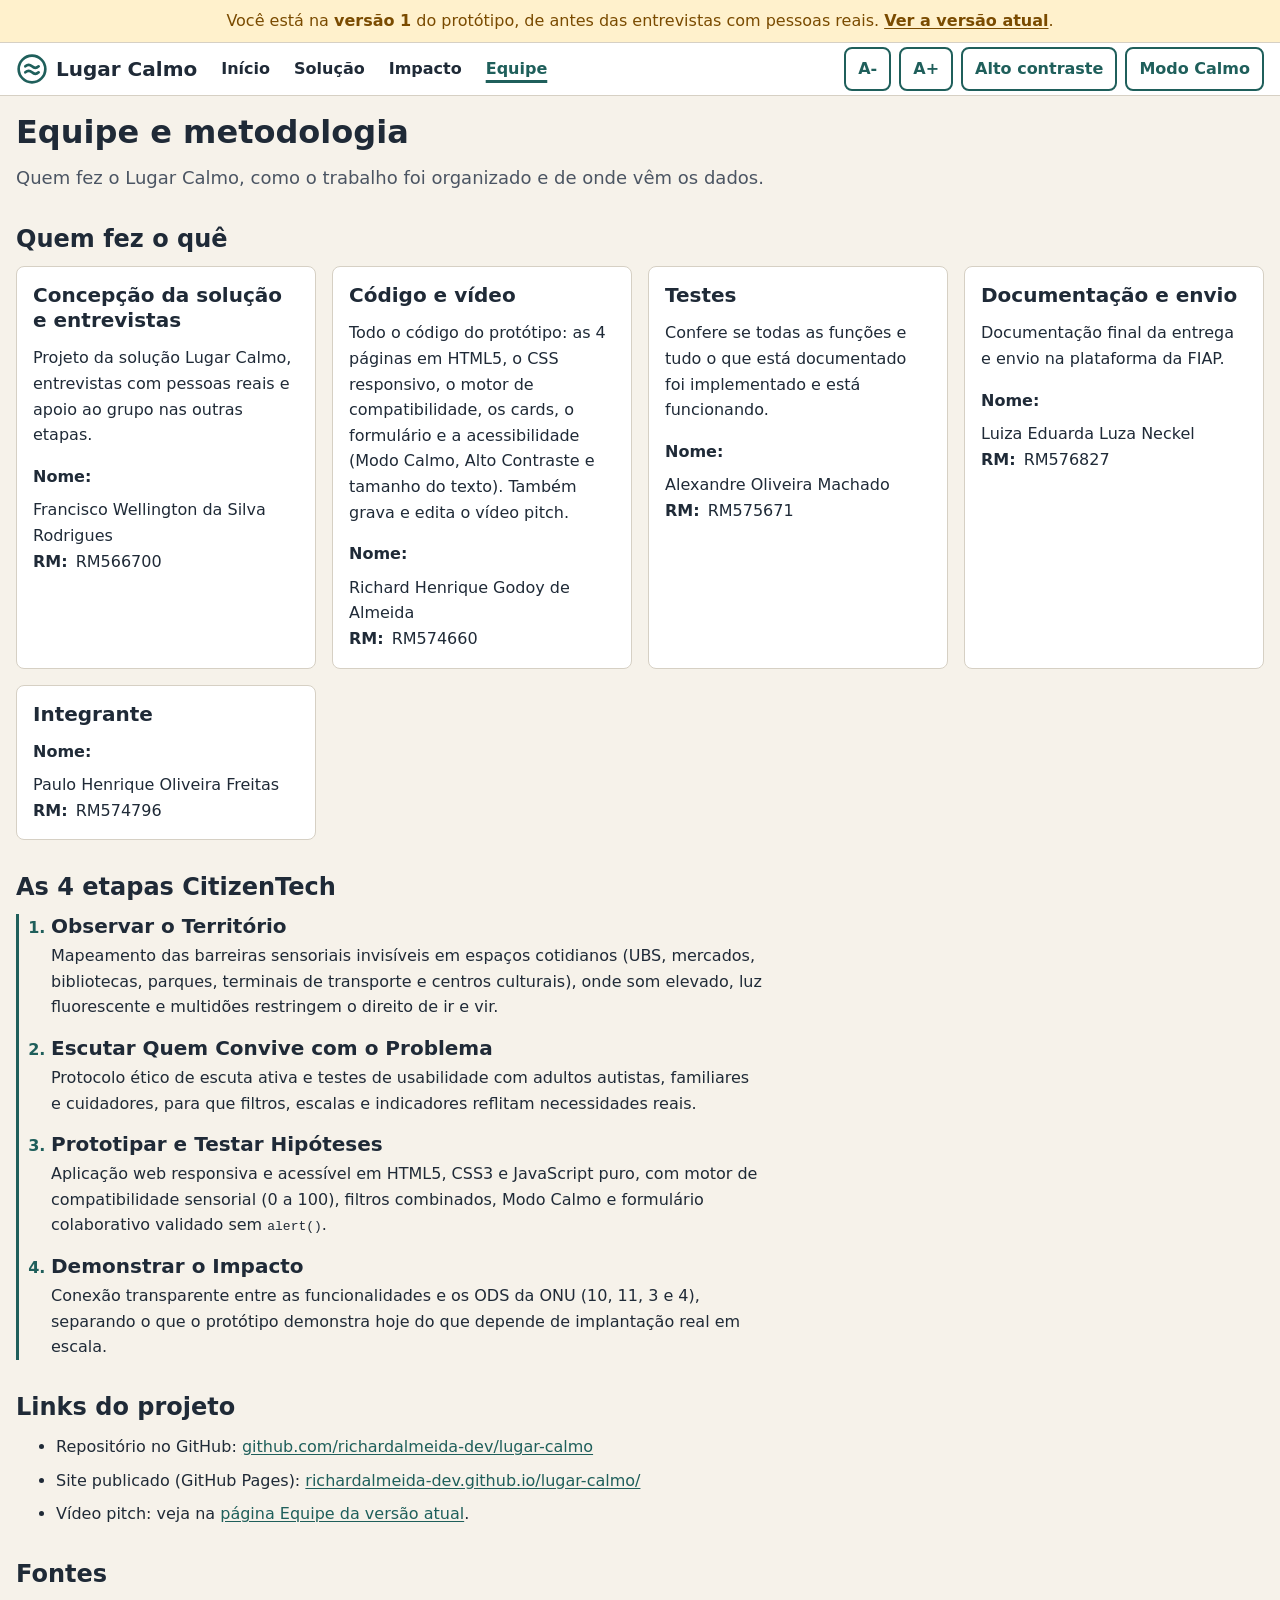
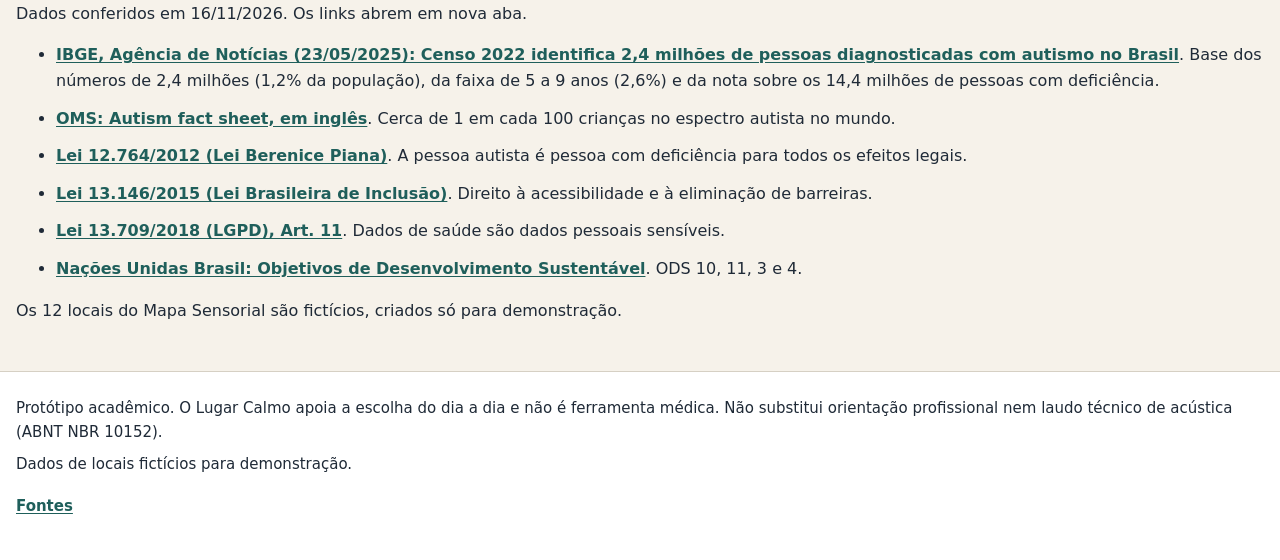
<file: v1/equipe.html>
<!DOCTYPE html>
<html lang="pt-BR">
<head>
  <meta charset="UTF-8">
  <meta name="viewport" content="width=device-width, initial-scale=1">
  <meta name="description" content="Equipe e metodologia do Lugar Calmo: quem fez o quê, as 4 etapas CitizenTech, links do projeto e fontes oficiais.">
  <title>Equipe | Lugar Calmo (versão 1)</title>
  <link rel="icon" href="img/favicon.svg" type="image/svg+xml">
  <!-- Ordem fixa (8.1): base (variáveis) primeiro e temas por último, para que Modo Calmo e Alto Contraste sobrescrevam as variáveis. -->
  <link rel="stylesheet" href="css/base.css">
  <link rel="stylesheet" href="css/layout.css">
  <link rel="stylesheet" href="css/componentes.css">
  <link rel="stylesheet" href="css/temas.css">
  <!-- R2: script com defer e sem módulos, para abrir por duplo clique (file://). Aplica as preferências salvas (RF20). -->
  <script src="js/acessibilidade.js" defer></script>
</head>
<body>
  <!-- Cópia congelada da versão 1 (tag v1.0), mantida só para comparação com a versão atual. -->
  <p class="aviso-versao">Você está na <strong>versão 1</strong> do protótipo, de antes das entrevistas com pessoas reais. <a href="../index.html">Ver a versão atual</a>.</p>
  <!-- Atalho de teclado: pula o cabeçalho e vai direto ao conteúdo. -->
  <a class="pular-conteudo" href="#conteudo">Ir para o conteúdo</a>

  <!-- Cabeçalho idêntico nas 4 páginas (RF16); só o aria-current muda. -->
  <header class="cabecalho">
    <a class="marca" href="index.html"><img src="img/favicon.svg" alt="" width="32" height="32"> Lugar Calmo</a>
    <!-- Menu horizontal com 4 links, sempre visível, sem hambúrguer (R11). -->
    <nav aria-label="Navegação principal">
      <ul class="menu">
        <li><a href="index.html">Início</a></li>
        <li><a href="solucao.html">Solução</a></li>
        <li><a href="impacto.html">Impacto</a></li>
        <li><a href="equipe.html" aria-current="page">Equipe</a></li>
      </ul>
    </nav>
    <!-- Barra de acessibilidade (M5). O comportamento fica em js/acessibilidade.js (RF13, RF14, RF15).
         O aria-label de A-/A+ começa pelo texto visível para cumprir o WCAG 2.5.3 (Rótulo no Nome, RNF01). -->
    <div class="barra-acessibilidade" role="group" aria-label="Preferências de leitura">
      <button type="button" id="btn-fonte-menos" aria-label="A-: diminuir tamanho do texto">A-</button>
      <button type="button" id="btn-fonte-mais" aria-label="A+: aumentar tamanho do texto">A+</button>
      <button type="button" id="btn-contraste" aria-pressed="false">Alto contraste</button>
      <button type="button" id="btn-modo-calmo" aria-pressed="false">Modo Calmo</button>
    </div>
  </header>

  <!-- tabindex="-1" deixa o link "Ir para o conteúdo" mover o foco para cá. -->
  <main id="conteudo" tabindex="-1">
    <h1>Equipe e metodologia</h1>
    <p class="introducao">Quem fez o Lugar Calmo, como o trabalho foi organizado e de onde vêm os dados.</p>

    <!-- 1. Quem fez o quê: divisão de tarefas combinada pelo grupo. -->
    <section class="secao" aria-labelledby="titulo-papeis">
      <h2 id="titulo-papeis">Quem fez o quê</h2>
      <ul class="grade-cartoes">
        <li class="cartao">
          <h3>Concepção da solução e entrevistas</h3>
          <p>Projeto da solução Lugar Calmo, entrevistas com pessoas reais e apoio ao grupo nas outras etapas.</p>
          <dl class="dados-integrante">
            <div><dt>Nome:</dt><dd>Francisco Wellington da Silva Rodrigues</dd></div>
            <div><dt>RM:</dt><dd>RM566700</dd></div>
          </dl>
        </li>
        <li class="cartao">
          <h3>Código e vídeo</h3>
          <p>Todo o código do protótipo: as 4 páginas em HTML5, o CSS responsivo, o motor de compatibilidade, os cards, o formulário e a acessibilidade (Modo Calmo, Alto Contraste e tamanho do texto). Também grava e edita o vídeo pitch.</p>
          <dl class="dados-integrante">
            <div><dt>Nome:</dt><dd>Richard Henrique Godoy de Almeida</dd></div>
            <div><dt>RM:</dt><dd>RM574660</dd></div>
          </dl>
        </li>
        <li class="cartao">
          <h3>Testes</h3>
          <p>Confere se todas as funções e tudo o que está documentado foi implementado e está funcionando.</p>
          <dl class="dados-integrante">
            <div><dt>Nome:</dt><dd>Alexandre Oliveira Machado</dd></div>
            <div><dt>RM:</dt><dd>RM575671</dd></div>
          </dl>
        </li>
        <li class="cartao">
          <h3>Documentação e envio</h3>
          <p>Documentação final da entrega e envio na plataforma da FIAP.</p>
          <dl class="dados-integrante">
            <div><dt>Nome:</dt><dd>Luiza Eduarda Luza Neckel</dd></div>
            <div><dt>RM:</dt><dd>RM576827</dd></div>
          </dl>
        </li>
        <li class="cartao">
          <h3>Integrante</h3>
          <dl class="dados-integrante">
            <div><dt>Nome:</dt><dd>Paulo Henrique Oliveira Freitas</dd></div>
            <div><dt>RM:</dt><dd>RM574796</dd></div>
          </dl>
        </li>
      </ul>
    </section>

    <!-- 2. As 4 etapas CitizenTech em linha do tempo.
         Texto oficial da Parte 1.1 do documento mestre, copiado sem alterações; por isso a marca de conferência (K9) saiu. -->
    <section class="secao" aria-labelledby="titulo-etapas">
      <h2 id="titulo-etapas">As 4 etapas CitizenTech</h2>
      <ol class="linha-do-tempo">
        <li>
          <h3>Observar o Território</h3>
          <p>Mapeamento das barreiras sensoriais invisíveis em espaços cotidianos (UBS, mercados, bibliotecas, parques, terminais de transporte e centros culturais), onde som elevado, luz fluorescente e multidões restringem o direito de ir e vir.</p>
        </li>
        <li>
          <h3>Escutar Quem Convive com o Problema</h3>
          <p>Protocolo ético de escuta ativa e testes de usabilidade com adultos autistas, familiares e cuidadores, para que filtros, escalas e indicadores reflitam necessidades reais.</p>
        </li>
        <li>
          <h3>Prototipar e Testar Hipóteses</h3>
          <!-- O parêntese de abertura vai como entidade (&#40;): o navegador mostra o nome da função com parênteses,
               mas o verificador, que lê o texto puro do HTML, não confunde esta menção com uma chamada proibida. -->
          <p>Aplicação web responsiva e acessível em HTML5, CSS3 e JavaScript puro, com motor de compatibilidade sensorial (0 a 100), filtros combinados, Modo Calmo e formulário colaborativo validado sem <code>alert&#40;)</code>.</p>
        </li>
        <li>
          <h3>Demonstrar o Impacto</h3>
          <p>Conexão transparente entre as funcionalidades e os ODS da ONU (10, 11, 3 e 4), separando o que o protótipo demonstra hoje do que depende de implantação real em escala.</p>
        </li>
      </ol>
    </section>

    <!-- 3. Links do projeto. O do vídeo entra quando o pitch for publicado. -->
    <section class="secao" aria-labelledby="titulo-links">
      <h2 id="titulo-links">Links do projeto</h2>
      <ul class="lista-simples">
        <li>Repositório no GitHub: <a href="https://github.com/richardalmeida-dev/lugar-calmo" target="_blank" rel="noopener noreferrer">github.com/richardalmeida-dev/lugar-calmo<span class="visualmente-oculto"> (abre em nova aba)</span></a></li>
        <li>Site publicado (GitHub Pages): <a href="https://richardalmeida-dev.github.io/lugar-calmo/" target="_blank" rel="noopener noreferrer">richardalmeida-dev.github.io/lugar-calmo/<span class="visualmente-oculto"> (abre em nova aba)</span></a></li>
        <li>Vídeo pitch: veja na <a href="../equipe.html">página Equipe da versão atual</a>.</li>
      </ul>
    </section>

    <!-- 4. Fontes (1.2): todo dado do site aponta para cá pelo link "Fontes" do rodapé. Nenhum dado sem fonte aberta. -->
    <section class="secao" id="fontes" aria-labelledby="titulo-fontes">
      <h2 id="titulo-fontes">Fontes</h2>
      <p>Dados conferidos em 16/11/2026. Os links abrem em nova aba.</p>
      <ul class="lista-fontes">
        <li><a href="https://agenciadenoticias.ibge.gov.br/agencia-noticias/2012-agencia-de-noticias/noticias/43464-censo-2022-identifica-2-4-milhoes-de-pessoas-diagnosticadas-com-autismo-no-brasil" target="_blank" rel="noopener noreferrer">IBGE, Agência de Notícias (23/05/2025): Censo 2022 identifica 2,4 milhões de pessoas diagnosticadas com autismo no Brasil<span class="visualmente-oculto"> (abre em nova aba)</span></a>. Base dos números de 2,4 milhões (1,2% da população), da faixa de 5 a 9 anos (2,6%) e da nota sobre os 14,4 milhões de pessoas com deficiência.</li>
        <li><a href="https://www.who.int/news-room/fact-sheets/detail/autism-spectrum-disorders" target="_blank" rel="noopener noreferrer">OMS: Autism fact sheet, em inglês<span class="visualmente-oculto"> (abre em nova aba)</span></a>. Cerca de 1 em cada 100 crianças no espectro autista no mundo.</li>
        <li><a href="https://www.planalto.gov.br/ccivil_03/_ato2011-2014/2012/lei/l12764.htm" target="_blank" rel="noopener noreferrer">Lei 12.764/2012 (Lei Berenice Piana)<span class="visualmente-oculto"> (abre em nova aba)</span></a>. A pessoa autista é pessoa com deficiência para todos os efeitos legais.</li>
        <li><a href="https://www.planalto.gov.br/ccivil_03/_ato2015-2018/2015/lei/l13146.htm" target="_blank" rel="noopener noreferrer">Lei 13.146/2015 (Lei Brasileira de Inclusão)<span class="visualmente-oculto"> (abre em nova aba)</span></a>. Direito à acessibilidade e à eliminação de barreiras.</li>
        <li><a href="https://www.planalto.gov.br/ccivil_03/_ato2015-2018/2018/lei/l13709.htm" target="_blank" rel="noopener noreferrer">Lei 13.709/2018 (LGPD), Art. 11<span class="visualmente-oculto"> (abre em nova aba)</span></a>. Dados de saúde são dados pessoais sensíveis.</li>
        <li><a href="https://brasil.un.org/pt-br/sdgs" target="_blank" rel="noopener noreferrer">Nações Unidas Brasil: Objetivos de Desenvolvimento Sustentável<span class="visualmente-oculto"> (abre em nova aba)</span></a>. ODS 10, 11, 3 e 4.</li>
      </ul>
      <p>Os 12 locais do Mapa Sensorial são fictícios, criados só para demonstração.</p>
    </section>

  </main>

  <!-- Rodapé idêntico nas 4 páginas: aviso fixo da RN14 e origem dos dados. -->
  <footer class="rodape">
    <p>Protótipo acadêmico. O Lugar Calmo apoia a escolha do dia a dia e não é ferramenta médica. Não substitui orientação profissional nem laudo técnico de acústica (ABNT NBR 10152).</p>
    <p>Dados de locais fictícios para demonstração.</p>
    <p><a href="equipe.html#fontes">Fontes</a></p>
  </footer>
</body>
</html>
</file>
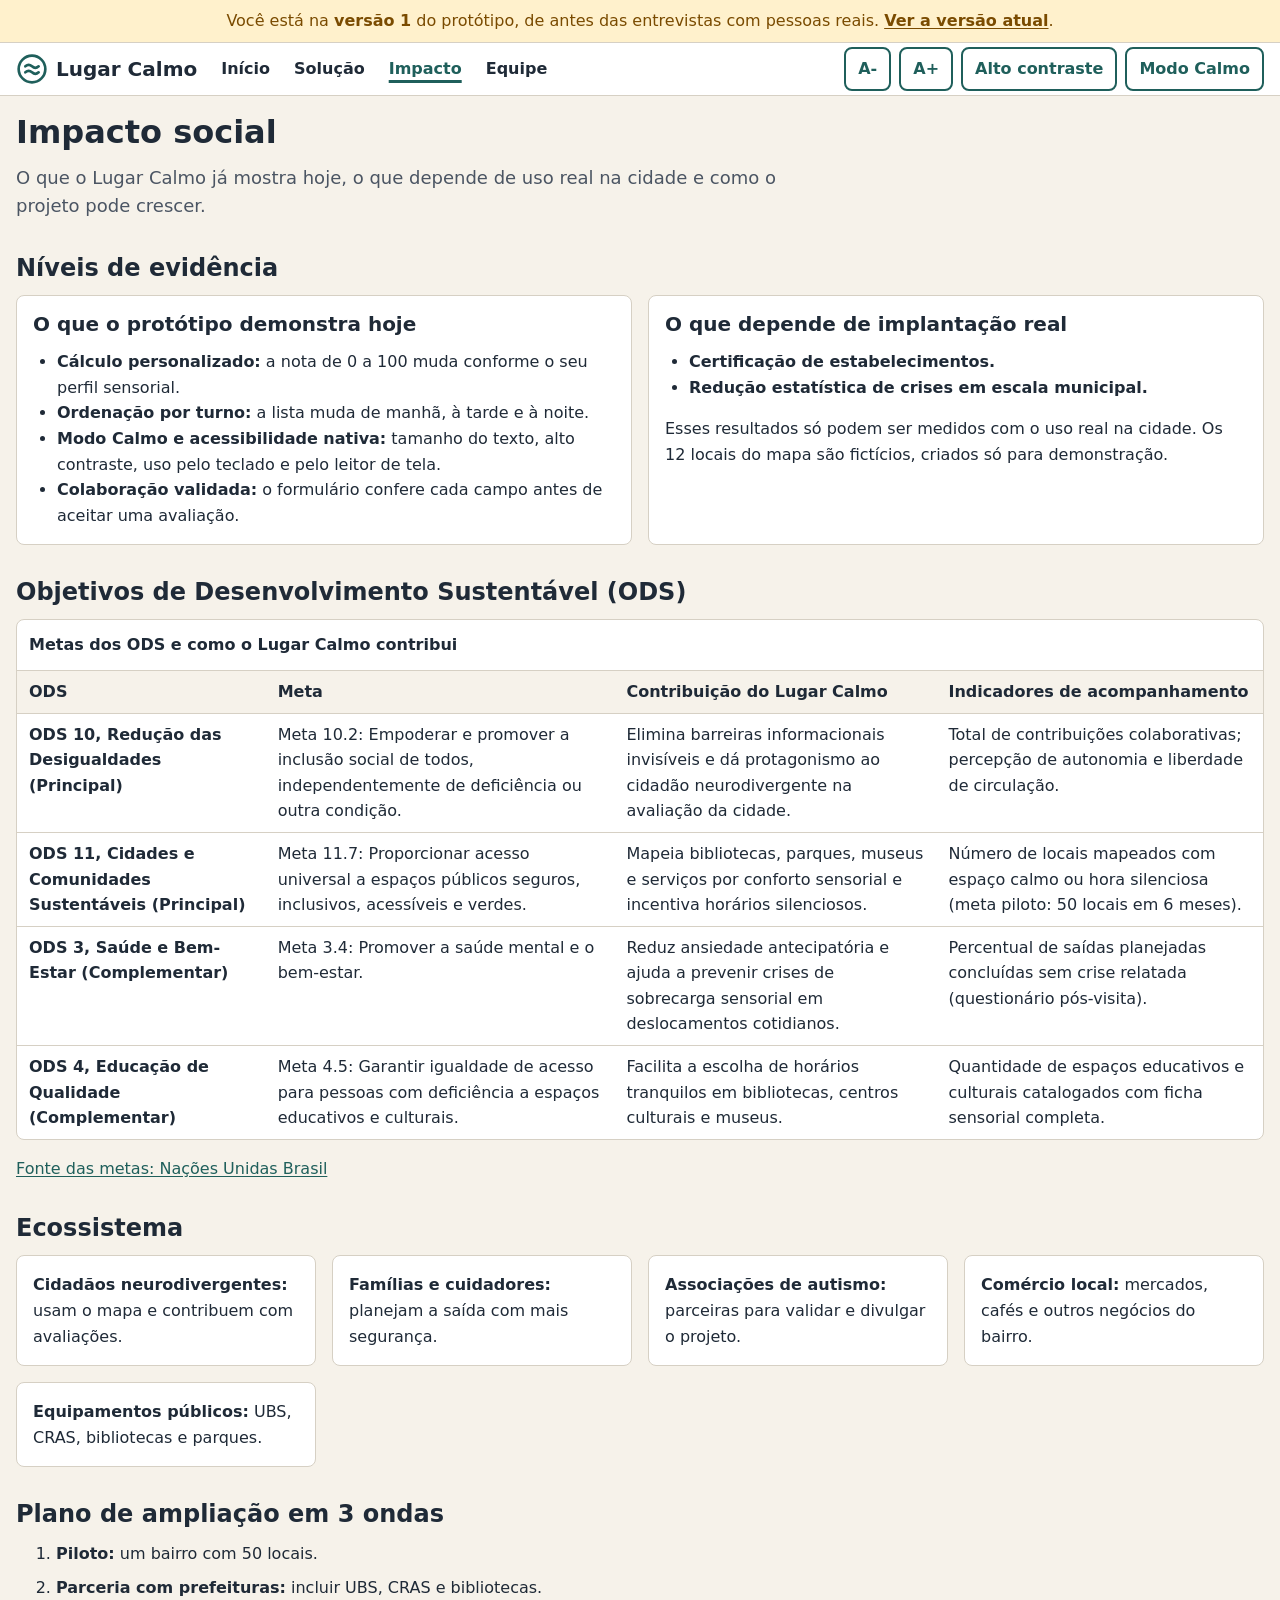
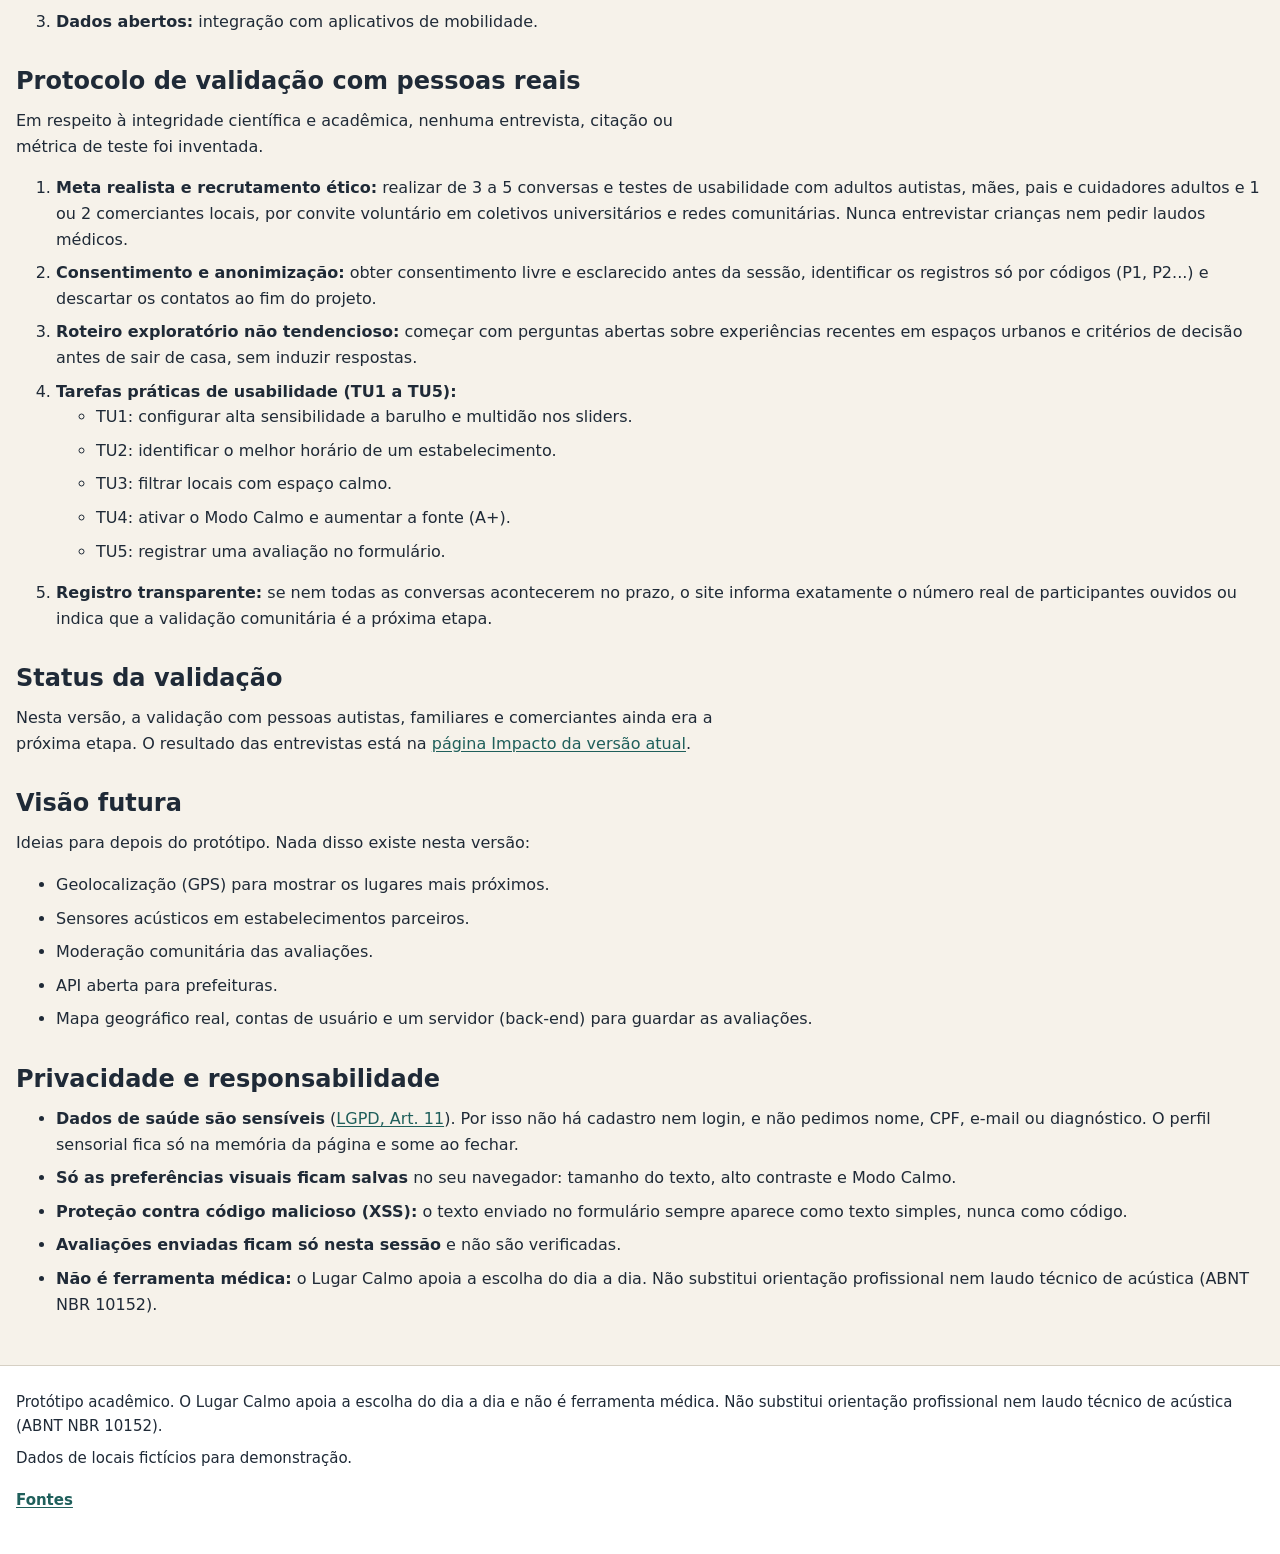
<file: v1/impacto.html>
<!DOCTYPE html>
<html lang="pt-BR">
<head>
  <meta charset="UTF-8">
  <meta name="viewport" content="width=device-width, initial-scale=1">
  <meta name="description" content="Impacto social do Lugar Calmo: o que o protótipo demonstra, metas dos ODS, plano de ampliação, validação com pessoas reais e privacidade.">
  <title>Impacto | Lugar Calmo (versão 1)</title>
  <link rel="icon" href="img/favicon.svg" type="image/svg+xml">
  <!-- Ordem fixa (8.1): base (variáveis) primeiro e temas por último, para que Modo Calmo e Alto Contraste sobrescrevam as variáveis. -->
  <link rel="stylesheet" href="css/base.css">
  <link rel="stylesheet" href="css/layout.css">
  <link rel="stylesheet" href="css/componentes.css">
  <link rel="stylesheet" href="css/temas.css">
  <!-- R2: script com defer e sem módulos, para abrir por duplo clique (file://). Aplica as preferências salvas (RF20). -->
  <script src="js/acessibilidade.js" defer></script>
</head>
<body>
  <!-- Cópia congelada da versão 1 (tag v1.0), mantida só para comparação com a versão atual. -->
  <p class="aviso-versao">Você está na <strong>versão 1</strong> do protótipo, de antes das entrevistas com pessoas reais. <a href="../index.html">Ver a versão atual</a>.</p>
  <!-- Atalho de teclado: pula o cabeçalho e vai direto ao conteúdo. -->
  <a class="pular-conteudo" href="#conteudo">Ir para o conteúdo</a>

  <!-- Cabeçalho idêntico nas 4 páginas (RF16); só o aria-current muda. -->
  <header class="cabecalho">
    <a class="marca" href="index.html"><img src="img/favicon.svg" alt="" width="32" height="32"> Lugar Calmo</a>
    <!-- Menu horizontal com 4 links, sempre visível, sem hambúrguer (R11). -->
    <nav aria-label="Navegação principal">
      <ul class="menu">
        <li><a href="index.html">Início</a></li>
        <li><a href="solucao.html">Solução</a></li>
        <li><a href="impacto.html" aria-current="page">Impacto</a></li>
        <li><a href="equipe.html">Equipe</a></li>
      </ul>
    </nav>
    <!-- Barra de acessibilidade (M5). O comportamento fica em js/acessibilidade.js (RF13, RF14, RF15).
         O aria-label de A-/A+ começa pelo texto visível para cumprir o WCAG 2.5.3 (Rótulo no Nome, RNF01). -->
    <div class="barra-acessibilidade" role="group" aria-label="Preferências de leitura">
      <button type="button" id="btn-fonte-menos" aria-label="A-: diminuir tamanho do texto">A-</button>
      <button type="button" id="btn-fonte-mais" aria-label="A+: aumentar tamanho do texto">A+</button>
      <button type="button" id="btn-contraste" aria-pressed="false">Alto contraste</button>
      <button type="button" id="btn-modo-calmo" aria-pressed="false">Modo Calmo</button>
    </div>
  </header>

  <!-- tabindex="-1" deixa o link "Ir para o conteúdo" mover o foco para cá. -->
  <main id="conteudo" tabindex="-1">
    <h1>Impacto social</h1>
    <p class="introducao">O que o Lugar Calmo já mostra hoje, o que depende de uso real na cidade e como o projeto pode crescer.</p>

    <!-- 1. Níveis de evidência: separa o que o protótipo prova do que ainda depende de implantação (8.5). -->
    <section class="secao" aria-labelledby="titulo-evidencia">
      <h2 id="titulo-evidencia">Níveis de evidência</h2>
      <div class="colunas-evidencia">
        <div class="cartao">
          <h3>O que o protótipo demonstra hoje</h3>
          <ul>
            <li><strong>Cálculo personalizado:</strong> a nota de 0 a 100 muda conforme o seu perfil sensorial.</li>
            <li><strong>Ordenação por turno:</strong> a lista muda de manhã, à tarde e à noite.</li>
            <li><strong>Modo Calmo e acessibilidade nativa:</strong> tamanho do texto, alto contraste, uso pelo teclado e pelo leitor de tela.</li>
            <li><strong>Colaboração validada:</strong> o formulário confere cada campo antes de aceitar uma avaliação.</li>
          </ul>
        </div>
        <div class="cartao">
          <h3>O que depende de implantação real</h3>
          <ul>
            <li><strong>Certificação de estabelecimentos.</strong></li>
            <li><strong>Redução estatística de crises em escala municipal.</strong></li>
          </ul>
          <p>Esses resultados só podem ser medidos com o uso real na cidade. Os 12 locais do mapa são fictícios, criados só para demonstração.</p>
        </div>
      </div>
    </section>

    <!-- 2. ODS em tabela com caption e cabeçalhos (8.5).
         Texto oficial da Parte 8 do documento mestre, copiado sem alterações; por isso a marca de conferência (K9) saiu.
         Cada linha começa com th scope="row" para o leitor de tela anunciar o ODS antes de cada célula. -->
    <section class="secao" aria-labelledby="titulo-ods">
      <h2 id="titulo-ods">Objetivos de Desenvolvimento Sustentável (ODS)</h2>
      <!-- A caixa rola sozinha em telas estreitas; tabindex="0" deixa rolar pelo teclado. -->
      <div class="tabela-rolagem" role="region" aria-labelledby="legenda-ods" tabindex="0">
        <table class="tabela-ods">
          <caption id="legenda-ods">Metas dos ODS e como o Lugar Calmo contribui</caption>
          <thead>
            <tr>
              <th scope="col">ODS</th>
              <th scope="col">Meta</th>
              <th scope="col">Contribuição do Lugar Calmo</th>
              <th scope="col">Indicadores de acompanhamento</th>
            </tr>
          </thead>
          <tbody>
            <tr>
              <th scope="row">ODS 10, Redução das Desigualdades (Principal)</th>
              <td>Meta 10.2: Empoderar e promover a inclusão social de todos, independentemente de deficiência ou outra condição.</td>
              <td>Elimina barreiras informacionais invisíveis e dá protagonismo ao cidadão neurodivergente na avaliação da cidade.</td>
              <td>Total de contribuições colaborativas; percepção de autonomia e liberdade de circulação.</td>
            </tr>
            <tr>
              <th scope="row">ODS 11, Cidades e Comunidades Sustentáveis (Principal)</th>
              <td>Meta 11.7: Proporcionar acesso universal a espaços públicos seguros, inclusivos, acessíveis e verdes.</td>
              <td>Mapeia bibliotecas, parques, museus e serviços por conforto sensorial e incentiva horários silenciosos.</td>
              <td>Número de locais mapeados com espaço calmo ou hora silenciosa (meta piloto: 50 locais em 6 meses).</td>
            </tr>
            <tr>
              <th scope="row">ODS 3, Saúde e Bem-Estar (Complementar)</th>
              <td>Meta 3.4: Promover a saúde mental e o bem-estar.</td>
              <td>Reduz ansiedade antecipatória e ajuda a prevenir crises de sobrecarga sensorial em deslocamentos cotidianos.</td>
              <td>Percentual de saídas planejadas concluídas sem crise relatada (questionário pós-visita).</td>
            </tr>
            <tr>
              <th scope="row">ODS 4, Educação de Qualidade (Complementar)</th>
              <td>Meta 4.5: Garantir igualdade de acesso para pessoas com deficiência a espaços educativos e culturais.</td>
              <td>Facilita a escolha de horários tranquilos em bibliotecas, centros culturais e museus.</td>
              <td>Quantidade de espaços educativos e culturais catalogados com ficha sensorial completa.</td>
            </tr>
          </tbody>
        </table>
      </div>
      <p><a href="https://brasil.un.org/pt-br/sdgs" target="_blank" rel="noopener noreferrer">Fonte das metas: Nações Unidas Brasil<span class="visualmente-oculto"> (abre em nova aba)</span></a></p>
    </section>

    <!-- 3. Ecossistema: quem participa e ganha com o projeto (8.5). -->
    <section class="secao" aria-labelledby="titulo-ecossistema">
      <h2 id="titulo-ecossistema">Ecossistema</h2>
      <ul class="grade-cartoes">
        <li class="cartao"><strong>Cidadãos neurodivergentes:</strong> usam o mapa e contribuem com avaliações.</li>
        <li class="cartao"><strong>Famílias e cuidadores:</strong> planejam a saída com mais segurança.</li>
        <li class="cartao"><strong>Associações de autismo:</strong> parceiras para validar e divulgar o projeto.</li>
        <li class="cartao"><strong>Comércio local:</strong> mercados, cafés e outros negócios do bairro.</li>
        <li class="cartao"><strong>Equipamentos públicos:</strong> UBS, CRAS, bibliotecas e parques.</li>
      </ul>
    </section>

    <!-- 4. Plano de ampliação em 3 ondas, em ordem (8.5). -->
    <section class="secao" aria-labelledby="titulo-ampliacao">
      <h2 id="titulo-ampliacao">Plano de ampliação em 3 ondas</h2>
      <ol class="passos">
        <li><strong>Piloto:</strong> um bairro com 50 locais.</li>
        <li><strong>Parceria com prefeituras:</strong> incluir UBS, CRAS e bibliotecas.</li>
        <li><strong>Dados abertos:</strong> integração com aplicativos de mobilidade.</li>
      </ol>
    </section>

    <!-- 5. Protocolo de validação: texto oficial da Parte 7 do documento mestre, copiado sem alterações.
         A marca de conferência (K9) saiu porque o texto já é o do documento.
         O parágrafo de abertura deixa claro que nenhum dado de pesquisa foi inventado. -->
    <section class="secao" aria-labelledby="titulo-protocolo">
      <h2 id="titulo-protocolo">Protocolo de validação com pessoas reais</h2>
      <p>Em respeito à integridade científica e acadêmica, nenhuma entrevista, citação ou métrica de teste foi inventada.</p>
      <ol class="passos">
        <li><strong>Meta realista e recrutamento ético:</strong> realizar de 3 a 5 conversas e testes de usabilidade com adultos autistas, mães, pais e cuidadores adultos e 1 ou 2 comerciantes locais, por convite voluntário em coletivos universitários e redes comunitárias. Nunca entrevistar crianças nem pedir laudos médicos.</li>
        <li><strong>Consentimento e anonimização:</strong> obter consentimento livre e esclarecido antes da sessão, identificar os registros só por códigos (P1, P2...) e descartar os contatos ao fim do projeto.</li>
        <li><strong>Roteiro exploratório não tendencioso:</strong> começar com perguntas abertas sobre experiências recentes em espaços urbanos e critérios de decisão antes de sair de casa, sem induzir respostas.</li>
        <li><strong>Tarefas práticas de usabilidade (TU1 a TU5):</strong>
          <!-- Sublista: as 5 tarefas ficam dentro do passo 4 para o leitor de tela anunciar que fazem parte dele. -->
          <ul>
            <li>TU1: configurar alta sensibilidade a barulho e multidão nos sliders.</li>
            <li>TU2: identificar o melhor horário de um estabelecimento.</li>
            <li>TU3: filtrar locais com espaço calmo.</li>
            <li>TU4: ativar o Modo Calmo e aumentar a fonte (A+).</li>
            <li>TU5: registrar uma avaliação no formulário.</li>
          </ul>
        </li>
        <li><strong>Registro transparente:</strong> se nem todas as conversas acontecerem no prazo, o site informa exatamente o número real de participantes ouvidos ou indica que a validação comunitária é a próxima etapa.</li>
      </ol>
    </section>

    <!-- 6. Status da validação (8.5, item 6). Texto padrão: nunca inventar número.
         A marca pendente logo abaixo fica de propósito: a equipe decide antes da entrega se mantém este texto
         ou troca por "Ouvimos N pessoas (P1 a PN) em DD/11/2026", conforme a escuta real. -->
    <section class="secao" aria-labelledby="titulo-status">
      <h2 id="titulo-status">Status da validação</h2>
      <p id="status-validacao">Nesta versão, a validação com pessoas autistas, familiares e comerciantes ainda era a próxima etapa. O resultado das entrevistas está na <a href="../impacto.html#validacao">página Impacto da versão atual</a>.</p>
    </section>

    <!-- 7. Visão futura (M8): só descrita em texto, fora do protótipo (3.2). -->
    <section class="secao" aria-labelledby="titulo-futuro">
      <h2 id="titulo-futuro">Visão futura</h2>
      <p>Ideias para depois do protótipo. Nada disso existe nesta versão:</p>
      <ul class="lista-simples">
        <li>Geolocalização (GPS) para mostrar os lugares mais próximos.</li>
        <li>Sensores acústicos em estabelecimentos parceiros.</li>
        <li>Moderação comunitária das avaliações.</li>
        <li>API aberta para prefeituras.</li>
        <li>Mapa geográfico real, contas de usuário e um servidor (back-end) para guardar as avaliações.</li>
      </ul>
    </section>

    <!-- 8. Privacidade e responsabilidade (8.5): LGPD, proteção do texto enviado e aviso de não ser ferramenta médica. -->
    <section class="secao" aria-labelledby="titulo-privacidade">
      <h2 id="titulo-privacidade">Privacidade e responsabilidade</h2>
      <ul class="lista-simples">
        <li><strong>Dados de saúde são sensíveis</strong> (<a href="https://www.planalto.gov.br/ccivil_03/_ato2015-2018/2018/lei/l13709.htm" target="_blank" rel="noopener noreferrer">LGPD, Art. 11<span class="visualmente-oculto"> (abre em nova aba)</span></a>). Por isso não há cadastro nem login, e não pedimos nome, CPF, e-mail ou diagnóstico. O perfil sensorial fica só na memória da página e some ao fechar.</li>
        <li><strong>Só as preferências visuais ficam salvas</strong> no seu navegador: tamanho do texto, alto contraste e Modo Calmo.</li>
        <li><strong>Proteção contra código malicioso (XSS):</strong> o texto enviado no formulário sempre aparece como texto simples, nunca como código.</li>
        <li><strong>Avaliações enviadas ficam só nesta sessão</strong> e não são verificadas.</li>
        <li><strong>Não é ferramenta médica:</strong> o Lugar Calmo apoia a escolha do dia a dia. Não substitui orientação profissional nem laudo técnico de acústica (ABNT NBR 10152).</li>
      </ul>
    </section>
  </main>

  <!-- Rodapé idêntico nas 4 páginas: aviso fixo da RN14 e origem dos dados. -->
  <footer class="rodape">
    <p>Protótipo acadêmico. O Lugar Calmo apoia a escolha do dia a dia e não é ferramenta médica. Não substitui orientação profissional nem laudo técnico de acústica (ABNT NBR 10152).</p>
    <p>Dados de locais fictícios para demonstração.</p>
    <p><a href="equipe.html#fontes">Fontes</a></p>
  </footer>
</body>
</html>
</file>
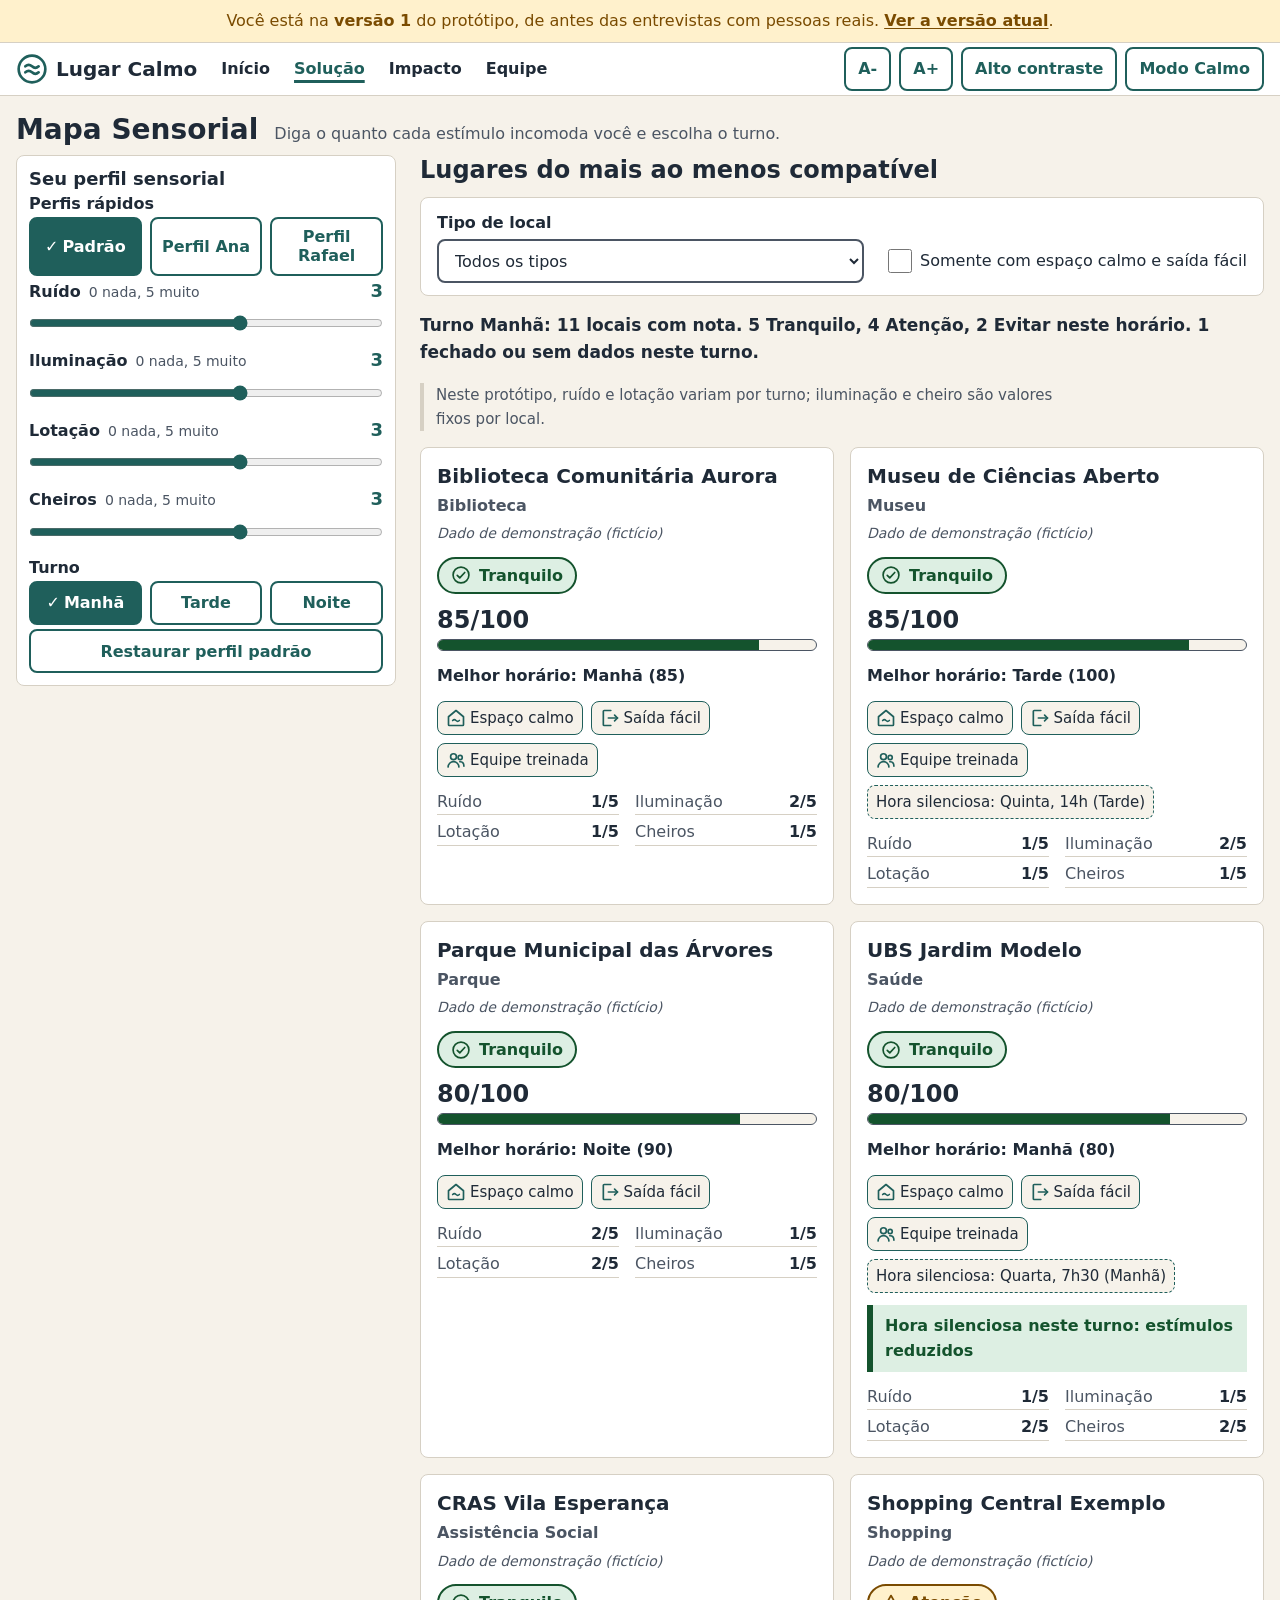
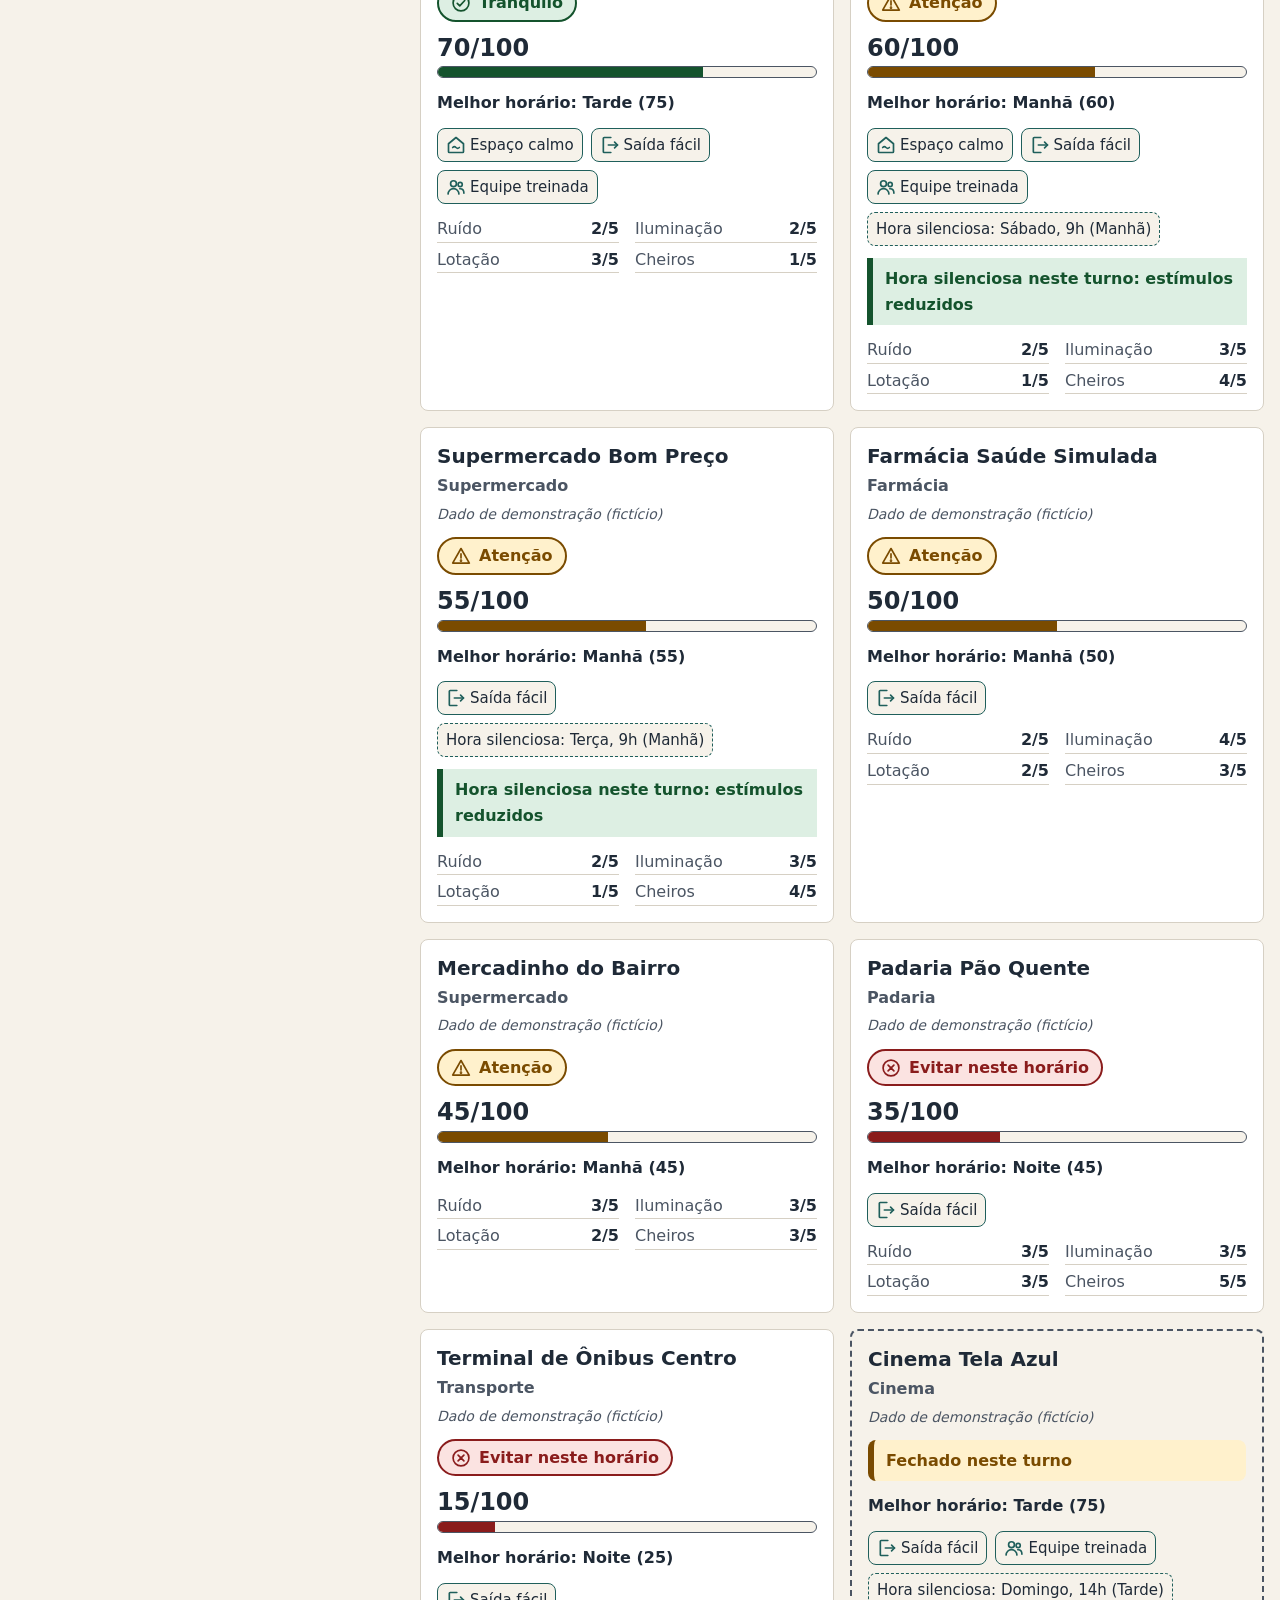
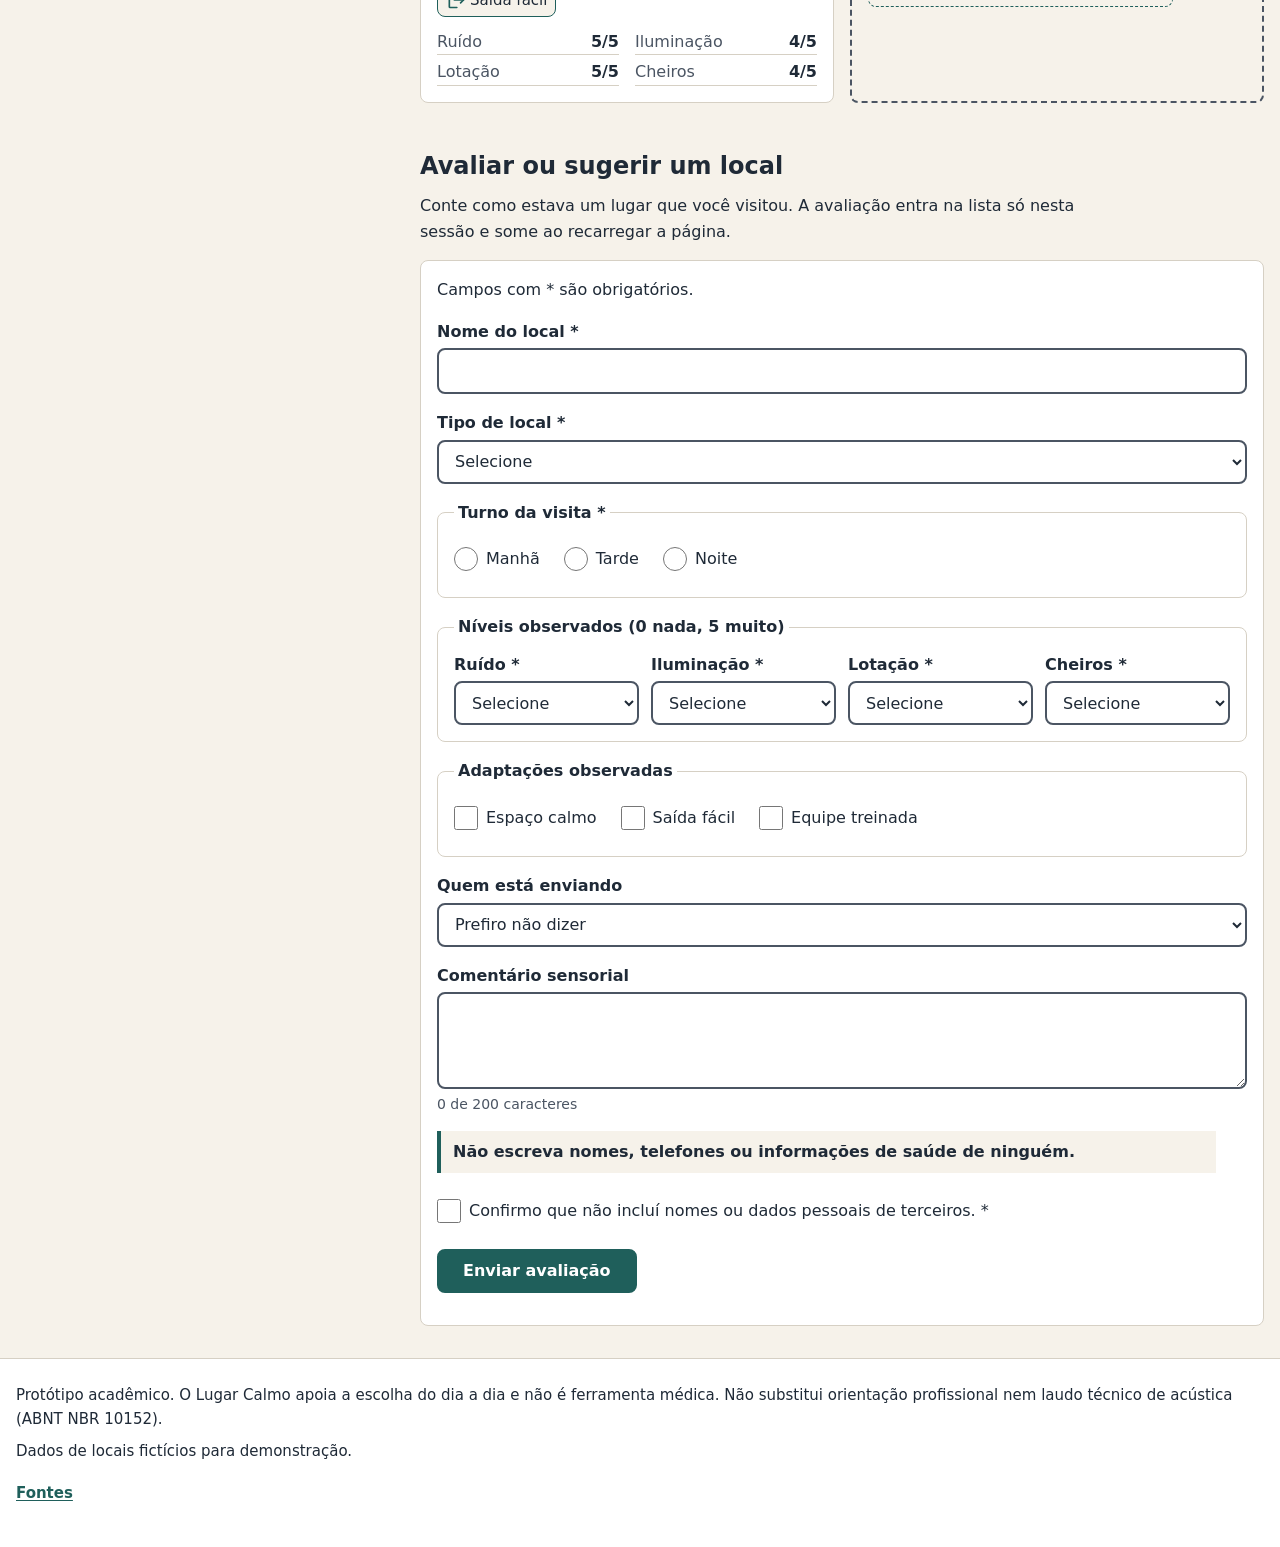
<file: v1/solucao.html>
<!DOCTYPE html>
<html lang="pt-BR">
<head>
  <meta charset="UTF-8">
  <meta name="viewport" content="width=device-width, initial-scale=1">
  <meta name="description" content="Mapa Sensorial do Lugar Calmo: ajuste seu perfil sensorial, escolha o turno e veja os lugares do mais ao menos compatível.">
  <title>Solução | Lugar Calmo (versão 1)</title>
  <link rel="icon" href="img/favicon.svg" type="image/svg+xml">
  <!-- Ordem fixa (8.1): base (variáveis) primeiro e temas por último, para que Modo Calmo e Alto Contraste sobrescrevam as variáveis. -->
  <link rel="stylesheet" href="css/base.css">
  <link rel="stylesheet" href="css/layout.css">
  <link rel="stylesheet" href="css/componentes.css">
  <link rel="stylesheet" href="css/temas.css">
  <!-- R2 e K3: todos com defer e sem módulos (abre em file://). A ordem importa:
       dados e cálculo antes de quem os usa; app.js por último liga tudo. -->
  <script src="js/acessibilidade.js" defer></script>
  <script src="js/dados.js" defer></script>
  <script src="js/calculo.js" defer></script>
  <script src="js/render.js" defer></script>
  <script src="js/formulario.js" defer></script>
  <script src="js/app.js" defer></script>
</head>
<body>
  <!-- Cópia congelada da versão 1 (tag v1.0), mantida só para comparação com a versão atual. -->
  <p class="aviso-versao">Você está na <strong>versão 1</strong> do protótipo, de antes das entrevistas com pessoas reais. <a href="../index.html">Ver a versão atual</a>.</p>
  <!-- Atalho de teclado: pula o cabeçalho e vai direto ao conteúdo. -->
  <a class="pular-conteudo" href="#conteudo">Ir para o conteúdo</a>

  <!-- Cabeçalho idêntico nas 4 páginas (RF16); só o aria-current muda. -->
  <header class="cabecalho">
    <a class="marca" href="index.html"><img src="img/favicon.svg" alt="" width="32" height="32"> Lugar Calmo</a>
    <!-- Menu horizontal com 4 links, sempre visível, sem hambúrguer (R11). -->
    <nav aria-label="Navegação principal">
      <ul class="menu">
        <li><a href="index.html">Início</a></li>
        <li><a href="solucao.html" aria-current="page">Solução</a></li>
        <li><a href="impacto.html">Impacto</a></li>
        <li><a href="equipe.html">Equipe</a></li>
      </ul>
    </nav>
    <!-- Barra de acessibilidade (M5). O comportamento fica em js/acessibilidade.js (RF13, RF14, RF15).
         O aria-label de A-/A+ começa pelo texto visível para cumprir o WCAG 2.5.3 (Rótulo no Nome, RNF01). -->
    <div class="barra-acessibilidade" role="group" aria-label="Preferências de leitura">
      <button type="button" id="btn-fonte-menos" aria-label="A-: diminuir tamanho do texto">A-</button>
      <button type="button" id="btn-fonte-mais" aria-label="A+: aumentar tamanho do texto">A+</button>
      <button type="button" id="btn-contraste" aria-pressed="false">Alto contraste</button>
      <button type="button" id="btn-modo-calmo" aria-pressed="false">Modo Calmo</button>
    </div>
  </header>

  <!-- tabindex="-1" deixa o link "Ir para o conteúdo" mover o foco para cá. -->
  <main id="conteudo" tabindex="-1">
    <!-- Título e instrução lado a lado no desktop (layout.css), para o painel caber inteiro acima da dobra (11.3).
         A frase é curta para ficar em 1 linha; o h2 da lista já diz que a ordem vai do mais ao menos compatível. -->
    <div class="titulo-solucao">
      <h1>Mapa Sensorial</h1>
      <p class="introducao">Diga o quanto cada estímulo incomoda você e escolha o turno.</p>
    </div>

    <!-- Duas colunas a partir de 1024 px (11.3): painel à esquerda, resultados e formulário à direita. -->
    <div class="layout-solucao">

      <!-- Painel de perfil (M1, 8.3). Sticky no desktop para ficar à vista enquanto a lista rola. -->
      <aside id="painel-perfil" aria-labelledby="titulo-perfil">
        <h2 id="titulo-perfil">Seu perfil sensorial</h2>

        <!-- Perfis rápidos (RF19): app.js troca o aria-pressed do botão ativo. -->
        <div class="grupo-perfis">
          <p class="rotulo-grupo" id="rotulo-perfis">Perfis rápidos</p>
          <div class="perfis-rapidos" role="group" aria-labelledby="rotulo-perfis">
            <button type="button" class="btn-perfil" data-perfil="padrao" aria-pressed="true">Padrão</button>
            <button type="button" class="btn-perfil" data-perfil="ana" aria-pressed="false">Perfil Ana</button>
            <button type="button" class="btn-perfil" data-perfil="rafael" aria-pressed="false">Perfil Rafael</button>
          </div>
        </div>

        <!-- 4 sliders de 0 a 5, padrão 3 (RN01, RF02). Sem fieldset por controle para economizar altura (8.3).
             O <output> mostra o número ao lado; app.js atualiza também o aria-valuetext ("3 de 5").
             aria-live="off" no <output>: o slider já anuncia o valor e o #resumo-lista anuncia o resultado;
             sem isso o leitor de tela repetiria o número a cada passo (sobrecarga sensorial, R10). -->
        <div class="controle-sensibilidade">
          <div class="controle-linha">
            <label for="sens-ruido">Ruído</label>
            <span class="legenda" id="leg-ruido">0 nada, 5 muito</span>
            <output id="valor-ruido" for="sens-ruido" aria-live="off">3</output>
          </div>
          <input type="range" id="sens-ruido" min="0" max="5" step="1" value="3" aria-describedby="leg-ruido">
        </div>

        <div class="controle-sensibilidade">
          <div class="controle-linha">
            <label for="sens-luz">Iluminação</label>
            <span class="legenda" id="leg-luz">0 nada, 5 muito</span>
            <output id="valor-luz" for="sens-luz" aria-live="off">3</output>
          </div>
          <input type="range" id="sens-luz" min="0" max="5" step="1" value="3" aria-describedby="leg-luz">
        </div>

        <div class="controle-sensibilidade">
          <div class="controle-linha">
            <label for="sens-lotacao">Lotação</label>
            <span class="legenda" id="leg-lotacao">0 nada, 5 muito</span>
            <output id="valor-lotacao" for="sens-lotacao" aria-live="off">3</output>
          </div>
          <input type="range" id="sens-lotacao" min="0" max="5" step="1" value="3" aria-describedby="leg-lotacao">
        </div>

        <div class="controle-sensibilidade">
          <div class="controle-linha">
            <label for="sens-cheiro">Cheiros</label>
            <span class="legenda" id="leg-cheiro">0 nada, 5 muito</span>
            <output id="valor-cheiro" for="sens-cheiro" aria-live="off">3</output>
          </div>
          <input type="range" id="sens-cheiro" min="0" max="5" step="1" value="3" aria-describedby="leg-cheiro">
        </div>

        <!-- Turno (RF03): rádios com visual de botão em grade de 3. Manhã é o turno inicial (8.3, K3). -->
        <fieldset class="seletor-turno">
          <legend>Turno</legend>
          <div class="opcoes-turno">
            <div class="opcao-turno">
              <input type="radio" id="turno-manha" name="turno" value="manha" checked>
              <label for="turno-manha">Manhã</label>
            </div>
            <div class="opcao-turno">
              <input type="radio" id="turno-tarde" name="turno" value="tarde">
              <label for="turno-tarde">Tarde</label>
            </div>
            <div class="opcao-turno">
              <input type="radio" id="turno-noite" name="turno" value="noite">
              <label for="turno-noite">Noite</label>
            </div>
          </div>
        </fieldset>

        <!-- Volta sliders a 3, perfil Padrão e turno Manhã; não mexe nos filtros (8.3). -->
        <button type="button" id="btn-restaurar">Restaurar perfil padrão</button>

        <!-- RN02: aparece só quando a soma das sensibilidades é zero (app.js tira o hidden). -->
        <p id="aviso-soma-zero" class="aviso" hidden>Nenhuma sensibilidade informada. Todos os locais abertos aparecem com nota 100. Ajuste os controles para ver seu resultado.</p>
      </aside>

      <div class="coluna-principal">

        <!-- Resultados (M3, M7). A lista começa vazia; render.js cria os cards (RF01, R8). -->
        <section aria-labelledby="titulo-resultados">
          <h2 id="titulo-resultados">Lugares do mais ao menos compatível</h2>

          <!-- Filtros (RF09). As opções de tipo vêm de js/dados.js (K4): aqui só a primeira, fixa. -->
          <div class="filtros">
            <div class="campo">
              <label for="filtro-tipo">Tipo de local</label>
              <select id="filtro-tipo">
                <option value="todos">Todos os tipos</option>
              </select>
            </div>
            <div class="opcao">
              <input type="checkbox" id="filtro-adaptacao">
              <label for="filtro-adaptacao">Somente com espaço calmo e saída fácil</label>
            </div>
          </div>

          <!-- Resumo dinâmico (RF18): sempre no DOM e vazio no início, para o leitor de tela anunciar cada mudança (K3). -->
          <p id="resumo-lista" class="resumo" aria-live="polite"></p>

          <!-- Limitação declarada do protótipo (6.1). -->
          <p class="nota-limitacao">Neste protótipo, ruído e lotação variam por turno; iluminação e cheiro são valores fixos por local.</p>

          <!-- Lista ordenada: a posição é o ranking (RF06). role="list" mantém a semântica de lista no Safari,
               que a remove quando o CSS tira os marcadores. -->
          <ol id="lista-locais" class="lista-locais" role="list"></ol>

          <p id="estado-vazio" class="estado-vazio" hidden>Nenhum lugar corresponde aos filtros. Escolha outro tipo ou desmarque "Somente com espaço calmo e saída fácil".</p>
        </section>

        <!-- Contribuição comunitária (M4, seção 12). formulario.js valida e mostra os erros na página (RF10 a RF12). -->
        <section aria-labelledby="titulo-formulario">
          <h2 id="titulo-formulario">Avaliar ou sugerir um local</h2>
          <p>Conte como estava um lugar que você visitou. A avaliação entra na lista só nesta sessão e some ao recarregar a página.</p>

          <!-- novalidate desliga os balões do navegador: só as nossas mensagens aparecem, iguais em todo navegador (12.1). -->
          <form id="form-contribuicao" class="formulario" novalidate>
            <!-- Resumo de erros (RF12): formulario.js preenche e tira o hidden. -->
            <div id="resumo-erros" class="resumo-erros" role="alert" tabindex="-1" hidden></div>

            <p>Campos com * são obrigatórios.</p>

            <!-- Cada campo: <label for>, aria-describedby para o erro e <p class="erro-campo"> escondido (K5). -->
            <div class="campo">
              <label for="campo-nome">Nome do local *</label>
              <input type="text" id="campo-nome" maxlength="60" autocomplete="off" aria-required="true" aria-describedby="erro-nome">
              <p class="erro-campo" id="erro-nome" hidden></p>
            </div>

            <!-- Opções de tipo vêm de js/dados.js (K4). -->
            <div class="campo">
              <label for="campo-tipo">Tipo de local *</label>
              <select id="campo-tipo" aria-required="true" aria-describedby="erro-tipo">
                <option value="">Selecione</option>
              </select>
              <p class="erro-campo" id="erro-tipo" hidden></p>
            </div>

            <!-- Turno da visita: nenhum vem marcado (K5). Os rádios também apontam para o erro,
                 porque o foco vai para o primeiro rádio quando há erro. -->
            <fieldset id="campo-turno" aria-describedby="erro-turno">
              <legend>Turno da visita *</legend>
              <div class="opcoes-linha">
                <div class="opcao">
                  <input type="radio" id="campo-turno-manha" name="campo-turno" value="manha" aria-describedby="erro-turno">
                  <label for="campo-turno-manha">Manhã</label>
                </div>
                <div class="opcao">
                  <input type="radio" id="campo-turno-tarde" name="campo-turno" value="tarde" aria-describedby="erro-turno">
                  <label for="campo-turno-tarde">Tarde</label>
                </div>
                <div class="opcao">
                  <input type="radio" id="campo-turno-noite" name="campo-turno" value="noite" aria-describedby="erro-turno">
                  <label for="campo-turno-noite">Noite</label>
                </div>
              </div>
              <p class="erro-campo" id="erro-turno" hidden></p>
            </fieldset>

            <!-- Níveis de 0 a 5 em select, não em campo numérico: garante inteiro e é mais fácil de usar (RN11, 12.1). -->
            <fieldset>
              <legend>Níveis observados (0 nada, 5 muito)</legend>
              <div class="grade-niveis">
                <div class="campo">
                  <label for="campo-ruido">Ruído *</label>
                  <select id="campo-ruido" aria-required="true" aria-describedby="erro-ruido">
                    <option value="">Selecione</option>
                    <option value="0">0</option>
                    <option value="1">1</option>
                    <option value="2">2</option>
                    <option value="3">3</option>
                    <option value="4">4</option>
                    <option value="5">5</option>
                  </select>
                  <p class="erro-campo" id="erro-ruido" hidden></p>
                </div>
                <div class="campo">
                  <label for="campo-luz">Iluminação *</label>
                  <select id="campo-luz" aria-required="true" aria-describedby="erro-luz">
                    <option value="">Selecione</option>
                    <option value="0">0</option>
                    <option value="1">1</option>
                    <option value="2">2</option>
                    <option value="3">3</option>
                    <option value="4">4</option>
                    <option value="5">5</option>
                  </select>
                  <p class="erro-campo" id="erro-luz" hidden></p>
                </div>
                <div class="campo">
                  <label for="campo-lotacao">Lotação *</label>
                  <select id="campo-lotacao" aria-required="true" aria-describedby="erro-lotacao">
                    <option value="">Selecione</option>
                    <option value="0">0</option>
                    <option value="1">1</option>
                    <option value="2">2</option>
                    <option value="3">3</option>
                    <option value="4">4</option>
                    <option value="5">5</option>
                  </select>
                  <p class="erro-campo" id="erro-lotacao" hidden></p>
                </div>
                <div class="campo">
                  <label for="campo-cheiro">Cheiros *</label>
                  <select id="campo-cheiro" aria-required="true" aria-describedby="erro-cheiro">
                    <option value="">Selecione</option>
                    <option value="0">0</option>
                    <option value="1">1</option>
                    <option value="2">2</option>
                    <option value="3">3</option>
                    <option value="4">4</option>
                    <option value="5">5</option>
                  </select>
                  <p class="erro-campo" id="erro-cheiro" hidden></p>
                </div>
              </div>
            </fieldset>

            <!-- Adaptações: opcionais, sem mensagem de erro. -->
            <fieldset>
              <legend>Adaptações observadas</legend>
              <div class="opcoes-linha">
                <div class="opcao">
                  <input type="checkbox" id="campo-calmo">
                  <label for="campo-calmo">Espaço calmo</label>
                </div>
                <div class="opcao">
                  <input type="checkbox" id="campo-saida">
                  <label for="campo-saida">Saída fácil</label>
                </div>
                <div class="opcao">
                  <input type="checkbox" id="campo-equipe">
                  <label for="campo-equipe">Equipe treinada</label>
                </div>
              </div>
            </fieldset>

            <!-- Opcional. As opções vêm de js/dados.js (K4). -->
            <div class="campo">
              <label for="campo-perfil">Quem está enviando</label>
              <select id="campo-perfil">
                <option value="">Prefiro não dizer</option>
              </select>
            </div>

            <!-- O contador não é aria-live, para não anunciar a cada tecla; o textarea aponta para ele (12.2). -->
            <div class="campo">
              <label for="campo-comentario">Comentário sensorial</label>
              <textarea id="campo-comentario" maxlength="200" rows="3" aria-describedby="contador-comentario erro-comentario"></textarea>
              <p id="contador-comentario" class="contador">0 de 200 caracteres</p>
              <p class="erro-campo" id="erro-comentario" hidden></p>
            </div>

            <!-- Privacidade (RNF06, LGPD): dica visível acima do botão e confirmação obrigatória. -->
            <p id="dica-privacidade" class="dica">Não escreva nomes, telefones ou informações de saúde de ninguém.</p>
            <div class="opcao">
              <input type="checkbox" id="campo-privacidade" aria-required="true" aria-describedby="dica-privacidade erro-privacidade">
              <label for="campo-privacidade">Confirmo que não incluí nomes ou dados pessoais de terceiros. *</label>
            </div>
            <p class="erro-campo" id="erro-privacidade" hidden></p>

            <button type="submit" class="btn-primario">Enviar avaliação</button>

            <!-- Sempre no DOM (sem hidden) para o leitor de tela anunciar; vazio, o CSS o colapsa (K5). -->
            <p id="mensagem-sucesso" class="mensagem-sucesso" role="status" aria-live="polite"></p>
          </form>
        </section>
      </div>
    </div>
  </main>

  <!-- Rodapé idêntico nas 4 páginas: aviso fixo da RN14 e origem dos dados. -->
  <footer class="rodape">
    <p>Protótipo acadêmico. O Lugar Calmo apoia a escolha do dia a dia e não é ferramenta médica. Não substitui orientação profissional nem laudo técnico de acústica (ABNT NBR 10152).</p>
    <p>Dados de locais fictícios para demonstração.</p>
    <p><a href="equipe.html#fontes">Fontes</a></p>
  </footer>
</body>
</html>
</file>
<file: css/base.css>
/* =====================================================================
   base.css: tokens de design, reset leve e regras globais.
   Papel 3 (HTML5 Semântico e CSS3 Responsivo).
   Por quê: todas as cores e medidas vivem aqui como variáveis. Assim
   temas.css (Modo Calmo e Alto Contraste) muda o site inteiro só
   sobrescrevendo variáveis, sem repetir regras (PRD 11.1 e 11.2, K2).
   ===================================================================== */

/* Tokens da seção 11.1. Nenhum outro arquivo define cor fixa (K2). */
:root {
  --cor-fundo: #F6F2EA;
  --cor-superficie: #FFFFFF;
  --cor-borda: #D6D0C4;
  --cor-texto: #1F2A37;
  --cor-texto-suave: #4B5563;
  --cor-primaria: #1F5F5B;
  --cor-primaria-texto: #FFFFFF;
  --cor-foco: #1F5F5B;
  --selo-tranquilo-fundo: #DDEFE3; --selo-tranquilo-texto: #14532D;
  --selo-atencao-fundo: #FFF1CC;   --selo-atencao-texto: #7A4B00;
  --selo-evitar-fundo: #FBE3E1;    --selo-evitar-texto: #8A1C1C;
  --fonte-base: system-ui, -apple-system, "Segoe UI", Roboto, Arial, sans-serif;
  --raio: 8px;
  --espaco-1: .25rem; --espaco-2: .5rem; --espaco-3: .75rem; --espaco-4: 1rem; --espaco-6: 1.5rem; --espaco-8: 2rem;
  --toque-min: 44px;
  --largura-texto: 70ch;
}

/* Largura inclui borda e padding: evita estouro lateral em 320 px (RNF02). */
*,
*::before,
*::after {
  box-sizing: border-box;
}

/* Escala de fonte. Todo o resto do site usa rem, então trocar a classe
   do <html> aumenta ou diminui tudo junto (RF14, 5 níveis). */
html {
  font-size: 100%;
  -webkit-text-size-adjust: 100%;
  text-size-adjust: 100%;
}
.fonte-0 { font-size: 87.5%; }
.fonte-1 { font-size: 100%; }
.fonte-2 { font-size: 112.5%; }
.fonte-3 { font-size: 125%; }
.fonte-4 { font-size: 137.5%; }

/* Fonte do sistema (RNF09: zero requisição externa) e entrelinha folgada
   para leitura confortável (persona Dona Marta). overflow-wrap quebra
   palavras longas em vez de criar rolagem horizontal (RNF02). */
body {
  margin: 0;
  font-family: var(--fonte-base);
  line-height: 1.6;
  background: var(--cor-fundo);
  color: var(--cor-texto);
  overflow-wrap: break-word;
}

/* O JS mostra e esconde avisos com o atributo hidden (R4). Como vários
   componentes definem display próprio (flex, grid), esta regra garante
   que hidden sempre vence. */
[hidden] {
  display: none !important;
}

/* Hierarquia de títulos clara e espaçamento previsível. */
h1,
h2,
h3,
h4 {
  margin: 0 0 var(--espaco-3);
  line-height: 1.25;
}
h1 { font-size: 2rem; }
h2 { font-size: 1.5rem; }
h3 { font-size: 1.25rem; }
h4 { font-size: 1.125rem; }

p,
ul,
ol,
dl {
  margin: 0 0 var(--espaco-4);
}

/* Imagens (todas SVG, RNF09) nunca passam da largura do contêiner. */
img {
  max-width: 100%;
  height: auto;
}

/* Links sublinhados: a cor não é a única pista de que é link (RNF01). */
a {
  color: var(--cor-primaria);
  text-underline-offset: .15em;
}
a:hover {
  text-decoration-thickness: 3px;
}

/* RNF01: foco visível com contorno de 3 px em todo elemento focável. */
:focus-visible {
  outline: 3px solid var(--cor-foco);
  outline-offset: 2px;
}

/* Esconde da tela, mas mantém para leitor de tela (técnica padrão de clip).
   Usado, por exemplo, em "(abre em nova aba)" e no rótulo da nota. */
.visualmente-oculto {
  position: absolute !important;
  width: 1px;
  height: 1px;
  margin: -1px;
  padding: 0;
  overflow: hidden;
  clip: rect(0 0 0 0);
  clip-path: inset(50%);
  white-space: nowrap;
  border: 0;
}

/* Link "Ir para o conteúdo": fica fora da tela e só aparece ao receber
   foco pelo teclado, sem animação (R10). */
.pular-conteudo {
  position: absolute;
  top: -10rem;
  left: var(--espaco-2);
  z-index: 100;
  display: inline-flex;
  align-items: center;
  min-height: var(--toque-min);
  padding: var(--espaco-2) var(--espaco-4);
  border-radius: var(--raio);
  background: var(--cor-primaria);
  color: var(--cor-primaria-texto);
  font-weight: 700;
}
.pular-conteudo:focus {
  top: var(--espaco-2);
}

/* ---------------------------------------------------------------------
   RNF13: alvo de toque mínimo de 44 px em botões, links do menu,
   campos, rádios e caixas de seleção.
   --------------------------------------------------------------------- */
button,
input,
select,
textarea {
  font: inherit;
  color: inherit;
}

button {
  min-width: var(--toque-min);
  min-height: var(--toque-min);
  cursor: pointer;
}

select,
input[type="text"] {
  min-height: var(--toque-min);
}

.menu a {
  min-height: var(--toque-min);
}

/* Rádio e caixa de seleção: 24 px na própria caixa; o alvo de 44 px é o
   conjunto caixa + rótulo (.opcao), porque o <label for> também marca. */
input[type="checkbox"],
input[type="radio"] {
  width: 1.5rem;
  height: 1.5rem;
  margin: 0;
  flex: none;
  accent-color: var(--cor-primaria);
  cursor: pointer;
}

.opcao {
  display: flex;
  align-items: center;
  gap: var(--espaco-2);
  min-height: var(--toque-min);
}
.opcao label {
  padding-block: var(--espaco-2);
  cursor: pointer;
}

/* Sliders: cor da marca e altura de 44 px para facilitar o toque (11.1). */
input[type="range"] {
  display: block;
  width: 100%;
  min-height: var(--toque-min);
  margin: 0;
  accent-color: var(--cor-primaria);
  cursor: pointer;
}

/* ---------------------------------------------------------------------
   <meter> da nota (11.1). A cor vem da classe do selo, não da faixa
   low/high do navegador, para bater sempre com o selo em texto. Se o
   navegador ignorar estes pseudo-elementos, o número e o selo
   continuam carregando a informação (cor nunca é a única pista).
   --------------------------------------------------------------------- */
meter {
  display: block;
  width: 100%;
  height: 12px;
}

/* Chrome, Edge e Safari: trilho e barra por pseudo-elemento. Não usamos
   appearance: none aqui porque, segundo o MDN, isso quebra o desenho
   do meter no Chrome. */
meter::-webkit-meter-bar {
  height: 12px;
  border: 1px solid var(--cor-texto-suave);
  border-radius: var(--raio);
  background: var(--cor-fundo);
}

.meter--tranquilo::-webkit-meter-optimum-value,
.meter--tranquilo::-webkit-meter-suboptimum-value,
.meter--tranquilo::-webkit-meter-even-less-good-value {
  background: var(--selo-tranquilo-texto);
}

.meter--atencao::-webkit-meter-optimum-value,
.meter--atencao::-webkit-meter-suboptimum-value,
.meter--atencao::-webkit-meter-even-less-good-value {
  background: var(--selo-atencao-texto);
}

.meter--evitar::-webkit-meter-optimum-value,
.meter--evitar::-webkit-meter-suboptimum-value,
.meter--evitar::-webkit-meter-even-less-good-value {
  background: var(--selo-evitar-texto);
}

/* Firefox: precisa de appearance: none para aceitar ::-moz-meter-bar.
   O @supports com a forma -moz- isola a regra no Firefox e não quebra
   o Chrome. */
@supports (-moz-appearance: none) {
  meter {
    -moz-appearance: none;
    border: 1px solid var(--cor-texto-suave);
    border-radius: var(--raio);
    background: var(--cor-fundo);
  }

  .meter--tranquilo::-moz-meter-bar { background: var(--selo-tranquilo-texto); }
  .meter--atencao::-moz-meter-bar { background: var(--selo-atencao-texto); }
  .meter--evitar::-moz-meter-bar { background: var(--selo-evitar-texto); }
}
</file>
<file: css/layout.css>
/* =====================================================================
   layout.css: estrutura das páginas (PRD 11.3).
   Mobile-first: tudo começa em uma coluna e ganha colunas em telas
   maiores com media queries. Nenhuma largura fixa que cause rolagem
   horizontal em 320 px (RNF02). Só var(--...), nenhuma cor fixa (K2).
   ===================================================================== */

/* ---------- Cabeçalho comum das 4 páginas ---------- */

/* Marca, menu e barra de acessibilidade quebram linha sozinhos
   (flex-wrap). Menu sempre visível, sem hambúrguer (R11). */
.cabecalho {
  display: flex;
  flex-wrap: wrap;
  align-items: center;
  gap: var(--espaco-3) var(--espaco-6);
  padding: var(--espaco-3) var(--espaco-4);
  border-bottom: 1px solid var(--cor-borda);
  background: var(--cor-superficie);
}

.marca {
  display: inline-flex;
  align-items: center;
  gap: var(--espaco-2);
  min-height: var(--toque-min);
  color: var(--cor-texto);
  font-size: 1.25rem;
  font-weight: 800;
  text-decoration: none;
}
.marca:hover {
  text-decoration: underline;
}
.marca img {
  width: 2rem;
  height: 2rem;
}

/* Menu horizontal com 4 links (R11, RF16): flex com quebra de linha. */
.menu {
  display: flex;
  flex-wrap: wrap;
  gap: var(--espaco-1) var(--espaco-2);
  margin: 0;
  padding: 0;
  list-style: none;
}

.menu a {
  display: flex;
  align-items: center;
  padding: 0 var(--espaco-3);
  border-radius: var(--raio);
  color: var(--cor-texto);
  font-weight: 600;
  text-decoration: none;
}
.menu a:hover {
  text-decoration: underline;
}

/* Página atual (aria-current): sublinhado grosso e negrito, além da cor,
   para a cor não ser a única pista (RNF01). */
.menu a[aria-current="page"] {
  color: var(--cor-primaria);
  font-weight: 800;
  text-decoration: underline;
  text-decoration-thickness: 3px;
  text-underline-offset: .4em;
}

.barra-acessibilidade {
  display: flex;
  flex-wrap: wrap;
  gap: var(--espaco-2);
}

/* 11.3: cabeçalho compacto a partir de 1024 px, com marca, menu e barra
   de acessibilidade numa linha só, para o painel de perfil da Solução
   caber inteiro acima da dobra (1366x650 e 1440x800). Só o respiro em
   volta encolhe: links e botões continuam com 44 px de altura (RNF13).
   O flex-wrap da regra base continua valendo: se faltar largura (A+),
   o cabeçalho quebra linha em vez de criar rolagem horizontal (RNF02). */
@media (min-width: 1024px) {
  .cabecalho {
    gap: var(--espaco-2) var(--espaco-4);
    padding-block: var(--espaco-1);
  }

  .menu a {
    padding: 0 var(--espaco-2);
  }

  /* A barra vai para a direita, alinhada ao fim da mesma linha. */
  .barra-acessibilidade {
    margin-left: auto;
  }
}

/* ---------- Conteúdo principal e rodapé ---------- */

main {
  display: block;
  max-width: 80rem;
  margin: 0 auto;
  padding: var(--espaco-6) var(--espaco-4) var(--espaco-8);
}

/* Linha de texto curta (70ch) é mais fácil de acompanhar. */
main p {
  max-width: var(--largura-texto);
}

/* 11.3: no desktop o cabeçalho ficou compacto; o respiro do topo do
   conteúdo encolhe junto para o painel da Solução começar a no máximo
   120 px do topo. No celular fica o padding de cima (mobile-first). */
@media (min-width: 1024px) {
  main {
    padding-top: var(--espaco-4);
  }
}

.secao {
  margin-top: var(--espaco-8);
}

.rodape {
  padding: var(--espaco-6) var(--espaco-4);
  border-top: 1px solid var(--cor-borda);
  background: var(--cor-superficie);
  font-size: .9375rem;
}
.rodape p {
  max-width: 80rem;
  margin: 0 auto var(--espaco-2);
}

/* ---------- Página inicial ---------- */

/* Hero: texto e ilustração empilhados no celular, lado a lado a partir
   de 768 px. */
.hero {
  display: grid;
  gap: var(--espaco-6);
  align-items: center;
}

.hero-imagem {
  justify-self: center;
  width: 100%;
  max-width: 15rem;
}

@media (min-width: 768px) {
  .hero {
    grid-template-columns: minmax(0, 3fr) minmax(0, 2fr);
  }

  .hero h1 {
    font-size: 2.5rem;
  }
}

/* ---------- Grades genéricas (cartões, colunas) ---------- */

/* min(16rem, 100%) impede que a coluna mínima passe da tela em 320 px. */
.grade-cartoes {
  display: grid;
  grid-template-columns: repeat(auto-fill, minmax(min(16rem, 100%), 1fr));
  gap: var(--espaco-4);
  margin: 0 0 var(--espaco-4);
  padding: 0;
  list-style: none;
}

/* Níveis de evidência (8.5): duas colunas lado a lado a partir de 768 px. */
.colunas-evidencia {
  display: grid;
  gap: var(--espaco-4);
  margin-bottom: var(--espaco-4);
}

@media (min-width: 768px) {
  .colunas-evidencia {
    grid-template-columns: repeat(2, minmax(0, 1fr));
  }
}

/* ---------- Página Solução (Mapa Sensorial) ---------- */

/* Título da Solução: no celular, h1 e instrução empilhados como em
   qualquer página (o div não muda nada). A partir de 1024 px ficam lado
   a lado numa linha só, h1 menor e instrução com 1 linha, para o painel
   de perfil começar a no máximo 120 px do topo (11.3: painel inteiro
   acima da dobra em 1366x650). O flex-wrap joga a instrução para baixo
   do h1 se faltar largura (A+), sem rolagem horizontal (RNF02). */
@media (min-width: 1024px) {
  .titulo-solucao {
    display: flex;
    flex-wrap: wrap;
    align-items: baseline;
    gap: 0 var(--espaco-4);
    margin-bottom: var(--espaco-2);
  }

  .titulo-solucao h1 {
    margin: 0;
    font-size: 1.75rem;
  }

  /* Uma linha só cabe sem o limite de 70ch; a frase já é curta. */
  .titulo-solucao .introducao {
    max-width: none;
    margin: 0;
    font-size: 1rem;
  }
}

/* Celular: uma coluna, na ordem painel, resultados e formulário (11.3). */
.layout-solucao {
  display: grid;
  gap: var(--espaco-6);
}

/* minmax(0, ...) e min-width: 0 deixam a coluna encolher sem estourar. */
.coluna-principal {
  display: grid;
  gap: var(--espaco-8);
  min-width: 0;
}

/* Desktop: painel fixo à esquerda (sticky) e resultados à direita.
   Valores exatamente como na seção 11.3 do PRD. O painel rola por
   dentro se não couber na altura da tela, sem arrastar a página. */
@media (min-width: 1024px) {
  .layout-solucao {
    display: grid;
    grid-template-columns: 380px minmax(0, 1fr);
    gap: var(--espaco-6);
    align-items: start;
  }

  #painel-perfil {
    position: sticky;
    top: 10px;
    max-height: calc(100vh - 20px);
    overflow-y: auto;
    overscroll-behavior: contain;
  }
}

/* Lista de cards: 1 coluna no celular, grade automática acima de 768 px
   (11.3). Cada <li> estica o card para todos terem a mesma altura. */
.lista-locais {
  display: grid;
  grid-template-columns: minmax(0, 1fr);
  gap: var(--espaco-4);
  margin: 0 0 var(--espaco-4);
  padding: 0;
  list-style: none;
}

.lista-locais > li {
  display: flex;
  min-width: 0;
}

@media (min-width: 768px) {
  .lista-locais {
    grid-template-columns: repeat(auto-fill, minmax(280px, 1fr));
  }
}
</file>
<file: css/componentes.css>
/* =====================================================================
   componentes.css: peças reutilizáveis (botões, cartões, painel de
   perfil, card de local, selos, etiquetas, formulário e avisos).
   Inclui as classes que render.js e formulario.js vão gerar (8.4, K8),
   já estilizadas antes de o JS existir.
   Só var(--...), nenhuma cor fixa (K2): temas.css troca tudo pelas
   variáveis. Sem transição nem animação (R10, RNF08).
   ===================================================================== */

/* ---------- Botões ---------- */

/* Botão padrão: contorno na cor primária sobre fundo claro.
   Contraste do texto acima de 4,5:1 (RNF01). */
button {
  display: inline-flex;
  align-items: center;
  justify-content: center;
  gap: var(--espaco-1);
  padding: var(--espaco-2) var(--espaco-3);
  border: 2px solid var(--cor-primaria);
  border-radius: var(--raio);
  background: var(--cor-superficie);
  color: var(--cor-primaria);
  font-weight: 700;
  line-height: 1.2;
  text-align: center;
}
button:hover {
  text-decoration: underline;
}

/* Botão ligado (aria-pressed="true": Alto contraste, Modo Calmo e
   perfis rápidos): fundo cheio e marca de check. O check garante que a
   cor não é a única pista (RNF01) e continua visível no modo de cores
   forçadas do sistema. O texto alternativo vazio ("/ ''") evita que o
   leitor de tela leia o símbolo; a primeira linha é a reserva para
   navegador que não entende essa sintaxe. */
button[aria-pressed="true"] {
  background: var(--cor-primaria);
  color: var(--cor-primaria-texto);
}
button[aria-pressed="true"]::before {
  content: "\2713";
  content: "\2713" / "";
}

/* A-/A+ no extremo ficam disabled (RF14): borda tracejada e cor suave,
   não só opacidade. */
button:disabled {
  border-style: dashed;
  border-color: var(--cor-texto-suave);
  color: var(--cor-texto-suave);
  cursor: not-allowed;
  text-decoration: none;
}

/* Ação principal (link "Abrir o Mapa Sensorial" e "Enviar avaliação"). */
.btn-primario {
  display: inline-flex;
  align-items: center;
  justify-content: center;
  min-height: var(--toque-min);
  padding: var(--espaco-2) var(--espaco-6);
  border: 2px solid var(--cor-primaria);
  border-radius: var(--raio);
  background: var(--cor-primaria);
  color: var(--cor-primaria-texto);
  font-weight: 700;
  text-decoration: none;
}
.btn-primario:hover {
  text-decoration: underline;
}

/* Links soltos (fora de frase) ganham alvo de 44 px (RNF13). */
.link-destaque,
.rodape a {
  display: inline-flex;
  align-items: center;
  min-height: var(--toque-min);
  font-weight: 700;
}

/* ---------- Cartões e textos de apoio ---------- */

.cartao {
  padding: var(--espaco-4);
  border: 1px solid var(--cor-borda);
  border-radius: var(--raio);
  background: var(--cor-superficie);
}
.cartao > :last-child {
  margin-bottom: 0;
}
.cartao ul {
  padding-left: var(--espaco-6);
}

.introducao {
  color: var(--cor-texto-suave);
  font-size: 1.125rem;
}

.slogan {
  color: var(--cor-primaria);
  font-size: 1.25rem;
  font-weight: 700;
}

.proposta {
  font-size: 1.125rem;
}

/* Observações curtas (nota metodológica, nota das personas). */
.observacao {
  color: var(--cor-texto-suave);
  font-size: .9375rem;
}

/* Destaque do dado oficial (8.2, item 4): número grande e legível. */
.numero-grande {
  margin: 0;
  color: var(--cor-primaria);
  font-size: 3rem;
  font-weight: 800;
  line-height: 1.1;
}

.numero-legenda {
  font-size: 1.25rem;
  font-weight: 700;
}

.passos li,
.lista-simples li {
  margin-bottom: var(--espaco-2);
}

/* Marca de conteúdo que a equipe ainda precisa preencher: fundo de aviso
   e borda tracejada para ser achado de olho antes da entrega (8.6). */
.pendente {
  padding: 0 var(--espaco-1);
  border: 2px dashed var(--selo-atencao-texto);
  border-radius: var(--raio);
  background: var(--selo-atencao-fundo);
  color: var(--selo-atencao-texto);
  font-weight: 700;
}

/* ---------- Tabela de ODS (impacto.html) ---------- */

/* A tabela rola dentro da própria caixa em telas estreitas; a página
   nunca rola para o lado (RNF02). A caixa recebe foco (tabindex no HTML)
   para quem usa teclado também conseguir rolar. */
.tabela-rolagem {
  margin-bottom: var(--espaco-4);
  overflow-x: auto;
  border: 1px solid var(--cor-borda);
  border-radius: var(--raio);
  background: var(--cor-superficie);
}

.tabela-ods {
  width: 100%;
  min-width: 40rem;
  border-collapse: collapse;
}
.tabela-ods caption {
  padding: var(--espaco-3);
  font-weight: 700;
  text-align: left;
}
.tabela-ods th,
.tabela-ods td {
  padding: var(--espaco-2) var(--espaco-3);
  border-top: 1px solid var(--cor-borda);
  text-align: left;
  vertical-align: top;
}
.tabela-ods thead th {
  background: var(--cor-fundo);
}

/* ---------- Equipe ---------- */

.dados-integrante {
  margin: 0;
}
.dados-integrante div {
  display: flex;
  flex-wrap: wrap;
  gap: var(--espaco-2);
}
.dados-integrante dt {
  font-weight: 700;
}
.dados-integrante dd {
  margin: 0;
}

/* Linha do tempo das 4 etapas: linha vertical na cor primária. */
.linha-do-tempo {
  padding-left: var(--espaco-8);
  border-left: 3px solid var(--cor-primaria);
}
.linha-do-tempo li {
  margin-bottom: var(--espaco-4);
}
.linha-do-tempo li::marker {
  color: var(--cor-primaria);
  font-weight: 800;
}
.linha-do-tempo h3 {
  margin-bottom: var(--espaco-1);
}

/* Endereços longos quebram em qualquer ponto para não estourar a tela. */
.lista-fontes li {
  margin-bottom: var(--espaco-3);
}
.lista-fontes a {
  font-weight: 600;
  overflow-wrap: anywhere;
}

/* ---------- Painel de perfil (solucao.html, 8.3) ---------- */

/* Painel compacto (11.3): espaçamentos curtos e título menor para o
   painel inteiro caber na altura útil de 1366x768 e 1440x900. Os alvos
   de 44 px não encolhem (RNF13). */
#painel-perfil {
  display: grid;
  gap: var(--espaco-2);
  padding: var(--espaco-4);
  border: 1px solid var(--cor-borda);
  border-radius: var(--raio);
  background: var(--cor-superficie);
}
#painel-perfil h2,
#painel-perfil p {
  margin: 0;
}
#painel-perfil h2 {
  font-size: 1.25rem;
}

.grupo-perfis {
  display: grid;
  gap: var(--espaco-1);
}

.rotulo-grupo {
  font-weight: 700;
}

/* Perfis rápidos em grade de 3 colunas (8.3). O estado ligado vem da
   regra button[aria-pressed="true"] (RF19). */
.perfis-rapidos {
  display: grid;
  grid-template-columns: repeat(3, minmax(0, 1fr));
  gap: var(--espaco-2);
}
.btn-perfil {
  padding-inline: var(--espaco-1);
}

/* Cada slider: rótulo, legenda e valor numa linha só, slider embaixo. */
.controle-linha {
  display: flex;
  flex-wrap: wrap;
  align-items: baseline;
  gap: 0 var(--espaco-2);
}
.controle-linha label {
  font-weight: 700;
}
.legenda {
  flex: 1;
  color: var(--cor-texto-suave);
  font-size: .875rem;
}
/* Entrelinha 1.2: o número grande não aumenta a altura da linha. */
.controle-linha output {
  min-width: 1.5rem;
  color: var(--cor-primaria);
  font-size: 1.25rem;
  font-weight: 800;
  line-height: 1.2;
  text-align: right;
}

/* Turno: 3 rádios com visual de botão em grade de 3 colunas (8.3).
   O rádio nativo fica escondido só da tela (continua focável e lido
   pelo leitor de tela); o <label for> vira o botão de 44 px. */
.seletor-turno {
  margin: 0;
  padding: 0;
  border: 0;
  min-inline-size: 0;
}
.seletor-turno legend {
  margin-bottom: var(--espaco-1);
  padding: 0;
  font-weight: 700;
}

.opcoes-turno {
  display: grid;
  grid-template-columns: repeat(3, minmax(0, 1fr));
  gap: var(--espaco-2);
}

.opcao-turno {
  position: relative;
}
.opcao-turno input[type="radio"] {
  position: absolute;
  width: 1px;
  height: 1px;
  overflow: hidden;
  clip-path: inset(50%);
  white-space: nowrap;
}
.opcao-turno label {
  display: flex;
  align-items: center;
  justify-content: center;
  gap: var(--espaco-1);
  min-height: var(--toque-min);
  padding: var(--espaco-1);
  border: 2px solid var(--cor-primaria);
  border-radius: var(--raio);
  background: var(--cor-superficie);
  color: var(--cor-primaria);
  font-weight: 700;
  text-align: center;
  cursor: pointer;
}

/* Turno escolhido: fundo cheio + check (cor não é a única pista). */
.opcao-turno input:checked + label {
  background: var(--cor-primaria);
  color: var(--cor-primaria-texto);
}
.opcao-turno input:checked + label::before {
  content: "\2713";
  content: "\2713" / "";
}

/* O foco está no rádio escondido; o contorno aparece no rótulo visível. */
.opcao-turno input:focus-visible + label {
  outline: 3px solid var(--cor-foco);
  outline-offset: 2px;
}

#btn-restaurar {
  width: 100%;
}

/* 11.3: painel inteiro acima da dobra em 1366x650 e 1440x800. Só a
   partir de 1024 px (mobile-first: no celular nada muda). Encolhem só
   os respiros e as entrelinhas dos textos de apoio; botões, rótulos do
   turno, Restaurar e sliders mantêm 44 px (RNF13) e o foco continua com
   3 px (RNF01). O padding de 12 px é maior que contorno + afastamento
   do foco (5 px), então o overflow do painel sticky não corta o foco. */
@media (min-width: 1024px) {
  #painel-perfil {
    gap: var(--espaco-1);
    padding: var(--espaco-3);
  }
  #painel-perfil h2 {
    font-size: 1.125rem;
  }

  /* Entrelinha 1.2 nos rótulos de uma linha: o texto continua do mesmo
     tamanho, só some a folga acima e abaixo. */
  .rotulo-grupo,
  .seletor-turno legend,
  .controle-linha label,
  .legenda {
    line-height: 1.2;
  }

  /* Número do valor um pouco menor para não esticar a linha do slider. */
  .controle-linha output {
    font-size: 1.125rem;
  }
}

/* ---------- Avisos ---------- */

/* Avisos (RN02 e "Fechado/Sem dados neste turno") usam as cores do selo
   Atenção (K2) e uma barra lateral grossa, além da cor. */
.aviso,
.aviso-turno {
  padding: var(--espaco-2) var(--espaco-3);
  border-left: .375rem solid var(--selo-atencao-texto);
  border-radius: var(--raio);
  background: var(--selo-atencao-fundo);
  color: var(--selo-atencao-texto);
  font-weight: 600;
}

/* ---------- Resultados: filtros, resumo, estado vazio ---------- */

.filtros {
  display: flex;
  flex-wrap: wrap;
  align-items: flex-end;
  gap: var(--espaco-3) var(--espaco-6);
  margin-bottom: var(--espaco-4);
  padding: var(--espaco-3) var(--espaco-4);
  border: 1px solid var(--cor-borda);
  border-radius: var(--raio);
  background: var(--cor-superficie);
}
.filtros .campo {
  flex: 1 1 12rem;
}

/* Resumo dinâmico (RF18): em negrito para ser lido primeiro. */
.resumo {
  font-size: 1.0625rem;
  font-weight: 700;
}
.resumo:empty {
  margin: 0;
}

/* Limitação declarada (6.1): texto de apoio com barra lateral. */
.nota-limitacao {
  padding-left: var(--espaco-3);
  border-left: .25rem solid var(--cor-borda);
  color: var(--cor-texto-suave);
  font-size: .9375rem;
}

.estado-vazio {
  padding: var(--espaco-6) var(--espaco-4);
  border: 2px dashed var(--cor-texto-suave);
  border-radius: var(--raio);
  background: var(--cor-superficie);
  font-weight: 600;
  text-align: center;
}

/* ---------- Card de local (8.4, K8; gerado por render.js) ---------- */

/* Fundo branco, borda fina, sem sombra pesada (11.1). */
.card-local {
  display: flex;
  flex-direction: column;
  gap: var(--espaco-3);
  width: 100%;
  padding: var(--espaco-4);
  border: 1px solid var(--cor-borda);
  border-radius: var(--raio);
  background: var(--cor-superficie);
}
.card-local p,
.card-local ul,
.card-local dl {
  margin: 0;
}

.card-topo {
  display: grid;
  gap: var(--espaco-1);
}
.card-topo h3 {
  margin: 0;
}

.card-tipo {
  color: var(--cor-texto-suave);
  font-weight: 600;
}

.rotulo-origem {
  color: var(--cor-texto-suave);
  font-size: .875rem;
  font-style: italic;
}

/* Selo (RF05): ícone + texto + cor. Borda na cor do texto reforça o
   contorno em qualquer tema. */
.selo {
  display: inline-flex;
  align-items: center;
  align-self: flex-start;
  gap: var(--espaco-2);
  padding: var(--espaco-1) var(--espaco-3);
  border: 2px solid currentColor;
  border-radius: 999px;
  font-weight: 800;
}
.selo img {
  width: 1.25rem;
  height: 1.25rem;
  flex: none;
}

.selo--tranquilo {
  background: var(--selo-tranquilo-fundo);
  color: var(--selo-tranquilo-texto);
}
.selo--atencao {
  background: var(--selo-atencao-fundo);
  color: var(--selo-atencao-texto);
}
.selo--evitar {
  background: var(--selo-evitar-fundo);
  color: var(--selo-evitar-texto);
}

/* Nota: número grande acima da barra do <meter> (estilo do meter em
   base.css). */
.nota {
  display: grid;
  gap: var(--espaco-1);
}
.nota-numero {
  font-size: 1.5rem;
  font-weight: 800;
  line-height: 1.2;
}

.melhor-horario {
  font-weight: 700;
}

/* Etiquetas de adaptação (RF08): ícone + texto, quebram linha. */
.etiquetas {
  display: flex;
  flex-wrap: wrap;
  gap: var(--espaco-2);
  padding: 0;
  list-style: none;
}
.etiqueta {
  display: inline-flex;
  align-items: center;
  gap: var(--espaco-1);
  padding: var(--espaco-1) var(--espaco-2);
  border: 1px solid var(--cor-primaria);
  border-radius: var(--raio);
  background: var(--cor-fundo);
  color: var(--cor-texto);
  font-size: .9375rem;
}
.etiqueta img {
  width: 1.25rem;
  height: 1.25rem;
  flex: none;
}

/* Hora silenciosa não tem ícone (K8): a borda tracejada a diferencia. */
.etiqueta--silenciosa {
  border-style: dashed;
}

/* Hora silenciosa ativa no turno (RN06): mesma família de cor do selo
   Tranquilo, com barra lateral. */
.hora-silenciosa-ativa {
  padding: var(--espaco-2) var(--espaco-3);
  border-left: .375rem solid var(--selo-tranquilo-texto);
  background: var(--selo-tranquilo-fundo);
  color: var(--selo-tranquilo-texto);
  font-weight: 700;
}

/* Estímulos efetivos: grupos <div><dt><dd> em grade que se adapta à
   largura (e ao A+), sem estourar o card. */
.estimulos {
  display: grid;
  grid-template-columns: repeat(auto-fit, minmax(min(9rem, 100%), 1fr));
  gap: var(--espaco-1) var(--espaco-4);
}
.estimulos div {
  display: flex;
  justify-content: space-between;
  gap: var(--espaco-2);
  border-bottom: 1px solid var(--cor-borda);
}
.estimulos dt {
  color: var(--cor-texto-suave);
}
.estimulos dd {
  margin: 0;
  font-weight: 700;
}

.relato {
  font-style: italic;
}

.remetente {
  color: var(--cor-texto-suave);
  font-size: .9375rem;
}

/* Fechado ou sem dados no turno (RN07, RN16; K8: vale para 'fechado' e
   'sem-dados'): fundo da página e borda tracejada. O texto continua com
   contraste cheio; nada de opacidade. */
.card-local--fechado {
  border: 2px dashed var(--cor-texto-suave);
  background: var(--cor-fundo);
}

/* Contribuição do usuário (12.2): borda primária mais grossa, sem
   animação. Se também estiver sem dados no turno, a borda fica
   tracejada para manter as duas pistas. */
.card-local--novo {
  border: 3px solid var(--cor-primaria);
}
.card-local--novo.card-local--fechado {
  border-style: dashed;
}

/* ---------- Formulário "Avaliar ou sugerir um local" (seção 12) ---------- */

.formulario {
  display: grid;
  gap: var(--espaco-4);
  padding: var(--espaco-4);
  border: 1px solid var(--cor-borda);
  border-radius: var(--raio);
  background: var(--cor-superficie);
}
.formulario p {
  margin: 0;
}
.formulario button[type="submit"] {
  justify-self: start;
}

/* Campo: rótulo em cima, controle embaixo, erro logo abaixo. */
.campo {
  display: grid;
  gap: var(--espaco-1);
  min-width: 0;
}
.campo label {
  font-weight: 700;
}

/* Borda escura nos controles: contraste acima de 3:1 com o fundo,
   exigido para componentes (RNF01). */
input[type="text"],
select,
textarea {
  width: 100%;
  padding: var(--espaco-2) var(--espaco-3);
  border: 2px solid var(--cor-texto-suave);
  border-radius: var(--raio);
  background: var(--cor-superficie);
  color: var(--cor-texto);
}
textarea {
  min-height: 5.5rem;
  resize: vertical;
}

/* min-inline-size: 0 tira a largura mínima padrão do fieldset, que
   causaria rolagem horizontal em 320 px. */
.formulario fieldset {
  margin: 0;
  padding: var(--espaco-3) var(--espaco-4) var(--espaco-4);
  border: 1px solid var(--cor-borda);
  border-radius: var(--raio);
  min-inline-size: 0;
}
.formulario legend {
  padding: 0 var(--espaco-1);
  font-weight: 700;
}

/* Opções (rádios e caixas) lado a lado, quebrando linha quando faltar
   espaço. */
.opcoes-linha {
  display: flex;
  flex-wrap: wrap;
  gap: 0 var(--espaco-6);
}

/* Os 4 níveis em grade que se adapta: 4 colunas no desktop, 2 ou 1 no
   celular. */
.grade-niveis {
  display: grid;
  grid-template-columns: repeat(auto-fit, minmax(min(8rem, 100%), 1fr));
  gap: var(--espaco-3);
}

.contador {
  color: var(--cor-texto-suave);
  font-size: .875rem;
}

/* Dica de privacidade (12.1): visível e destacada, acima do botão. */
.dica {
  padding: var(--espaco-2) var(--espaco-3);
  border-left: .25rem solid var(--cor-primaria);
  background: var(--cor-fundo);
  font-weight: 600;
}

/* Campo inválido (RF10, K5): borda grossa na cor de erro (K2), além do
   marcador "!" na mensagem. Funciona com .campo--erro no próprio
   controle, num contêiner (.campo, .opcao, fieldset) ou só com
   aria-invalid, para não depender de onde o JS coloca a classe. */
input.campo--erro,
select.campo--erro,
textarea.campo--erro,
.campo--erro input[type="text"],
.campo--erro select,
.campo--erro textarea,
input[type="text"][aria-invalid="true"],
select[aria-invalid="true"],
textarea[aria-invalid="true"] {
  border-width: 3px;
  border-color: var(--selo-evitar-texto);
}

/* Rádios e caixas inválidos: borda grossa no grupo do turno e barra
   lateral na caixa de privacidade. :has() pega o aria-invalid que o JS
   põe nesses controles. A barra fica só na caixa de seleção para não
   repetir uma barra em cada rádio dentro do fieldset já marcado. */
.formulario fieldset.campo--erro,
.formulario fieldset:has(input[type="radio"][aria-invalid="true"]) {
  border: 3px solid var(--selo-evitar-texto);
}
.opcao.campo--erro,
.opcao:has(input[type="checkbox"][aria-invalid="true"]) {
  padding-left: var(--espaco-2);
  border-left: .375rem solid var(--selo-evitar-texto);
}

/* Mensagem de erro do campo: texto em negrito + círculo com "!" (não só
   cor). O "/ ''" evita que o leitor de tela leia o "!" além da frase. */
.erro-campo {
  display: flex;
  align-items: flex-start;
  gap: var(--espaco-2);
  color: var(--selo-evitar-texto);
  font-weight: 700;
}
.erro-campo::before {
  content: "!";
  content: "!" / "";
  display: inline-flex;
  flex: none;
  align-items: center;
  justify-content: center;
  width: 1.5rem;
  height: 1.5rem;
  border-radius: 50%;
  background: var(--selo-evitar-texto);
  color: var(--cor-superficie);
  font-weight: 800;
  line-height: 1;
}

/* Resumo de erros no topo do formulário (RF12): caixa com borda grossa
   e links grandes para cada campo. */
.resumo-erros {
  padding: var(--espaco-3) var(--espaco-4);
  border: 3px solid var(--selo-evitar-texto);
  border-radius: var(--raio);
  background: var(--selo-evitar-fundo);
  color: var(--selo-evitar-texto);
}
.formulario .resumo-erros p {
  margin-bottom: var(--espaco-2);
  font-weight: 800;
}
.resumo-erros ul {
  margin: 0;
  padding-left: var(--espaco-6);
}
.resumo-erros a {
  display: inline-flex;
  align-items: center;
  min-height: var(--toque-min);
  color: var(--selo-evitar-texto);
  font-weight: 700;
}

/* Mensagem de sucesso (RF12): cores do selo Tranquilo (K2) e check.
   Fica sempre no DOM para o leitor de tela anunciar; vazia, some (K5). */
.mensagem-sucesso {
  margin: 0;
  padding: var(--espaco-3) var(--espaco-4);
  border: 2px solid var(--selo-tranquilo-texto);
  border-radius: var(--raio);
  background: var(--selo-tranquilo-fundo);
  color: var(--selo-tranquilo-texto);
  font-weight: 700;
}
.mensagem-sucesso:not(:empty)::before {
  content: "\2713  ";
  content: "\2713  " / "";
}
.mensagem-sucesso:empty { padding: 0; border: 0; margin: 0; }

/* ---------- Versão 2: ajustes pedidos nas entrevistas ---------- */

/* Legenda única da escala do perfil (P4): diz que o slider mede o
   incômodo da pessoa, não o nível do lugar. */
.escala-perfil {
  margin: 0;
  color: var(--cor-texto-suave);
  font-size: .875rem;
  line-height: 1.3;
}

/* 4 filtros de adaptação independentes (P1, P6): fieldset sem moldura
   própria, porque já fica dentro da caixa .filtros. */
.filtro-adaptacao {
  flex: 2 1 18rem;
  margin: 0;
  padding: 0;
  border: 0;
  min-inline-size: 0;
}
.filtro-adaptacao legend {
  padding: 0;
  font-weight: 700;
}

/* Os 4 níveis do turno ficam colados na nota (P2, P5). */
.subindices-titulo {
  margin: var(--espaco-2) 0 var(--espaco-1);
  color: var(--cor-texto-suave);
  font-size: .875rem;
  font-weight: 700;
}
/* Nível forte para a pessoa: borda grossa e a palavra "forte",
   além da cor do selo Evitar (a cor nunca é a única pista). */
.estimulos .estimulo--forte {
  border-bottom: 3px solid var(--selo-evitar-texto);
}
.estimulo--forte dd {
  color: var(--selo-evitar-texto);
}
/* Alerta de gatilho (P2): mesmo padrão dos avisos, na família Evitar. */
.alerta-gatilho {
  margin-top: var(--espaco-2);
  padding: var(--espaco-2) var(--espaco-3);
  border-left: .375rem solid var(--selo-evitar-texto);
  border-radius: var(--raio);
  background: var(--selo-evitar-fundo);
  color: var(--selo-evitar-texto);
  font-weight: 700;
}

/* Campos da hora silenciosa no formulário (P3): aparecem só com a caixa
   marcada (atributo hidden, controlado por formulario.js; a regra
   [hidden] de base.css garante que o display: grid não o anule). */
.detalhes-silenciosa {
  display: grid;
  grid-template-columns: repeat(auto-fit, minmax(min(12rem, 100%), 1fr));
  gap: var(--espaco-3);
  margin-top: var(--espaco-3);
}

/* Citações das entrevistas (impacto.html): barra lateral e autor por
   código (P1 a P6), nunca por nome. */
.citacoes {
  display: grid;
  grid-template-columns: repeat(auto-fit, minmax(min(18rem, 100%), 1fr));
  gap: var(--espaco-4);
  margin-bottom: var(--espaco-6);
}
.citacoes blockquote {
  margin: 0;
  padding: var(--espaco-3) var(--espaco-4);
  border-left: .375rem solid var(--cor-primaria);
  border-radius: var(--raio);
  background: var(--cor-superficie);
}
.citacoes blockquote p {
  margin: 0 0 var(--espaco-2);
  font-style: italic;
}
.citacoes footer {
  color: var(--cor-texto-suave);
  font-size: .9375rem;
  font-weight: 700;
}
</file>
<file: css/temas.css>
/*
 * temas.css: Modo Calmo, Alto Contraste e movimento reduzido (PRD 11.2, RF13, RF15, RNF01, RNF08, R10).
 *
 * Como funciona: js/acessibilidade.js liga as classes .modo-calmo e .alto-contraste no <html>.
 * Os outros arquivos de CSS só usam var(--...) (contrato K2), então quase todo o tema
 * se resume a sobrescrever os tokens da seção 11.1. As regras extras abaixo cobrem
 * o que um token não alcança (entrelinha, movimento, imagens, sublinhado e cor dos links).
 *
 * Ordem importa: Alto Contraste vem DEPOIS do Modo Calmo. Os dois blocos de tokens têm a
 * mesma especificidade, então, com os dois ligados, as cores do Alto Contraste vencem
 * e os espaçamentos do Modo Calmo continuam valendo (PRD 11.2).
 */

/* ===================== Modo Calmo (RF13) ===================== */

/*
 * :root.modo-calmo tem especificidade maior que o :root de base.css, então vence
 * mesmo se a ordem dos <link> mudar.
 * Cores dessaturadas, todas com contraste >= 4,5:1 (RNF01). Razões calculadas:
 *   texto #2B3A3A: 10,44 no fundo, 11,32 na superfície
 *   texto suave #4A5858: 6,53 no fundo, 7,08 na superfície
 *   botão primário (#FFFFFF sobre #2E5E5A): 7,33; link #2E5E5A: 6,44 no fundo
 *   selos (texto sobre o próprio fundo): tranquilo 6,56, atenção 6,62, evitar 7,16
 *   textos dos selos no fundo da página (reuso em erro/aviso, K2): 6,97, 6,86 e 7,71
 */
:root.modo-calmo {
  --cor-fundo: #EEF1EF;
  --cor-superficie: #F8FAF9;
  --cor-borda: #C9D1CD;
  --cor-texto: #2B3A3A;
  --cor-texto-suave: #4A5858;
  --cor-primaria: #2E5E5A;
  --cor-primaria-texto: #FFFFFF;
  --cor-foco: #2E5E5A;
  --selo-tranquilo-fundo: #E2ECE6; --selo-tranquilo-texto: #2D5A40;
  --selo-atencao-fundo: #F2ECDD;   --selo-atencao-texto: #6A4D1C;
  --selo-evitar-fundo: #F3E5E3;    --selo-evitar-texto: #7D3333;

  /* Espaçamentos cerca de 25% maiores: menos informação por área, leitura mais folgada. */
  --espaco-1: .375rem;
  --espaco-2: .625rem;
  --espaco-3: 1rem;
  --espaco-4: 1.25rem;
  --espaco-6: 2rem;
  --espaco-8: 2.5rem;
}

/* Entrelinha maior (PRD 11.2); parágrafos, listas e cards herdam do body. */
.modo-calmo body {
  line-height: 1.8;
}

/*
 * Nenhum movimento no Modo Calmo, mesmo se a pessoa não marcou "reduzir movimento"
 * no sistema (RNF08, R10). O !important é necessário para vencer qualquer regra de
 * componente, que sempre teria especificidade maior que um seletor universal.
 */
.modo-calmo *,
.modo-calmo *::before,
.modo-calmo *::after {
  transition: none !important;
  animation: none !important;
  scroll-behavior: auto !important;
}

/* Imagens e enfeites marcados como .decorativo somem: menos estímulo visual. */
.modo-calmo .decorativo {
  display: none !important;
}

/* ===================== Alto Contraste (RF15) ===================== */

/*
 * Preto e branco puros (21:1). Amarelo #FFD400 para links, foco e botão primário
 * (14,67:1 sobre preto; texto preto sobre o amarelo também 14,67:1).
 * color-scheme: dark faz os controles nativos (select, checkbox, slider) usarem a
 * versão escura do navegador, evitando caixas brancas no meio da tela preta.
 */
:root.alto-contraste {
  color-scheme: dark;
  --cor-fundo: #000000;
  --cor-superficie: #000000;
  --cor-borda: #FFFFFF;
  --cor-texto: #FFFFFF;
  --cor-texto-suave: #FFFFFF;
  --cor-primaria: #FFD400;
  --cor-primaria-texto: #000000;
  --cor-foco: #FFD400;
  /* Selos, erros, avisos e sucesso (que reusam estes tokens, K2) ficam preto e branco. */
  --selo-tranquilo-fundo: #000000; --selo-tranquilo-texto: #FFFFFF;
  --selo-atencao-fundo: #000000;   --selo-atencao-texto: #FFFFFF;
  --selo-evitar-fundo: #000000;    --selo-evitar-texto: #FFFFFF;
}

/*
 * Só com os tokens acima já ficam certos, sem regra extra (os componentes usam var(--...)):
 * - foco amarelo: :focus-visible usa --cor-foco;
 * - selos com fundo preto, borda e texto brancos: fundo --selo-*-fundo, texto --selo-*-texto
 *   e borda currentColor;
 * - campos de formulário pretos com texto e borda brancos: --cor-superficie, --cor-texto
 *   e --cor-texto-suave;
 * - <meter> legível: trilho --cor-fundo (preto), contorno --cor-texto-suave (branco) e
 *   barra --selo-*-texto (branca). O número e o selo em texto continuam ao lado.
 */

/* Todo link sublinhado: a pista não depende só da cor (WCAG 1.4.1). */
.alto-contraste a {
  text-decoration: underline;
}

/*
 * Links comuns em amarelo, inclusive os do menu (que usam --cor-texto e ficariam brancos).
 * Ficam de fora os links com classe ou aria-current (ex.: link de pular conteúdo, item
 * atual do menu): esses podem ter fundo --cor-primaria, e forçar amarelo neles daria
 * texto amarelo sobre fundo amarelo. Eles já ficam legíveis pelos tokens acima.
 */
.alto-contraste a:not([class]):not([aria-current]) {
  color: #FFD400;
}

/*
 * Ícones são <img> SVG e não herdam a cor do texto. brightness(0) deixa o desenho
 * preto e invert(1) o torna branco (contrato K2). Vale para selos, etiquetas e marca.
 */
.alto-contraste img[src*="icone-"],
.alto-contraste .marca img {
  filter: brightness(0) invert(1);
}

/* ===================== Movimento reduzido (R10, RNF08) ===================== */

/* Quem pediu menos movimento no sistema não vê transição, animação nem rolagem suave. */
@media (prefers-reduced-motion: reduce) {
  *,
  *::before,
  *::after {
    transition: none !important;
    animation: none !important;
    scroll-behavior: auto !important;
  }
}
</file>
<file: v1/css/base.css>
/* =====================================================================
   base.css: tokens de design, reset leve e regras globais.
   Papel 3 (HTML5 Semântico e CSS3 Responsivo).
   Por quê: todas as cores e medidas vivem aqui como variáveis. Assim
   temas.css (Modo Calmo e Alto Contraste) muda o site inteiro só
   sobrescrevendo variáveis, sem repetir regras (PRD 11.1 e 11.2, K2).
   ===================================================================== */

/* Tokens da seção 11.1. Nenhum outro arquivo define cor fixa (K2). */
:root {
  --cor-fundo: #F6F2EA;
  --cor-superficie: #FFFFFF;
  --cor-borda: #D6D0C4;
  --cor-texto: #1F2A37;
  --cor-texto-suave: #4B5563;
  --cor-primaria: #1F5F5B;
  --cor-primaria-texto: #FFFFFF;
  --cor-foco: #1F5F5B;
  --selo-tranquilo-fundo: #DDEFE3; --selo-tranquilo-texto: #14532D;
  --selo-atencao-fundo: #FFF1CC;   --selo-atencao-texto: #7A4B00;
  --selo-evitar-fundo: #FBE3E1;    --selo-evitar-texto: #8A1C1C;
  --fonte-base: system-ui, -apple-system, "Segoe UI", Roboto, Arial, sans-serif;
  --raio: 8px;
  --espaco-1: .25rem; --espaco-2: .5rem; --espaco-3: .75rem; --espaco-4: 1rem; --espaco-6: 1.5rem; --espaco-8: 2rem;
  --toque-min: 44px;
  --largura-texto: 70ch;
}

/* Largura inclui borda e padding: evita estouro lateral em 320 px (RNF02). */
*,
*::before,
*::after {
  box-sizing: border-box;
}

/* Escala de fonte. Todo o resto do site usa rem, então trocar a classe
   do <html> aumenta ou diminui tudo junto (RF14, 5 níveis). */
html {
  font-size: 100%;
  -webkit-text-size-adjust: 100%;
  text-size-adjust: 100%;
}
.fonte-0 { font-size: 87.5%; }
.fonte-1 { font-size: 100%; }
.fonte-2 { font-size: 112.5%; }
.fonte-3 { font-size: 125%; }
.fonte-4 { font-size: 137.5%; }

/* Fonte do sistema (RNF09: zero requisição externa) e entrelinha folgada
   para leitura confortável (persona Dona Marta). overflow-wrap quebra
   palavras longas em vez de criar rolagem horizontal (RNF02). */
body {
  margin: 0;
  font-family: var(--fonte-base);
  line-height: 1.6;
  background: var(--cor-fundo);
  color: var(--cor-texto);
  overflow-wrap: break-word;
}

/* O JS mostra e esconde avisos com o atributo hidden (R4). Como vários
   componentes definem display próprio (flex, grid), esta regra garante
   que hidden sempre vence. */
[hidden] {
  display: none !important;
}

/* Hierarquia de títulos clara e espaçamento previsível. */
h1,
h2,
h3,
h4 {
  margin: 0 0 var(--espaco-3);
  line-height: 1.25;
}
h1 { font-size: 2rem; }
h2 { font-size: 1.5rem; }
h3 { font-size: 1.25rem; }
h4 { font-size: 1.125rem; }

p,
ul,
ol,
dl {
  margin: 0 0 var(--espaco-4);
}

/* Imagens (todas SVG, RNF09) nunca passam da largura do contêiner. */
img {
  max-width: 100%;
  height: auto;
}

/* Links sublinhados: a cor não é a única pista de que é link (RNF01). */
a {
  color: var(--cor-primaria);
  text-underline-offset: .15em;
}
a:hover {
  text-decoration-thickness: 3px;
}

/* RNF01: foco visível com contorno de 3 px em todo elemento focável. */
:focus-visible {
  outline: 3px solid var(--cor-foco);
  outline-offset: 2px;
}

/* Esconde da tela, mas mantém para leitor de tela (técnica padrão de clip).
   Usado, por exemplo, em "(abre em nova aba)" e no rótulo da nota. */
.visualmente-oculto {
  position: absolute !important;
  width: 1px;
  height: 1px;
  margin: -1px;
  padding: 0;
  overflow: hidden;
  clip: rect(0 0 0 0);
  clip-path: inset(50%);
  white-space: nowrap;
  border: 0;
}

/* Link "Ir para o conteúdo": fica fora da tela e só aparece ao receber
   foco pelo teclado, sem animação (R10). */
.pular-conteudo {
  position: absolute;
  top: -10rem;
  left: var(--espaco-2);
  z-index: 100;
  display: inline-flex;
  align-items: center;
  min-height: var(--toque-min);
  padding: var(--espaco-2) var(--espaco-4);
  border-radius: var(--raio);
  background: var(--cor-primaria);
  color: var(--cor-primaria-texto);
  font-weight: 700;
}
.pular-conteudo:focus {
  top: var(--espaco-2);
}

/* ---------------------------------------------------------------------
   RNF13: alvo de toque mínimo de 44 px em botões, links do menu,
   campos, rádios e caixas de seleção.
   --------------------------------------------------------------------- */
button,
input,
select,
textarea {
  font: inherit;
  color: inherit;
}

button {
  min-width: var(--toque-min);
  min-height: var(--toque-min);
  cursor: pointer;
}

select,
input[type="text"] {
  min-height: var(--toque-min);
}

.menu a {
  min-height: var(--toque-min);
}

/* Rádio e caixa de seleção: 24 px na própria caixa; o alvo de 44 px é o
   conjunto caixa + rótulo (.opcao), porque o <label for> também marca. */
input[type="checkbox"],
input[type="radio"] {
  width: 1.5rem;
  height: 1.5rem;
  margin: 0;
  flex: none;
  accent-color: var(--cor-primaria);
  cursor: pointer;
}

.opcao {
  display: flex;
  align-items: center;
  gap: var(--espaco-2);
  min-height: var(--toque-min);
}
.opcao label {
  padding-block: var(--espaco-2);
  cursor: pointer;
}

/* Sliders: cor da marca e altura de 44 px para facilitar o toque (11.1). */
input[type="range"] {
  display: block;
  width: 100%;
  min-height: var(--toque-min);
  margin: 0;
  accent-color: var(--cor-primaria);
  cursor: pointer;
}

/* ---------------------------------------------------------------------
   <meter> da nota (11.1). A cor vem da classe do selo, não da faixa
   low/high do navegador, para bater sempre com o selo em texto. Se o
   navegador ignorar estes pseudo-elementos, o número e o selo
   continuam carregando a informação (cor nunca é a única pista).
   --------------------------------------------------------------------- */
meter {
  display: block;
  width: 100%;
  height: 12px;
}

/* Chrome, Edge e Safari: trilho e barra por pseudo-elemento. Não usamos
   appearance: none aqui porque, segundo o MDN, isso quebra o desenho
   do meter no Chrome. */
meter::-webkit-meter-bar {
  height: 12px;
  border: 1px solid var(--cor-texto-suave);
  border-radius: var(--raio);
  background: var(--cor-fundo);
}

.meter--tranquilo::-webkit-meter-optimum-value,
.meter--tranquilo::-webkit-meter-suboptimum-value,
.meter--tranquilo::-webkit-meter-even-less-good-value {
  background: var(--selo-tranquilo-texto);
}

.meter--atencao::-webkit-meter-optimum-value,
.meter--atencao::-webkit-meter-suboptimum-value,
.meter--atencao::-webkit-meter-even-less-good-value {
  background: var(--selo-atencao-texto);
}

.meter--evitar::-webkit-meter-optimum-value,
.meter--evitar::-webkit-meter-suboptimum-value,
.meter--evitar::-webkit-meter-even-less-good-value {
  background: var(--selo-evitar-texto);
}

/* Firefox: precisa de appearance: none para aceitar ::-moz-meter-bar.
   O @supports com a forma -moz- isola a regra no Firefox e não quebra
   o Chrome. */
@supports (-moz-appearance: none) {
  meter {
    -moz-appearance: none;
    border: 1px solid var(--cor-texto-suave);
    border-radius: var(--raio);
    background: var(--cor-fundo);
  }

  .meter--tranquilo::-moz-meter-bar { background: var(--selo-tranquilo-texto); }
  .meter--atencao::-moz-meter-bar { background: var(--selo-atencao-texto); }
  .meter--evitar::-moz-meter-bar { background: var(--selo-evitar-texto); }
}
</file>
<file: v1/css/layout.css>
/* =====================================================================
   layout.css: estrutura das páginas (PRD 11.3).
   Mobile-first: tudo começa em uma coluna e ganha colunas em telas
   maiores com media queries. Nenhuma largura fixa que cause rolagem
   horizontal em 320 px (RNF02). Só var(--...), nenhuma cor fixa (K2).
   ===================================================================== */

/* ---------- Cabeçalho comum das 4 páginas ---------- */

/* Marca, menu e barra de acessibilidade quebram linha sozinhos
   (flex-wrap). Menu sempre visível, sem hambúrguer (R11). */
.cabecalho {
  display: flex;
  flex-wrap: wrap;
  align-items: center;
  gap: var(--espaco-3) var(--espaco-6);
  padding: var(--espaco-3) var(--espaco-4);
  border-bottom: 1px solid var(--cor-borda);
  background: var(--cor-superficie);
}

.marca {
  display: inline-flex;
  align-items: center;
  gap: var(--espaco-2);
  min-height: var(--toque-min);
  color: var(--cor-texto);
  font-size: 1.25rem;
  font-weight: 800;
  text-decoration: none;
}
.marca:hover {
  text-decoration: underline;
}
.marca img {
  width: 2rem;
  height: 2rem;
}

/* Menu horizontal com 4 links (R11, RF16): flex com quebra de linha. */
.menu {
  display: flex;
  flex-wrap: wrap;
  gap: var(--espaco-1) var(--espaco-2);
  margin: 0;
  padding: 0;
  list-style: none;
}

.menu a {
  display: flex;
  align-items: center;
  padding: 0 var(--espaco-3);
  border-radius: var(--raio);
  color: var(--cor-texto);
  font-weight: 600;
  text-decoration: none;
}
.menu a:hover {
  text-decoration: underline;
}

/* Página atual (aria-current): sublinhado grosso e negrito, além da cor,
   para a cor não ser a única pista (RNF01). */
.menu a[aria-current="page"] {
  color: var(--cor-primaria);
  font-weight: 800;
  text-decoration: underline;
  text-decoration-thickness: 3px;
  text-underline-offset: .4em;
}

.barra-acessibilidade {
  display: flex;
  flex-wrap: wrap;
  gap: var(--espaco-2);
}

/* 11.3: cabeçalho compacto a partir de 1024 px, com marca, menu e barra
   de acessibilidade numa linha só, para o painel de perfil da Solução
   caber inteiro acima da dobra (1366x650 e 1440x800). Só o respiro em
   volta encolhe: links e botões continuam com 44 px de altura (RNF13).
   O flex-wrap da regra base continua valendo: se faltar largura (A+),
   o cabeçalho quebra linha em vez de criar rolagem horizontal (RNF02). */
@media (min-width: 1024px) {
  .cabecalho {
    gap: var(--espaco-2) var(--espaco-4);
    padding-block: var(--espaco-1);
  }

  .menu a {
    padding: 0 var(--espaco-2);
  }

  /* A barra vai para a direita, alinhada ao fim da mesma linha. */
  .barra-acessibilidade {
    margin-left: auto;
  }
}

/* ---------- Conteúdo principal e rodapé ---------- */

main {
  display: block;
  max-width: 80rem;
  margin: 0 auto;
  padding: var(--espaco-6) var(--espaco-4) var(--espaco-8);
}

/* Linha de texto curta (70ch) é mais fácil de acompanhar. */
main p {
  max-width: var(--largura-texto);
}

/* 11.3: no desktop o cabeçalho ficou compacto; o respiro do topo do
   conteúdo encolhe junto para o painel da Solução começar a no máximo
   120 px do topo. No celular fica o padding de cima (mobile-first). */
@media (min-width: 1024px) {
  main {
    padding-top: var(--espaco-4);
  }
}

.secao {
  margin-top: var(--espaco-8);
}

.rodape {
  padding: var(--espaco-6) var(--espaco-4);
  border-top: 1px solid var(--cor-borda);
  background: var(--cor-superficie);
  font-size: .9375rem;
}
.rodape p {
  max-width: 80rem;
  margin: 0 auto var(--espaco-2);
}

/* ---------- Página inicial ---------- */

/* Hero: texto e ilustração empilhados no celular, lado a lado a partir
   de 768 px. */
.hero {
  display: grid;
  gap: var(--espaco-6);
  align-items: center;
}

.hero-imagem {
  justify-self: center;
  width: 100%;
  max-width: 15rem;
}

@media (min-width: 768px) {
  .hero {
    grid-template-columns: minmax(0, 3fr) minmax(0, 2fr);
  }

  .hero h1 {
    font-size: 2.5rem;
  }
}

/* ---------- Grades genéricas (cartões, colunas) ---------- */

/* min(16rem, 100%) impede que a coluna mínima passe da tela em 320 px. */
.grade-cartoes {
  display: grid;
  grid-template-columns: repeat(auto-fill, minmax(min(16rem, 100%), 1fr));
  gap: var(--espaco-4);
  margin: 0 0 var(--espaco-4);
  padding: 0;
  list-style: none;
}

/* Níveis de evidência (8.5): duas colunas lado a lado a partir de 768 px. */
.colunas-evidencia {
  display: grid;
  gap: var(--espaco-4);
  margin-bottom: var(--espaco-4);
}

@media (min-width: 768px) {
  .colunas-evidencia {
    grid-template-columns: repeat(2, minmax(0, 1fr));
  }
}

/* ---------- Página Solução (Mapa Sensorial) ---------- */

/* Título da Solução: no celular, h1 e instrução empilhados como em
   qualquer página (o div não muda nada). A partir de 1024 px ficam lado
   a lado numa linha só, h1 menor e instrução com 1 linha, para o painel
   de perfil começar a no máximo 120 px do topo (11.3: painel inteiro
   acima da dobra em 1366x650). O flex-wrap joga a instrução para baixo
   do h1 se faltar largura (A+), sem rolagem horizontal (RNF02). */
@media (min-width: 1024px) {
  .titulo-solucao {
    display: flex;
    flex-wrap: wrap;
    align-items: baseline;
    gap: 0 var(--espaco-4);
    margin-bottom: var(--espaco-2);
  }

  .titulo-solucao h1 {
    margin: 0;
    font-size: 1.75rem;
  }

  /* Uma linha só cabe sem o limite de 70ch; a frase já é curta. */
  .titulo-solucao .introducao {
    max-width: none;
    margin: 0;
    font-size: 1rem;
  }
}

/* Celular: uma coluna, na ordem painel, resultados e formulário (11.3). */
.layout-solucao {
  display: grid;
  gap: var(--espaco-6);
}

/* minmax(0, ...) e min-width: 0 deixam a coluna encolher sem estourar. */
.coluna-principal {
  display: grid;
  gap: var(--espaco-8);
  min-width: 0;
}

/* Desktop: painel fixo à esquerda (sticky) e resultados à direita.
   Valores exatamente como na seção 11.3 do PRD. O painel rola por
   dentro se não couber na altura da tela, sem arrastar a página. */
@media (min-width: 1024px) {
  .layout-solucao {
    display: grid;
    grid-template-columns: 380px minmax(0, 1fr);
    gap: var(--espaco-6);
    align-items: start;
  }

  #painel-perfil {
    position: sticky;
    top: 10px;
    max-height: calc(100vh - 20px);
    overflow-y: auto;
    overscroll-behavior: contain;
  }
}

/* Lista de cards: 1 coluna no celular, grade automática acima de 768 px
   (11.3). Cada <li> estica o card para todos terem a mesma altura. */
.lista-locais {
  display: grid;
  grid-template-columns: minmax(0, 1fr);
  gap: var(--espaco-4);
  margin: 0 0 var(--espaco-4);
  padding: 0;
  list-style: none;
}

.lista-locais > li {
  display: flex;
  min-width: 0;
}

@media (min-width: 768px) {
  .lista-locais {
    grid-template-columns: repeat(auto-fill, minmax(280px, 1fr));
  }
}
</file>
<file: v1/css/componentes.css>
/* =====================================================================
   componentes.css: peças reutilizáveis (botões, cartões, painel de
   perfil, card de local, selos, etiquetas, formulário e avisos).
   Inclui as classes que render.js e formulario.js vão gerar (8.4, K8),
   já estilizadas antes de o JS existir.
   Só var(--...), nenhuma cor fixa (K2): temas.css troca tudo pelas
   variáveis. Sem transição nem animação (R10, RNF08).
   ===================================================================== */

/* ---------- Botões ---------- */

/* Botão padrão: contorno na cor primária sobre fundo claro.
   Contraste do texto acima de 4,5:1 (RNF01). */
button {
  display: inline-flex;
  align-items: center;
  justify-content: center;
  gap: var(--espaco-1);
  padding: var(--espaco-2) var(--espaco-3);
  border: 2px solid var(--cor-primaria);
  border-radius: var(--raio);
  background: var(--cor-superficie);
  color: var(--cor-primaria);
  font-weight: 700;
  line-height: 1.2;
  text-align: center;
}
button:hover {
  text-decoration: underline;
}

/* Botão ligado (aria-pressed="true": Alto contraste, Modo Calmo e
   perfis rápidos): fundo cheio e marca de check. O check garante que a
   cor não é a única pista (RNF01) e continua visível no modo de cores
   forçadas do sistema. O texto alternativo vazio ("/ ''") evita que o
   leitor de tela leia o símbolo; a primeira linha é a reserva para
   navegador que não entende essa sintaxe. */
button[aria-pressed="true"] {
  background: var(--cor-primaria);
  color: var(--cor-primaria-texto);
}
button[aria-pressed="true"]::before {
  content: "\2713";
  content: "\2713" / "";
}

/* A-/A+ no extremo ficam disabled (RF14): borda tracejada e cor suave,
   não só opacidade. */
button:disabled {
  border-style: dashed;
  border-color: var(--cor-texto-suave);
  color: var(--cor-texto-suave);
  cursor: not-allowed;
  text-decoration: none;
}

/* Ação principal (link "Abrir o Mapa Sensorial" e "Enviar avaliação"). */
.btn-primario {
  display: inline-flex;
  align-items: center;
  justify-content: center;
  min-height: var(--toque-min);
  padding: var(--espaco-2) var(--espaco-6);
  border: 2px solid var(--cor-primaria);
  border-radius: var(--raio);
  background: var(--cor-primaria);
  color: var(--cor-primaria-texto);
  font-weight: 700;
  text-decoration: none;
}
.btn-primario:hover {
  text-decoration: underline;
}

/* Links soltos (fora de frase) ganham alvo de 44 px (RNF13). */
.link-destaque,
.rodape a {
  display: inline-flex;
  align-items: center;
  min-height: var(--toque-min);
  font-weight: 700;
}

/* ---------- Cartões e textos de apoio ---------- */

.cartao {
  padding: var(--espaco-4);
  border: 1px solid var(--cor-borda);
  border-radius: var(--raio);
  background: var(--cor-superficie);
}
.cartao > :last-child {
  margin-bottom: 0;
}
.cartao ul {
  padding-left: var(--espaco-6);
}

.introducao {
  color: var(--cor-texto-suave);
  font-size: 1.125rem;
}

.slogan {
  color: var(--cor-primaria);
  font-size: 1.25rem;
  font-weight: 700;
}

.proposta {
  font-size: 1.125rem;
}

/* Observações curtas (nota metodológica, nota das personas). */
.observacao {
  color: var(--cor-texto-suave);
  font-size: .9375rem;
}

/* Destaque do dado oficial (8.2, item 4): número grande e legível. */
.numero-grande {
  margin: 0;
  color: var(--cor-primaria);
  font-size: 3rem;
  font-weight: 800;
  line-height: 1.1;
}

.numero-legenda {
  font-size: 1.25rem;
  font-weight: 700;
}

.passos li,
.lista-simples li {
  margin-bottom: var(--espaco-2);
}

/* Marca de conteúdo que a equipe ainda precisa preencher: fundo de aviso
   e borda tracejada para ser achado de olho antes da entrega (8.6). */
.pendente {
  padding: 0 var(--espaco-1);
  border: 2px dashed var(--selo-atencao-texto);
  border-radius: var(--raio);
  background: var(--selo-atencao-fundo);
  color: var(--selo-atencao-texto);
  font-weight: 700;
}

/* ---------- Tabela de ODS (impacto.html) ---------- */

/* A tabela rola dentro da própria caixa em telas estreitas; a página
   nunca rola para o lado (RNF02). A caixa recebe foco (tabindex no HTML)
   para quem usa teclado também conseguir rolar. */
.tabela-rolagem {
  margin-bottom: var(--espaco-4);
  overflow-x: auto;
  border: 1px solid var(--cor-borda);
  border-radius: var(--raio);
  background: var(--cor-superficie);
}

.tabela-ods {
  width: 100%;
  min-width: 40rem;
  border-collapse: collapse;
}
.tabela-ods caption {
  padding: var(--espaco-3);
  font-weight: 700;
  text-align: left;
}
.tabela-ods th,
.tabela-ods td {
  padding: var(--espaco-2) var(--espaco-3);
  border-top: 1px solid var(--cor-borda);
  text-align: left;
  vertical-align: top;
}
.tabela-ods thead th {
  background: var(--cor-fundo);
}

/* ---------- Equipe ---------- */

.dados-integrante {
  margin: 0;
}
.dados-integrante div {
  display: flex;
  flex-wrap: wrap;
  gap: var(--espaco-2);
}
.dados-integrante dt {
  font-weight: 700;
}
.dados-integrante dd {
  margin: 0;
}

/* Linha do tempo das 4 etapas: linha vertical na cor primária. */
.linha-do-tempo {
  padding-left: var(--espaco-8);
  border-left: 3px solid var(--cor-primaria);
}
.linha-do-tempo li {
  margin-bottom: var(--espaco-4);
}
.linha-do-tempo li::marker {
  color: var(--cor-primaria);
  font-weight: 800;
}
.linha-do-tempo h3 {
  margin-bottom: var(--espaco-1);
}

/* Endereços longos quebram em qualquer ponto para não estourar a tela. */
.lista-fontes li {
  margin-bottom: var(--espaco-3);
}
.lista-fontes a {
  font-weight: 600;
  overflow-wrap: anywhere;
}

/* ---------- Painel de perfil (solucao.html, 8.3) ---------- */

/* Painel compacto (11.3): espaçamentos curtos e título menor para o
   painel inteiro caber na altura útil de 1366x768 e 1440x900. Os alvos
   de 44 px não encolhem (RNF13). */
#painel-perfil {
  display: grid;
  gap: var(--espaco-2);
  padding: var(--espaco-4);
  border: 1px solid var(--cor-borda);
  border-radius: var(--raio);
  background: var(--cor-superficie);
}
#painel-perfil h2,
#painel-perfil p {
  margin: 0;
}
#painel-perfil h2 {
  font-size: 1.25rem;
}

.grupo-perfis {
  display: grid;
  gap: var(--espaco-1);
}

.rotulo-grupo {
  font-weight: 700;
}

/* Perfis rápidos em grade de 3 colunas (8.3). O estado ligado vem da
   regra button[aria-pressed="true"] (RF19). */
.perfis-rapidos {
  display: grid;
  grid-template-columns: repeat(3, minmax(0, 1fr));
  gap: var(--espaco-2);
}
.btn-perfil {
  padding-inline: var(--espaco-1);
}

/* Cada slider: rótulo, legenda e valor numa linha só, slider embaixo. */
.controle-linha {
  display: flex;
  flex-wrap: wrap;
  align-items: baseline;
  gap: 0 var(--espaco-2);
}
.controle-linha label {
  font-weight: 700;
}
.legenda {
  flex: 1;
  color: var(--cor-texto-suave);
  font-size: .875rem;
}
/* Entrelinha 1.2: o número grande não aumenta a altura da linha. */
.controle-linha output {
  min-width: 1.5rem;
  color: var(--cor-primaria);
  font-size: 1.25rem;
  font-weight: 800;
  line-height: 1.2;
  text-align: right;
}

/* Turno: 3 rádios com visual de botão em grade de 3 colunas (8.3).
   O rádio nativo fica escondido só da tela (continua focável e lido
   pelo leitor de tela); o <label for> vira o botão de 44 px. */
.seletor-turno {
  margin: 0;
  padding: 0;
  border: 0;
  min-inline-size: 0;
}
.seletor-turno legend {
  margin-bottom: var(--espaco-1);
  padding: 0;
  font-weight: 700;
}

.opcoes-turno {
  display: grid;
  grid-template-columns: repeat(3, minmax(0, 1fr));
  gap: var(--espaco-2);
}

.opcao-turno {
  position: relative;
}
.opcao-turno input[type="radio"] {
  position: absolute;
  width: 1px;
  height: 1px;
  overflow: hidden;
  clip-path: inset(50%);
  white-space: nowrap;
}
.opcao-turno label {
  display: flex;
  align-items: center;
  justify-content: center;
  gap: var(--espaco-1);
  min-height: var(--toque-min);
  padding: var(--espaco-1);
  border: 2px solid var(--cor-primaria);
  border-radius: var(--raio);
  background: var(--cor-superficie);
  color: var(--cor-primaria);
  font-weight: 700;
  text-align: center;
  cursor: pointer;
}

/* Turno escolhido: fundo cheio + check (cor não é a única pista). */
.opcao-turno input:checked + label {
  background: var(--cor-primaria);
  color: var(--cor-primaria-texto);
}
.opcao-turno input:checked + label::before {
  content: "\2713";
  content: "\2713" / "";
}

/* O foco está no rádio escondido; o contorno aparece no rótulo visível. */
.opcao-turno input:focus-visible + label {
  outline: 3px solid var(--cor-foco);
  outline-offset: 2px;
}

#btn-restaurar {
  width: 100%;
}

/* 11.3: painel inteiro acima da dobra em 1366x650 e 1440x800. Só a
   partir de 1024 px (mobile-first: no celular nada muda). Encolhem só
   os respiros e as entrelinhas dos textos de apoio; botões, rótulos do
   turno, Restaurar e sliders mantêm 44 px (RNF13) e o foco continua com
   3 px (RNF01). O padding de 12 px é maior que contorno + afastamento
   do foco (5 px), então o overflow do painel sticky não corta o foco. */
@media (min-width: 1024px) {
  #painel-perfil {
    gap: var(--espaco-1);
    padding: var(--espaco-3);
  }
  #painel-perfil h2 {
    font-size: 1.125rem;
  }

  /* Entrelinha 1.2 nos rótulos de uma linha: o texto continua do mesmo
     tamanho, só some a folga acima e abaixo. */
  .rotulo-grupo,
  .seletor-turno legend,
  .controle-linha label,
  .legenda {
    line-height: 1.2;
  }

  /* Número do valor um pouco menor para não esticar a linha do slider. */
  .controle-linha output {
    font-size: 1.125rem;
  }
}

/* ---------- Avisos ---------- */

/* Avisos (RN02 e "Fechado/Sem dados neste turno") usam as cores do selo
   Atenção (K2) e uma barra lateral grossa, além da cor. */
.aviso,
.aviso-turno {
  padding: var(--espaco-2) var(--espaco-3);
  border-left: .375rem solid var(--selo-atencao-texto);
  border-radius: var(--raio);
  background: var(--selo-atencao-fundo);
  color: var(--selo-atencao-texto);
  font-weight: 600;
}

/* ---------- Resultados: filtros, resumo, estado vazio ---------- */

.filtros {
  display: flex;
  flex-wrap: wrap;
  align-items: flex-end;
  gap: var(--espaco-3) var(--espaco-6);
  margin-bottom: var(--espaco-4);
  padding: var(--espaco-3) var(--espaco-4);
  border: 1px solid var(--cor-borda);
  border-radius: var(--raio);
  background: var(--cor-superficie);
}
.filtros .campo {
  flex: 1 1 12rem;
}

/* Resumo dinâmico (RF18): em negrito para ser lido primeiro. */
.resumo {
  font-size: 1.0625rem;
  font-weight: 700;
}
.resumo:empty {
  margin: 0;
}

/* Limitação declarada (6.1): texto de apoio com barra lateral. */
.nota-limitacao {
  padding-left: var(--espaco-3);
  border-left: .25rem solid var(--cor-borda);
  color: var(--cor-texto-suave);
  font-size: .9375rem;
}

.estado-vazio {
  padding: var(--espaco-6) var(--espaco-4);
  border: 2px dashed var(--cor-texto-suave);
  border-radius: var(--raio);
  background: var(--cor-superficie);
  font-weight: 600;
  text-align: center;
}

/* ---------- Card de local (8.4, K8; gerado por render.js) ---------- */

/* Fundo branco, borda fina, sem sombra pesada (11.1). */
.card-local {
  display: flex;
  flex-direction: column;
  gap: var(--espaco-3);
  width: 100%;
  padding: var(--espaco-4);
  border: 1px solid var(--cor-borda);
  border-radius: var(--raio);
  background: var(--cor-superficie);
}
.card-local p,
.card-local ul,
.card-local dl {
  margin: 0;
}

.card-topo {
  display: grid;
  gap: var(--espaco-1);
}
.card-topo h3 {
  margin: 0;
}

.card-tipo {
  color: var(--cor-texto-suave);
  font-weight: 600;
}

.rotulo-origem {
  color: var(--cor-texto-suave);
  font-size: .875rem;
  font-style: italic;
}

/* Selo (RF05): ícone + texto + cor. Borda na cor do texto reforça o
   contorno em qualquer tema. */
.selo {
  display: inline-flex;
  align-items: center;
  align-self: flex-start;
  gap: var(--espaco-2);
  padding: var(--espaco-1) var(--espaco-3);
  border: 2px solid currentColor;
  border-radius: 999px;
  font-weight: 800;
}
.selo img {
  width: 1.25rem;
  height: 1.25rem;
  flex: none;
}

.selo--tranquilo {
  background: var(--selo-tranquilo-fundo);
  color: var(--selo-tranquilo-texto);
}
.selo--atencao {
  background: var(--selo-atencao-fundo);
  color: var(--selo-atencao-texto);
}
.selo--evitar {
  background: var(--selo-evitar-fundo);
  color: var(--selo-evitar-texto);
}

/* Nota: número grande acima da barra do <meter> (estilo do meter em
   base.css). */
.nota {
  display: grid;
  gap: var(--espaco-1);
}
.nota-numero {
  font-size: 1.5rem;
  font-weight: 800;
  line-height: 1.2;
}

.melhor-horario {
  font-weight: 700;
}

/* Etiquetas de adaptação (RF08): ícone + texto, quebram linha. */
.etiquetas {
  display: flex;
  flex-wrap: wrap;
  gap: var(--espaco-2);
  padding: 0;
  list-style: none;
}
.etiqueta {
  display: inline-flex;
  align-items: center;
  gap: var(--espaco-1);
  padding: var(--espaco-1) var(--espaco-2);
  border: 1px solid var(--cor-primaria);
  border-radius: var(--raio);
  background: var(--cor-fundo);
  color: var(--cor-texto);
  font-size: .9375rem;
}
.etiqueta img {
  width: 1.25rem;
  height: 1.25rem;
  flex: none;
}

/* Hora silenciosa não tem ícone (K8): a borda tracejada a diferencia. */
.etiqueta--silenciosa {
  border-style: dashed;
}

/* Hora silenciosa ativa no turno (RN06): mesma família de cor do selo
   Tranquilo, com barra lateral. */
.hora-silenciosa-ativa {
  padding: var(--espaco-2) var(--espaco-3);
  border-left: .375rem solid var(--selo-tranquilo-texto);
  background: var(--selo-tranquilo-fundo);
  color: var(--selo-tranquilo-texto);
  font-weight: 700;
}

/* Estímulos efetivos: grupos <div><dt><dd> em grade que se adapta à
   largura (e ao A+), sem estourar o card. */
.estimulos {
  display: grid;
  grid-template-columns: repeat(auto-fit, minmax(min(9rem, 100%), 1fr));
  gap: var(--espaco-1) var(--espaco-4);
}
.estimulos div {
  display: flex;
  justify-content: space-between;
  gap: var(--espaco-2);
  border-bottom: 1px solid var(--cor-borda);
}
.estimulos dt {
  color: var(--cor-texto-suave);
}
.estimulos dd {
  margin: 0;
  font-weight: 700;
}

.relato {
  font-style: italic;
}

.remetente {
  color: var(--cor-texto-suave);
  font-size: .9375rem;
}

/* Fechado ou sem dados no turno (RN07, RN16; K8: vale para 'fechado' e
   'sem-dados'): fundo da página e borda tracejada. O texto continua com
   contraste cheio; nada de opacidade. */
.card-local--fechado {
  border: 2px dashed var(--cor-texto-suave);
  background: var(--cor-fundo);
}

/* Contribuição do usuário (12.2): borda primária mais grossa, sem
   animação. Se também estiver sem dados no turno, a borda fica
   tracejada para manter as duas pistas. */
.card-local--novo {
  border: 3px solid var(--cor-primaria);
}
.card-local--novo.card-local--fechado {
  border-style: dashed;
}

/* ---------- Formulário "Avaliar ou sugerir um local" (seção 12) ---------- */

.formulario {
  display: grid;
  gap: var(--espaco-4);
  padding: var(--espaco-4);
  border: 1px solid var(--cor-borda);
  border-radius: var(--raio);
  background: var(--cor-superficie);
}
.formulario p {
  margin: 0;
}
.formulario button[type="submit"] {
  justify-self: start;
}

/* Campo: rótulo em cima, controle embaixo, erro logo abaixo. */
.campo {
  display: grid;
  gap: var(--espaco-1);
  min-width: 0;
}
.campo label {
  font-weight: 700;
}

/* Borda escura nos controles: contraste acima de 3:1 com o fundo,
   exigido para componentes (RNF01). */
input[type="text"],
select,
textarea {
  width: 100%;
  padding: var(--espaco-2) var(--espaco-3);
  border: 2px solid var(--cor-texto-suave);
  border-radius: var(--raio);
  background: var(--cor-superficie);
  color: var(--cor-texto);
}
textarea {
  min-height: 5.5rem;
  resize: vertical;
}

/* min-inline-size: 0 tira a largura mínima padrão do fieldset, que
   causaria rolagem horizontal em 320 px. */
.formulario fieldset {
  margin: 0;
  padding: var(--espaco-3) var(--espaco-4) var(--espaco-4);
  border: 1px solid var(--cor-borda);
  border-radius: var(--raio);
  min-inline-size: 0;
}
.formulario legend {
  padding: 0 var(--espaco-1);
  font-weight: 700;
}

/* Opções (rádios e caixas) lado a lado, quebrando linha quando faltar
   espaço. */
.opcoes-linha {
  display: flex;
  flex-wrap: wrap;
  gap: 0 var(--espaco-6);
}

/* Os 4 níveis em grade que se adapta: 4 colunas no desktop, 2 ou 1 no
   celular. */
.grade-niveis {
  display: grid;
  grid-template-columns: repeat(auto-fit, minmax(min(8rem, 100%), 1fr));
  gap: var(--espaco-3);
}

.contador {
  color: var(--cor-texto-suave);
  font-size: .875rem;
}

/* Dica de privacidade (12.1): visível e destacada, acima do botão. */
.dica {
  padding: var(--espaco-2) var(--espaco-3);
  border-left: .25rem solid var(--cor-primaria);
  background: var(--cor-fundo);
  font-weight: 600;
}

/* Campo inválido (RF10, K5): borda grossa na cor de erro (K2), além do
   marcador "!" na mensagem. Funciona com .campo--erro no próprio
   controle, num contêiner (.campo, .opcao, fieldset) ou só com
   aria-invalid, para não depender de onde o JS coloca a classe. */
input.campo--erro,
select.campo--erro,
textarea.campo--erro,
.campo--erro input[type="text"],
.campo--erro select,
.campo--erro textarea,
input[type="text"][aria-invalid="true"],
select[aria-invalid="true"],
textarea[aria-invalid="true"] {
  border-width: 3px;
  border-color: var(--selo-evitar-texto);
}

/* Rádios e caixas inválidos: borda grossa no grupo do turno e barra
   lateral na caixa de privacidade. :has() pega o aria-invalid que o JS
   põe nesses controles. A barra fica só na caixa de seleção para não
   repetir uma barra em cada rádio dentro do fieldset já marcado. */
.formulario fieldset.campo--erro,
.formulario fieldset:has(input[type="radio"][aria-invalid="true"]) {
  border: 3px solid var(--selo-evitar-texto);
}
.opcao.campo--erro,
.opcao:has(input[type="checkbox"][aria-invalid="true"]) {
  padding-left: var(--espaco-2);
  border-left: .375rem solid var(--selo-evitar-texto);
}

/* Mensagem de erro do campo: texto em negrito + círculo com "!" (não só
   cor). O "/ ''" evita que o leitor de tela leia o "!" além da frase. */
.erro-campo {
  display: flex;
  align-items: flex-start;
  gap: var(--espaco-2);
  color: var(--selo-evitar-texto);
  font-weight: 700;
}
.erro-campo::before {
  content: "!";
  content: "!" / "";
  display: inline-flex;
  flex: none;
  align-items: center;
  justify-content: center;
  width: 1.5rem;
  height: 1.5rem;
  border-radius: 50%;
  background: var(--selo-evitar-texto);
  color: var(--cor-superficie);
  font-weight: 800;
  line-height: 1;
}

/* Resumo de erros no topo do formulário (RF12): caixa com borda grossa
   e links grandes para cada campo. */
.resumo-erros {
  padding: var(--espaco-3) var(--espaco-4);
  border: 3px solid var(--selo-evitar-texto);
  border-radius: var(--raio);
  background: var(--selo-evitar-fundo);
  color: var(--selo-evitar-texto);
}
.formulario .resumo-erros p {
  margin-bottom: var(--espaco-2);
  font-weight: 800;
}
.resumo-erros ul {
  margin: 0;
  padding-left: var(--espaco-6);
}
.resumo-erros a {
  display: inline-flex;
  align-items: center;
  min-height: var(--toque-min);
  color: var(--selo-evitar-texto);
  font-weight: 700;
}

/* Mensagem de sucesso (RF12): cores do selo Tranquilo (K2) e check.
   Fica sempre no DOM para o leitor de tela anunciar; vazia, some (K5). */
.mensagem-sucesso {
  margin: 0;
  padding: var(--espaco-3) var(--espaco-4);
  border: 2px solid var(--selo-tranquilo-texto);
  border-radius: var(--raio);
  background: var(--selo-tranquilo-fundo);
  color: var(--selo-tranquilo-texto);
  font-weight: 700;
}
.mensagem-sucesso:not(:empty)::before {
  content: "\2713  ";
  content: "\2713  " / "";
}
.mensagem-sucesso:empty { padding: 0; border: 0; margin: 0; }

/* Faixa que identifica a cópia da versão 1 (só existe em v1/). */
.aviso-versao {
  margin: 0;
  padding: var(--espaco-2) var(--espaco-4);
  background: var(--selo-atencao-fundo);
  color: var(--selo-atencao-texto);
  border-bottom: 1px solid var(--cor-borda);
  text-align: center;
}
.aviso-versao a { color: inherit; font-weight: 700; }
</file>
<file: v1/css/temas.css>
/*
 * temas.css: Modo Calmo, Alto Contraste e movimento reduzido (PRD 11.2, RF13, RF15, RNF01, RNF08, R10).
 *
 * Como funciona: js/acessibilidade.js liga as classes .modo-calmo e .alto-contraste no <html>.
 * Os outros arquivos de CSS só usam var(--...) (contrato K2), então quase todo o tema
 * se resume a sobrescrever os tokens da seção 11.1. As regras extras abaixo cobrem
 * o que um token não alcança (entrelinha, movimento, imagens, sublinhado e cor dos links).
 *
 * Ordem importa: Alto Contraste vem DEPOIS do Modo Calmo. Os dois blocos de tokens têm a
 * mesma especificidade, então, com os dois ligados, as cores do Alto Contraste vencem
 * e os espaçamentos do Modo Calmo continuam valendo (PRD 11.2).
 */

/* ===================== Modo Calmo (RF13) ===================== */

/*
 * :root.modo-calmo tem especificidade maior que o :root de base.css, então vence
 * mesmo se a ordem dos <link> mudar.
 * Cores dessaturadas, todas com contraste >= 4,5:1 (RNF01). Razões calculadas:
 *   texto #2B3A3A: 10,44 no fundo, 11,32 na superfície
 *   texto suave #4A5858: 6,53 no fundo, 7,08 na superfície
 *   botão primário (#FFFFFF sobre #2E5E5A): 7,33; link #2E5E5A: 6,44 no fundo
 *   selos (texto sobre o próprio fundo): tranquilo 6,56, atenção 6,62, evitar 7,16
 *   textos dos selos no fundo da página (reuso em erro/aviso, K2): 6,97, 6,86 e 7,71
 */
:root.modo-calmo {
  --cor-fundo: #EEF1EF;
  --cor-superficie: #F8FAF9;
  --cor-borda: #C9D1CD;
  --cor-texto: #2B3A3A;
  --cor-texto-suave: #4A5858;
  --cor-primaria: #2E5E5A;
  --cor-primaria-texto: #FFFFFF;
  --cor-foco: #2E5E5A;
  --selo-tranquilo-fundo: #E2ECE6; --selo-tranquilo-texto: #2D5A40;
  --selo-atencao-fundo: #F2ECDD;   --selo-atencao-texto: #6A4D1C;
  --selo-evitar-fundo: #F3E5E3;    --selo-evitar-texto: #7D3333;

  /* Espaçamentos cerca de 25% maiores: menos informação por área, leitura mais folgada. */
  --espaco-1: .375rem;
  --espaco-2: .625rem;
  --espaco-3: 1rem;
  --espaco-4: 1.25rem;
  --espaco-6: 2rem;
  --espaco-8: 2.5rem;
}

/* Entrelinha maior (PRD 11.2); parágrafos, listas e cards herdam do body. */
.modo-calmo body {
  line-height: 1.8;
}

/*
 * Nenhum movimento no Modo Calmo, mesmo se a pessoa não marcou "reduzir movimento"
 * no sistema (RNF08, R10). O !important é necessário para vencer qualquer regra de
 * componente, que sempre teria especificidade maior que um seletor universal.
 */
.modo-calmo *,
.modo-calmo *::before,
.modo-calmo *::after {
  transition: none !important;
  animation: none !important;
  scroll-behavior: auto !important;
}

/* Imagens e enfeites marcados como .decorativo somem: menos estímulo visual. */
.modo-calmo .decorativo {
  display: none !important;
}

/* ===================== Alto Contraste (RF15) ===================== */

/*
 * Preto e branco puros (21:1). Amarelo #FFD400 para links, foco e botão primário
 * (14,67:1 sobre preto; texto preto sobre o amarelo também 14,67:1).
 * color-scheme: dark faz os controles nativos (select, checkbox, slider) usarem a
 * versão escura do navegador, evitando caixas brancas no meio da tela preta.
 */
:root.alto-contraste {
  color-scheme: dark;
  --cor-fundo: #000000;
  --cor-superficie: #000000;
  --cor-borda: #FFFFFF;
  --cor-texto: #FFFFFF;
  --cor-texto-suave: #FFFFFF;
  --cor-primaria: #FFD400;
  --cor-primaria-texto: #000000;
  --cor-foco: #FFD400;
  /* Selos, erros, avisos e sucesso (que reusam estes tokens, K2) ficam preto e branco. */
  --selo-tranquilo-fundo: #000000; --selo-tranquilo-texto: #FFFFFF;
  --selo-atencao-fundo: #000000;   --selo-atencao-texto: #FFFFFF;
  --selo-evitar-fundo: #000000;    --selo-evitar-texto: #FFFFFF;
}

/*
 * Só com os tokens acima já ficam certos, sem regra extra (os componentes usam var(--...)):
 * - foco amarelo: :focus-visible usa --cor-foco;
 * - selos com fundo preto, borda e texto brancos: fundo --selo-*-fundo, texto --selo-*-texto
 *   e borda currentColor;
 * - campos de formulário pretos com texto e borda brancos: --cor-superficie, --cor-texto
 *   e --cor-texto-suave;
 * - <meter> legível: trilho --cor-fundo (preto), contorno --cor-texto-suave (branco) e
 *   barra --selo-*-texto (branca). O número e o selo em texto continuam ao lado.
 */

/* Todo link sublinhado: a pista não depende só da cor (WCAG 1.4.1). */
.alto-contraste a {
  text-decoration: underline;
}

/*
 * Links comuns em amarelo, inclusive os do menu (que usam --cor-texto e ficariam brancos).
 * Ficam de fora os links com classe ou aria-current (ex.: link de pular conteúdo, item
 * atual do menu): esses podem ter fundo --cor-primaria, e forçar amarelo neles daria
 * texto amarelo sobre fundo amarelo. Eles já ficam legíveis pelos tokens acima.
 */
.alto-contraste a:not([class]):not([aria-current]) {
  color: #FFD400;
}

/*
 * Ícones são <img> SVG e não herdam a cor do texto. brightness(0) deixa o desenho
 * preto e invert(1) o torna branco (contrato K2). Vale para selos, etiquetas e marca.
 */
.alto-contraste img[src*="icone-"],
.alto-contraste .marca img {
  filter: brightness(0) invert(1);
}

/* ===================== Movimento reduzido (R10, RNF08) ===================== */

/* Quem pediu menos movimento no sistema não vê transição, animação nem rolagem suave. */
@media (prefers-reduced-motion: reduce) {
  *,
  *::before,
  *::after {
    transition: none !important;
    animation: none !important;
    scroll-behavior: auto !important;
  }
}
</file>
